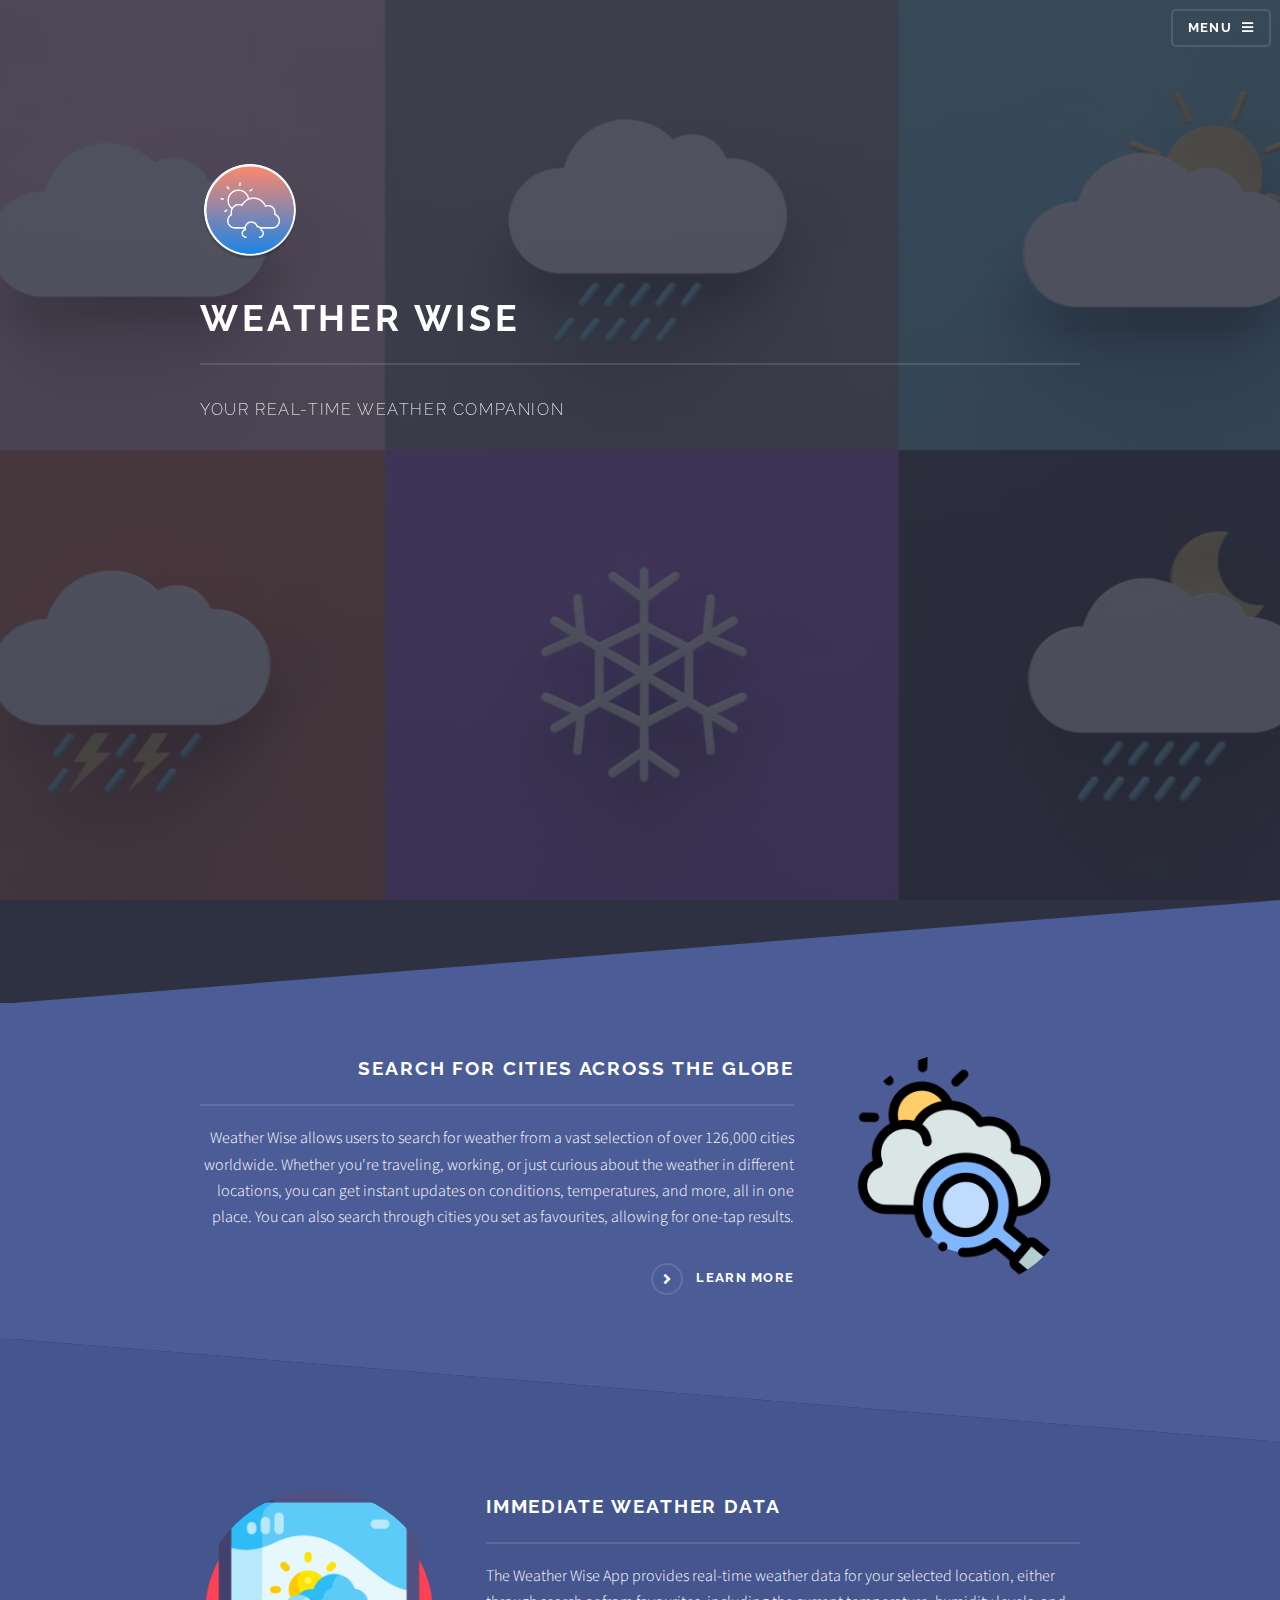
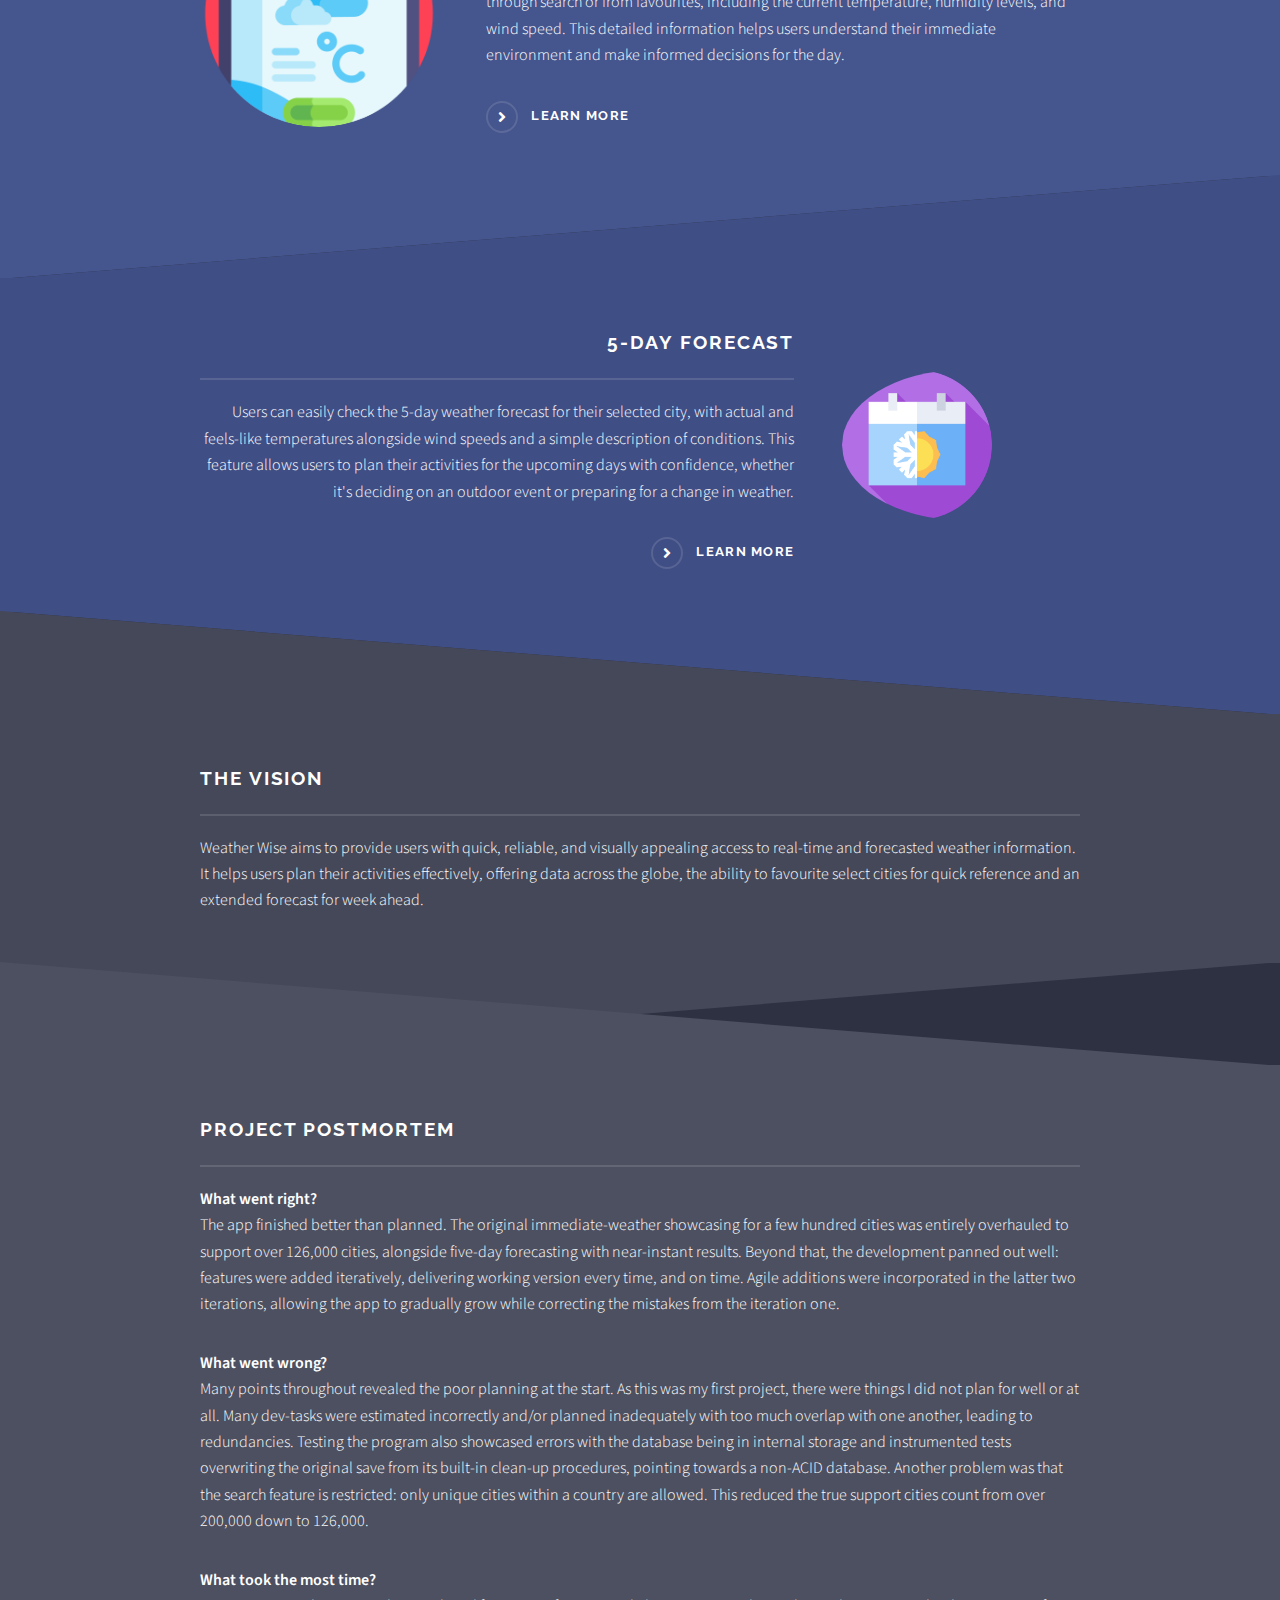
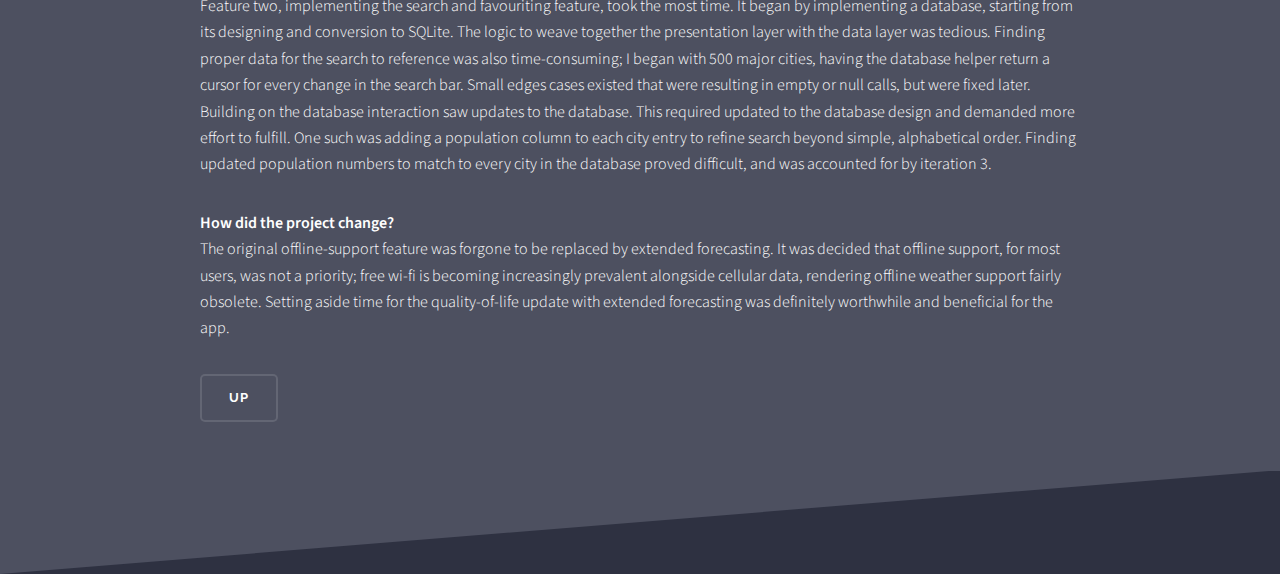
<file: docs/index.html>
<!DOCTYPE HTML>
<!--
	Solid State by HTML5 UP
	html5up.net | @ajlkn
	Free for personal and commercial use under the CCA 3.0 license (html5up.net/license)
-->
<html>
	<head>
		<title>Weather Wise</title>
		<meta charset="utf-8" />
		<meta name="viewport" content="width=device-width, initial-scale=1, user-scalable=no" />
		<link rel="stylesheet" href="weather-wise-website/assets/css/main.css" />
		<noscript><link rel="stylesheet" href="weather-wise-website/assets/css/noscript.css" /></noscript>
	</head>
	<body class="is-preload">

		<!-- Page Wrapper -->
			<div id="page-wrapper">

				<!-- Header -->
					<header id="header" class="alt">
						<h1><a href="index.html">Weather Wise</a></h1>
						<nav>
							<a href="#menu">Menu</a>
						</nav>
					</header>

				<!-- Menu -->
					<nav id="menu">
						<div class="inner">
							<h2>Menu</h2>
							<ul class="links">
								<li><a href="index.html">Home</a></li>
								<li><a href="weather-wise-website/searching.html">Searching</a></li>
								<li><a href="weather-wise-website/immediate-weather.html">Immediate Weather</a></li>
								<li><a href="weather-wise-website/extended-forecast.html">Extended Forecast</a></li>
							</ul>
							<a href="#" class="close">Close</a>
						</div>
					</nav>

				<!-- Banner -->
					<section id="banner">
						<div class="inner">
							<div class="logo">
								<img src="weather-wise-website/images/logo.png" alt="Weather Wise Logo" style="width: 100px; height: auto;" />
							</div>
							<h2>Weather Wise</h2>
							<p>Your real-time weather companion</p>
						</div>
					</section>

				<!-- Wrapper -->
					<section id="wrapper">

						<!-- One -->
							<section id="one" class="wrapper spotlight style1">
								<div class="inner">
									<a href="#" class="image"><img src="weather-wise-website/images/citySearch.png" alt="Search Icon" /></a>
									<div class="content">
										<h2 class="major">Search for cities across the globe</h2>
										<p>
											Weather Wise allows users to search for weather from a vast selection of over 126,000 cities 
											worldwide. Whether you're traveling, working, or just curious about the weather in different 
											locations, you can get instant updates on conditions, temperatures, and more, all in one 
											place. You can also search through cities you set as favourites, allowing for one-tap results.
										</p>
										<a href="weather-wise-website/searching.html" class="special">Learn more</a>
									</div>
								</div>
							</section>

						<!-- Two -->
							<section id="two" class="wrapper alt spotlight style2">
								<div class="inner">
									<a href="#" class="image"><img src="weather-wise-website/images/immediateWeather.png" alt="Weather Icon" /></a>
									<div class="content">
										<h2 class="major">Immediate weather data</h2>
										<p>The Weather Wise App provides real-time weather data for your selected location, either through search or from favourites, including the current temperature, humidity levels, and wind speed. This detailed information helps users understand their immediate environment and make informed decisions for the day.</p>
										<a href="weather-wise-website/immediate-weather.html" class="special">Learn more</a>
									</div>
								</div>
							</section>

						<!-- Three -->
							<section id="three" class="wrapper spotlight style3">
								<div class="inner">
									<a href="#" class="image"><img src="weather-wise-website/images/extendedForecast2.png" alt="Forecast Icon" style="width: 150px; height: auto;"/></a>
									<div class="content">
										<h2 class="major">5-day forecast</h2>
										<p>Users can easily check the 5-day weather forecast for their selected city, with actual and feels-like temperatures alongside wind speeds and a simple description of conditions. This feature allows users to plan their activities for the upcoming days with confidence, whether it's deciding on an outdoor event or preparing for a change in weather.</p>
										<a href="weather-wise-website/extended-forecast.html" class="special">Learn more</a>
									</div>
								</div>
							</section>

						<!-- Four -->
							<section id="four" class="wrapper alt style4">
								<div class="inner">
									<h2 class="major">THE VISION</h2>
									<p>Weather Wise aims to provide users with quick, reliable, and visually appealing access to real-time and forecasted weather information. It helps users plan their activities effectively, offering data across the globe, the ability to favourite select cities for quick reference and an extended forecast for week ahead.</p>
								</div>
							</section>
					</section>

						<!-- Five -->
							<section id="five" class="wrapper alt style5">
								<div class="inner">
									<h2 class="major">PROJECT POSTMORTEM</h2>
									<p><strong>What went right?</strong><br>
										The app finished better than planned. The original immediate-weather showcasing for a few hundred cities was entirely overhauled to 
										support over 126,000 cities, alongside five-day forecasting with near-instant results. Beyond that, the development panned out well: 
										features were added iteratively, delivering working version every time, and on time. Agile additions were incorporated in the latter two 
										iterations, allowing the app to gradually grow while correcting the mistakes from the iteration one.
									<p><strong>What went wrong?</strong><br>
										Many points throughout revealed the poor planning at the start. As this was my first project, there were things I did not plan for well or at
										all. Many dev-tasks were estimated incorrectly and/or planned inadequately with too much overlap with one another, leading to 
										redundancies. Testing the program also showcased errors with the database being in internal storage and instrumented tests overwriting 
										the original save from its built-in clean-up procedures, pointing towards a non-ACID database. Another problem was that the search 
										feature is restricted: only unique cities within a country are allowed. This reduced the true support cities count from over 200,000 down to 
										126,000. 
									</p>
									<p><strong>What took the most time?</strong><br>
										Feature two, implementing the search and favouriting feature, took the most time. It began by implementing a database, starting from its
										designing and conversion to SQLite. The logic to weave together the presentation layer with the data layer was tedious. Finding proper 
										data for the search to reference was also time-consuming; I began with 500 major cities, having the database helper return a cursor for 
										every change in the search bar. Small edges cases existed that were resulting in empty or null calls, but were fixed later. Building on the 
										database interaction saw updates to the database. This required updated to the database design and demanded more effort to fulfill. 
										One such was adding a population column to each city entry to refine search beyond simple, alphabetical order. Finding updated 
										population numbers to match to every city in the database proved difficult, and was accounted for by iteration 3.
									</p>
									<p><strong>How did the project change?</strong><br>
										The original offline-support feature was forgone to be replaced by extended forecasting. It was decided that offline support, for most 
										users, was not a priority; free wi-fi is becoming increasingly prevalent alongside cellular data, rendering offline weather support fairly
										obsolete. Setting aside time for the quality-of-life update with extended forecasting was definitely worthwhile and beneficial for the app.
									</p>
									<ul class="actions">
										<li><a href="#" class="button">UP</a></li>
									</ul>
								</div>
							</section>
					</section>		
			</div>

		<!-- Scripts -->
			<script src="weather-wise-website/assets/js/jquery.min.js"></script>
			<script src="weather-wise-website/assets/js/jquery.scrollex.min.js"></script>
			<script src="weather-wise-website/assets/js/browser.min.js"></script>
			<script src="weather-wise-website/assets/js/breakpoints.min.js"></script>
			<script src="weather-wise-website/assets/js/util.js"></script>
			<script src="weather-wise-website/assets/js/main.js"></script>

	</body>
</html>
</file>
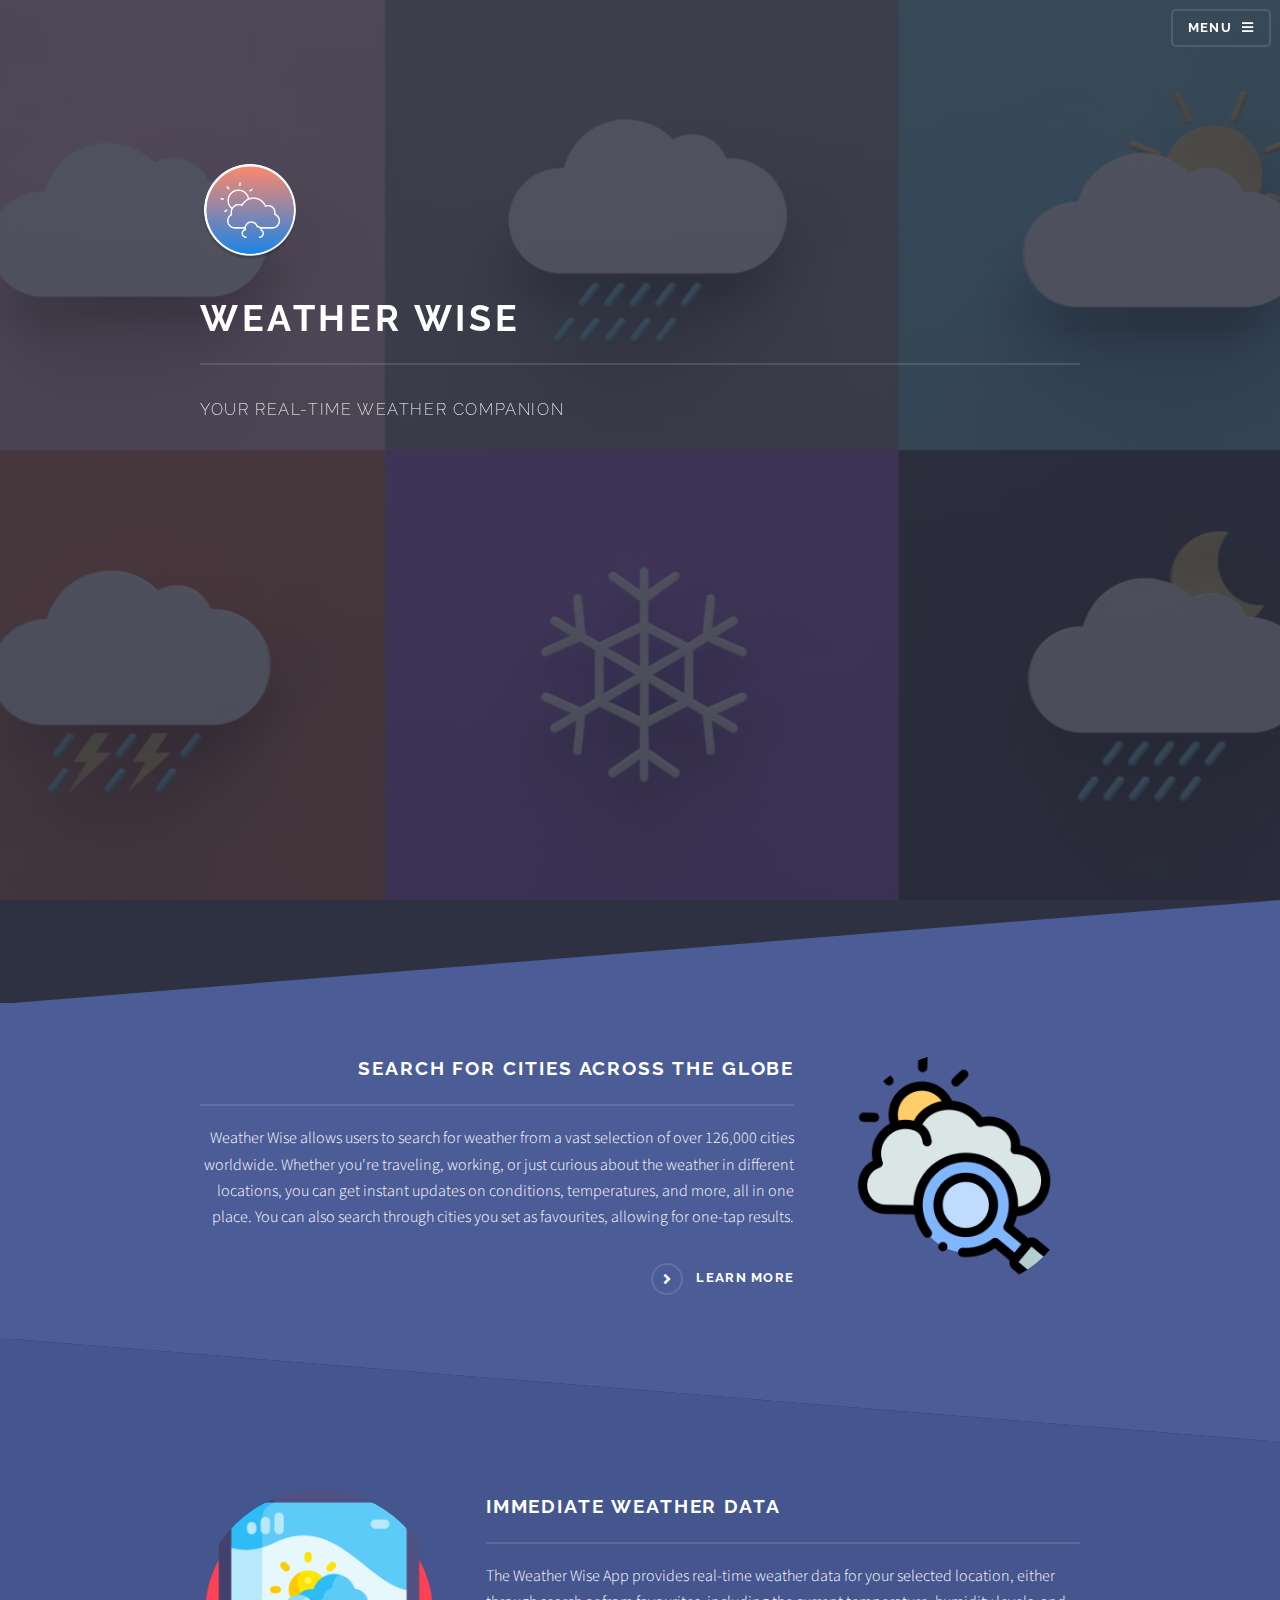
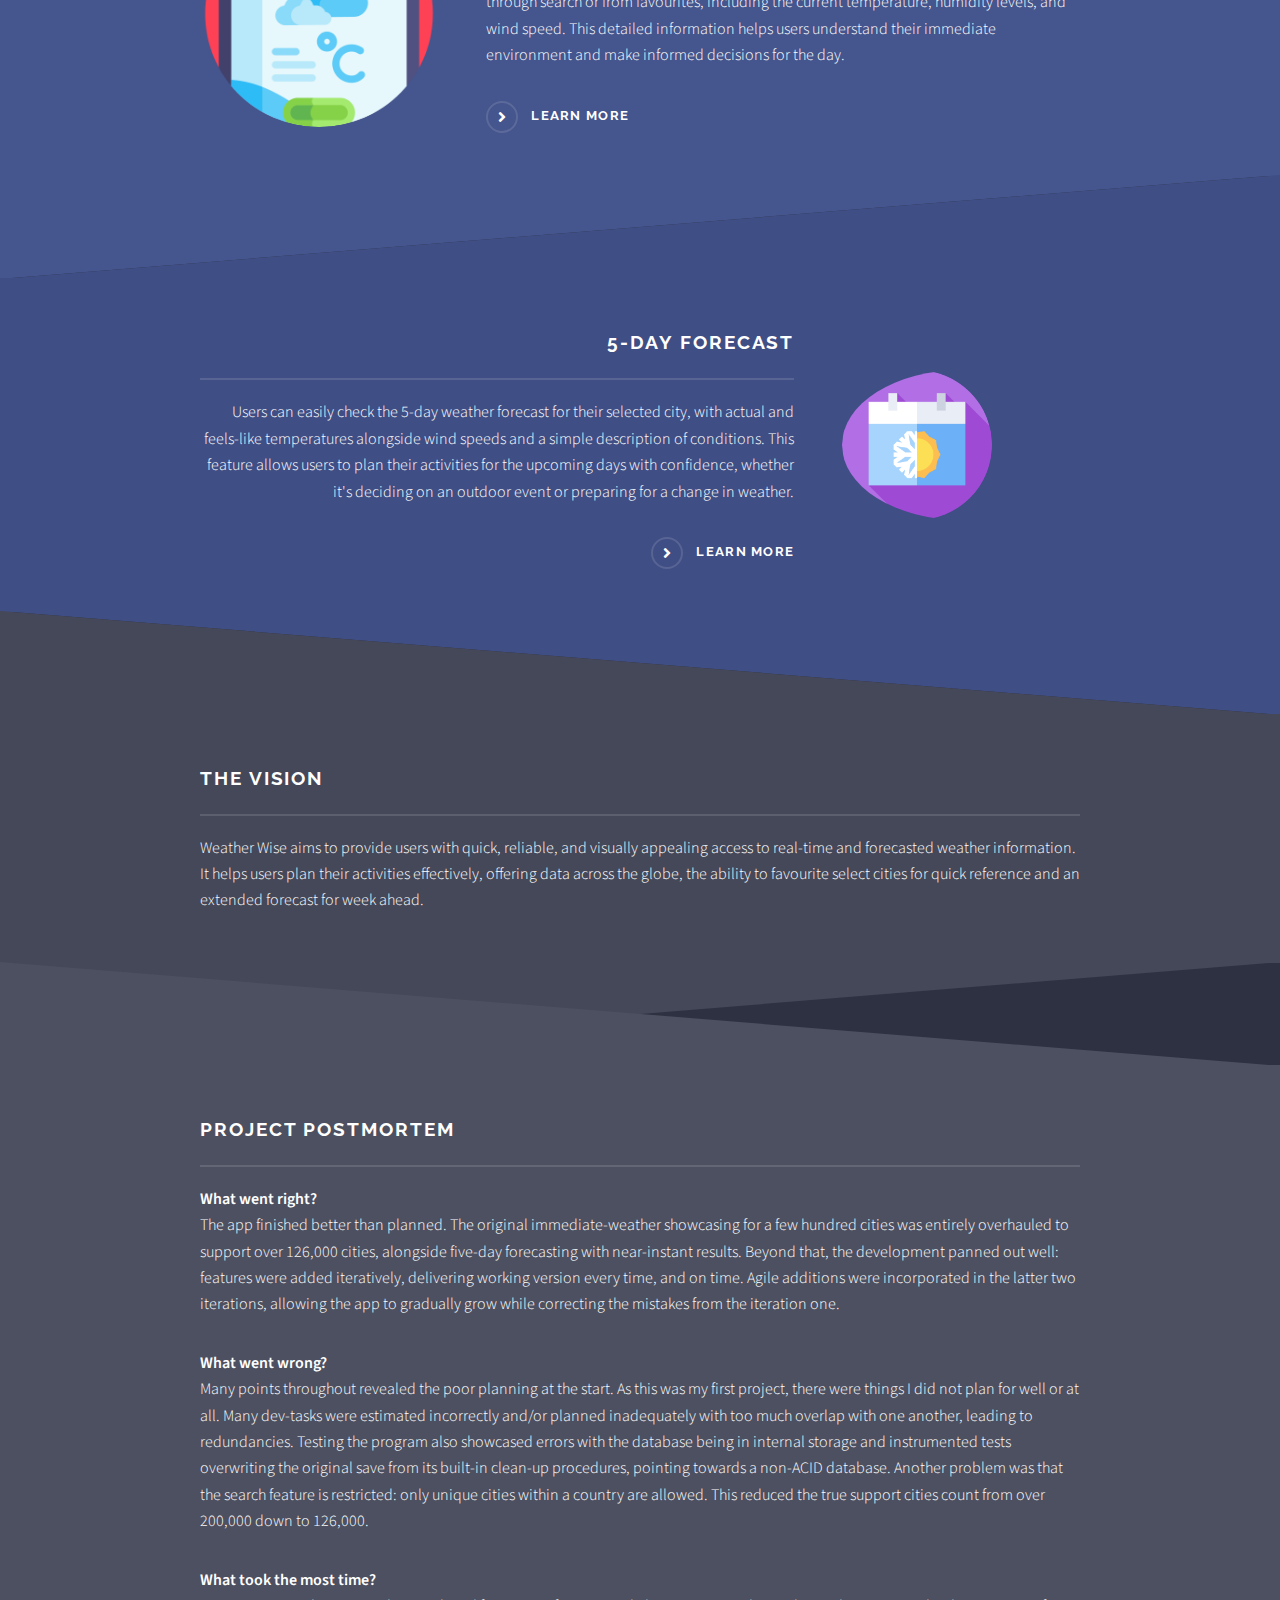
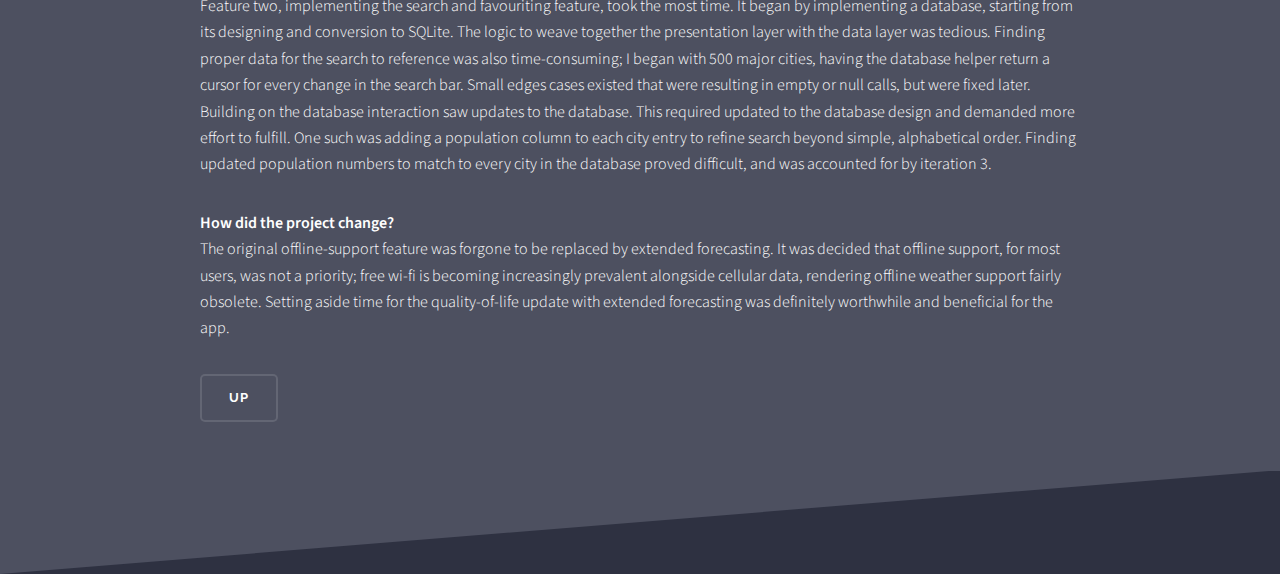
<file: weather-wise-website/index.html>
<!DOCTYPE HTML>
<!--
	Solid State by HTML5 UP
	html5up.net | @ajlkn
	Free for personal and commercial use under the CCA 3.0 license (html5up.net/license)
-->
<html>
	<head>
		<title>Weather Wise</title>
		<meta charset="utf-8" />
		<meta name="viewport" content="width=device-width, initial-scale=1, user-scalable=no" />
		<link rel="stylesheet" href="assets/css/main.css" />
		<noscript><link rel="stylesheet" href="assets/css/noscript.css" /></noscript>
	</head>
	<body class="is-preload">

		<!-- Page Wrapper -->
			<div id="page-wrapper">

				<!-- Header -->
					<header id="header" class="alt">
						<h1><a href="index.html">Weather Wise</a></h1>
						<nav>
							<a href="#menu">Menu</a>
						</nav>
					</header>

				<!-- Menu -->
					<nav id="menu">
						<div class="inner">
							<h2>Menu</h2>
							<ul class="links">
								<li><a href="index.html">Home</a></li>
								<li><a href="searching.html">Searching</a></li>
								<li><a href="immediate-weather.html">Immediate Weather</a></li>
								<li><a href="extended-forecast.html">Extended Forecast</a></li>
							</ul>
							<a href="#" class="close">Close</a>
						</div>
					</nav>

				<!-- Banner -->
					<section id="banner">
						<div class="inner">
							<div class="logo">
								<img src="images/logo.png" alt="Weather Wise Logo" style="width: 100px; height: auto;" />
							</div>
							<h2>Weather Wise</h2>
							<p>Your real-time weather companion</p>
						</div>
					</section>

				<!-- Wrapper -->
					<section id="wrapper">

						<!-- One -->
							<section id="one" class="wrapper spotlight style1">
								<div class="inner">
									<a href="#" class="image"><img src="images/citySearch.png" alt="Search Icon" /></a>
									<div class="content">
										<h2 class="major">Search for cities across the globe</h2>
										<p>
											Weather Wise allows users to search for weather from a vast selection of over 126,000 cities 
											worldwide. Whether you're traveling, working, or just curious about the weather in different 
											locations, you can get instant updates on conditions, temperatures, and more, all in one 
											place. You can also search through cities you set as favourites, allowing for one-tap results.
										</p>
										<a href="searching.html" class="special">Learn more</a>
									</div>
								</div>
							</section>

						<!-- Two -->
							<section id="two" class="wrapper alt spotlight style2">
								<div class="inner">
									<a href="#" class="image"><img src="images/immediateWeather.png" alt="Weather Icon" /></a>
									<div class="content">
										<h2 class="major">Immediate weather data</h2>
										<p>The Weather Wise App provides real-time weather data for your selected location, either through search or from favourites, including the current temperature, humidity levels, and wind speed. This detailed information helps users understand their immediate environment and make informed decisions for the day.</p>
										<a href="immediate-weather.html" class="special">Learn more</a>
									</div>
								</div>
							</section>

						<!-- Three -->
							<section id="three" class="wrapper spotlight style3">
								<div class="inner">
									<a href="#" class="image"><img src="images/extendedForecast2.png" alt="Forecast Icon" style="width: 150px; height: auto;"/></a>
									<div class="content">
										<h2 class="major">5-day forecast</h2>
										<p>Users can easily check the 5-day weather forecast for their selected city, with actual and feels-like temperatures alongside wind speeds and a simple description of conditions. This feature allows users to plan their activities for the upcoming days with confidence, whether it's deciding on an outdoor event or preparing for a change in weather.</p>
										<a href="extended-forecast.html" class="special">Learn more</a>
									</div>
								</div>
							</section>

						<!-- Four -->
							<section id="four" class="wrapper alt style4">
								<div class="inner">
									<h2 class="major">THE VISION</h2>
									<p>Weather Wise aims to provide users with quick, reliable, and visually appealing access to real-time and forecasted weather information. It helps users plan their activities effectively, offering data across the globe, the ability to favourite select cities for quick reference and an extended forecast for week ahead.</p>
								</div>
							</section>
					</section>

						<!-- Five -->
							<section id="five" class="wrapper alt style5">
								<div class="inner">
									<h2 class="major">PROJECT POSTMORTEM</h2>
									<p><strong>What went right?</strong><br>
										The app finished better than planned. The original immediate-weather showcasing for a few hundred cities was entirely overhauled to 
										support over 126,000 cities, alongside five-day forecasting with near-instant results. Beyond that, the development panned out well: 
										features were added iteratively, delivering working version every time, and on time. Agile additions were incorporated in the latter two 
										iterations, allowing the app to gradually grow while correcting the mistakes from the iteration one.
									<p><strong>What went wrong?</strong><br>
										Many points throughout revealed the poor planning at the start. As this was my first project, there were things I did not plan for well or at
										all. Many dev-tasks were estimated incorrectly and/or planned inadequately with too much overlap with one another, leading to 
										redundancies. Testing the program also showcased errors with the database being in internal storage and instrumented tests overwriting 
										the original save from its built-in clean-up procedures, pointing towards a non-ACID database. Another problem was that the search 
										feature is restricted: only unique cities within a country are allowed. This reduced the true support cities count from over 200,000 down to 
										126,000. 
									</p>
									<p><strong>What took the most time?</strong><br>
										Feature two, implementing the search and favouriting feature, took the most time. It began by implementing a database, starting from its
										designing and conversion to SQLite. The logic to weave together the presentation layer with the data layer was tedious. Finding proper 
										data for the search to reference was also time-consuming; I began with 500 major cities, having the database helper return a cursor for 
										every change in the search bar. Small edges cases existed that were resulting in empty or null calls, but were fixed later. Building on the 
										database interaction saw updates to the database. This required updated to the database design and demanded more effort to fulfill. 
										One such was adding a population column to each city entry to refine search beyond simple, alphabetical order. Finding updated 
										population numbers to match to every city in the database proved difficult, and was accounted for by iteration 3.
									</p>
									<p><strong>How did the project change?</strong><br>
										The original offline-support feature was forgone to be replaced by extended forecasting. It was decided that offline support, for most 
										users, was not a priority; free wi-fi is becoming increasingly prevalent alongside cellular data, rendering offline weather support fairly
										obsolete. Setting aside time for the quality-of-life update with extended forecasting was definitely worthwhile and beneficial for the app.
									</p>
									<ul class="actions">
										<li><a href="#" class="button">UP</a></li>
									</ul>
								</div>
							</section>
					</section>		
			</div>

		<!-- Scripts -->
			<script src="assets/js/jquery.min.js"></script>
			<script src="assets/js/jquery.scrollex.min.js"></script>
			<script src="assets/js/browser.min.js"></script>
			<script src="assets/js/breakpoints.min.js"></script>
			<script src="assets/js/util.js"></script>
			<script src="assets/js/main.js"></script>

	</body>
</html>
</file>
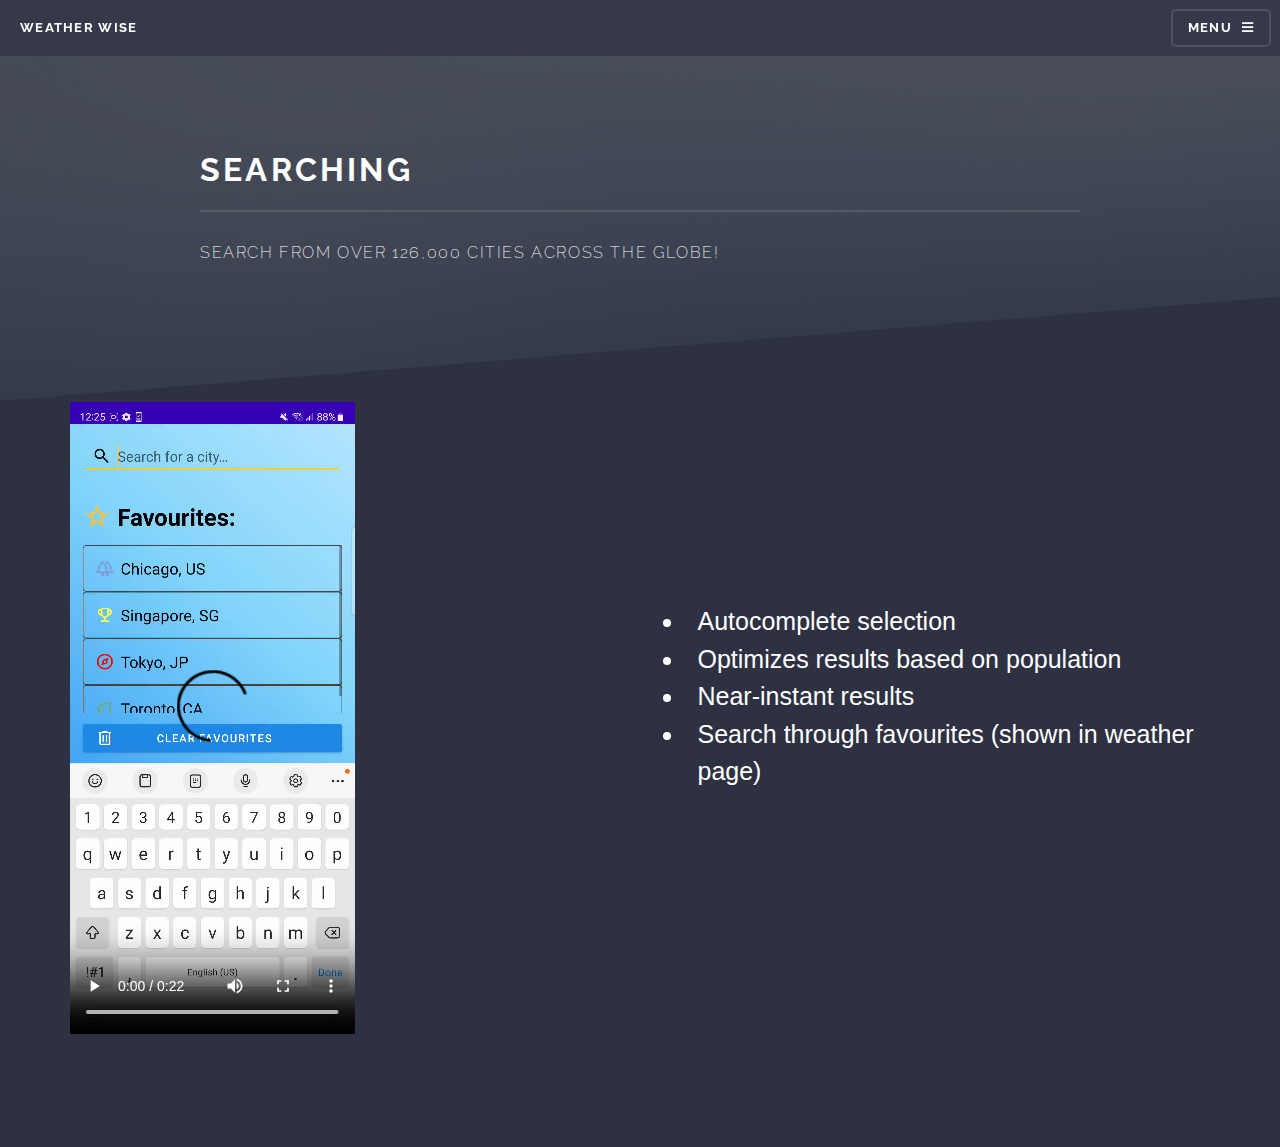
<file: docs/searching.html>
<!DOCTYPE HTML>
<!--
	Solid State by HTML5 UP
	html5up.net | @ajlkn
	Free for personal and commercial use under the CCA 3.0 license (html5up.net/license)
-->
<html>
	<head>
		<title>City Searching</title>
		<meta charset="utf-8" />
		<meta name="viewport" content="width=device-width, initial-scale=1, user-scalable=no" />
		<link rel="stylesheet" href="assets/css/main.css" />
		<noscript><link rel="stylesheet" href="assets/css/noscript.css" /></noscript>
	</head>
	<body class="is-preload">

		<!-- Page Wrapper -->
			<div id="page-wrapper">

				<!-- Header -->
					<header id="header">
						<h1><a href="index.html">WEATHER WISE</a></h1>
						<nav>
							<a href="#menu">Menu</a>
						</nav>
					</header>

				<!-- Menu -->
					<nav id="menu">
						<div class="inner">
							<h2>Menu</h2>
							<ul class="links">
								<li><a href="index.html">Home</a></li>
								<li><a href="searching.html">Searching</a></li>
								<li><a href="immediate-weather.html">Immediate Weather</a></li>
								<li><a href="extended-forecast.html">Extended Forecast</a></li>
							</ul>
							<a href="#" class="close">Close</a>
						</div>
					</nav>

				<!-- Wrapper -->
					<section id="wrapper">
						<header>
							<div class="inner">
								<h2>SEARCHING</h2>
								<p>Search from over 126,000 cities across the globe!</p>
							</div>
						</header>

						<!-- Content -->
							<div class="wrapper">
								<!DOCTYPE html>
<html lang="en">
<head>
    <meta charset="UTF-8">
    <meta name="viewport" content="width=device-width, initial-scale=1.0">
    <title>Video on Right</title>
    <style>
        .container {
            display: flex;
            align-items: center;
            justify-content: center;
            gap: 20px; /* Space between video and text */
            margin: 20px;
        }

        .text-container {
            flex: 1;
            font-family: Arial, sans-serif;
            font-size: 25px;
            line-height: 1.5;
        }

        .text-container h2 {
            font-size: 24px;
            margin-bottom: 10px;
        }
		
		.video-container {
            max-width: 50%; /* Adjust video size */
            padding-left: 50px;
        }

		@media (max-width: 768px) {
            .container {
                flex-direction: column; /* Stack elements vertically on smaller screens */
            }
            .video-container {
                width: 100%; /* Make video full width on smaller screens */
                padding-left: 0;
            }
        }
    </style>
</head>
<body>
    <div class="container">
        <!-- Video Section -->
        <div class="video-container">
            <video width="50%" controls>
                <source src="videos/searchCities.mp4" type="video/mp4">
                Your browser does not support the video tag.
            </video>
        </div>

        <!-- Text Section -->
        <div class="text-container">
				<ul>
					<li>Autocomplete selection</li>
					<li>Optimizes results based on population</li>
					<li>Near-instant results</li>
					<li>Search through favourites (shown in weather page)</li>
				</ul>
        </div>
    </div>
</body>
</html>


							</div>
					</section>
			</div>

		<!-- Scripts -->
			<script src="assets/js/jquery.min.js"></script>
			<script src="assets/js/jquery.scrollex.min.js"></script>
			<script src="assets/js/browser.min.js"></script>
			<script src="assets/js/breakpoints.min.js"></script>
			<script src="assets/js/util.js"></script>
			<script src="assets/js/main.js"></script>

	</body>
</html>
</file>
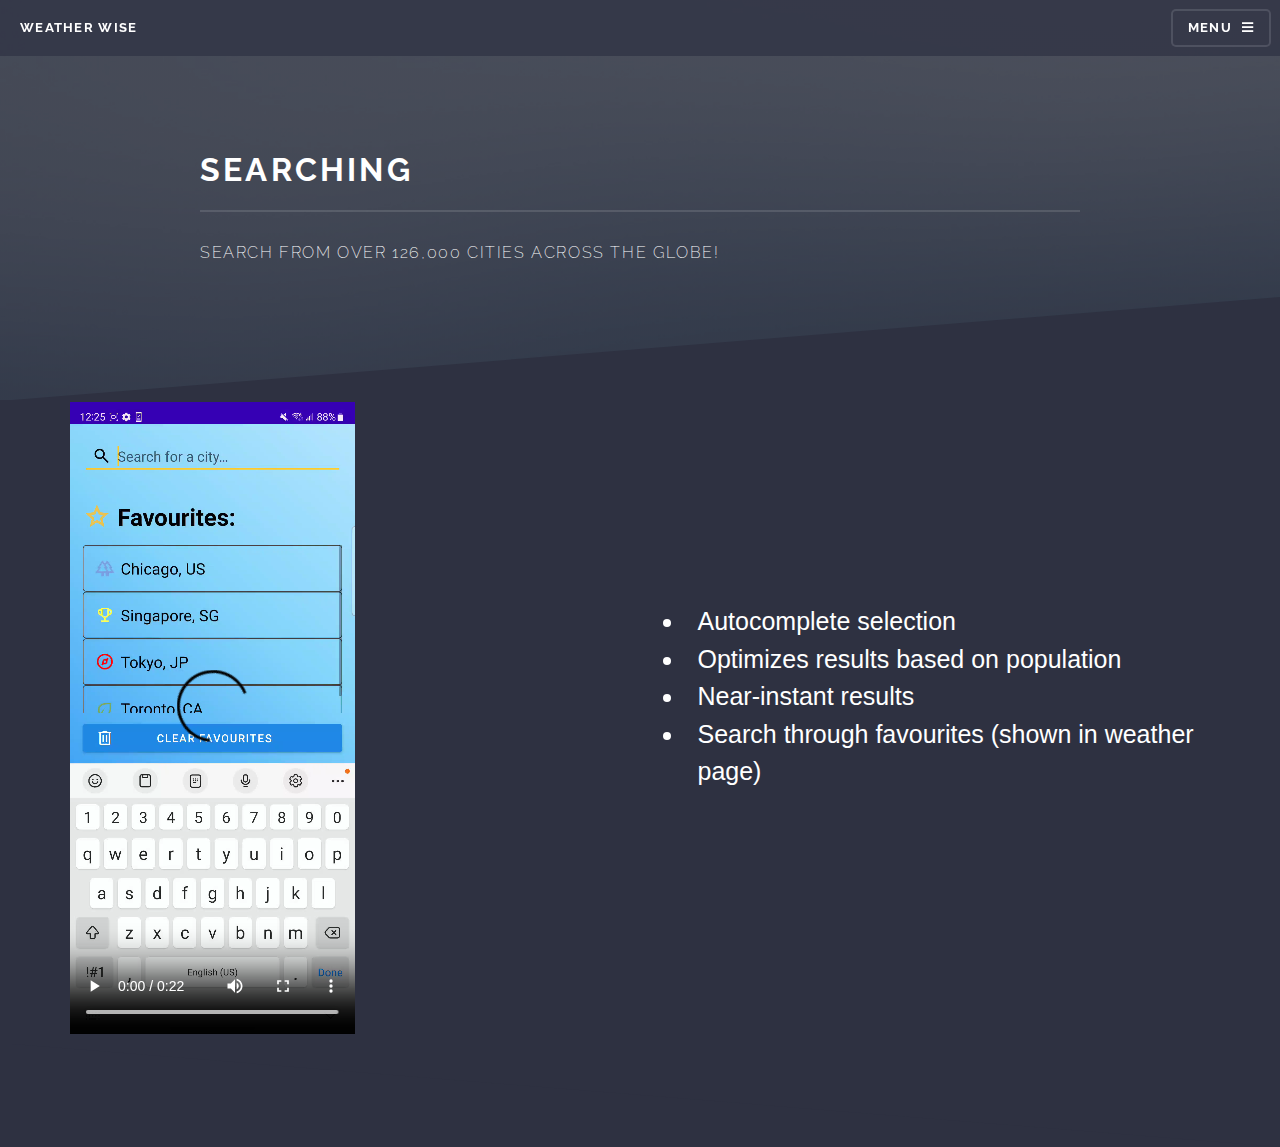
<file: docs/weather-wise-website/searching.html>
<!DOCTYPE HTML>
<!--
	Solid State by HTML5 UP
	html5up.net | @ajlkn
	Free for personal and commercial use under the CCA 3.0 license (html5up.net/license)
-->
<html>
	<head>
		<title>City Searching</title>
		<meta charset="utf-8" />
		<meta name="viewport" content="width=device-width, initial-scale=1, user-scalable=no" />
		<link rel="stylesheet" href="assets/css/main.css" />
		<noscript><link rel="stylesheet" href="assets/css/noscript.css" /></noscript>
	</head>
	<body class="is-preload">

		<!-- Page Wrapper -->
			<div id="page-wrapper">

				<!-- Header -->
					<header id="header">
						<h1><a href="../index.html">WEATHER WISE</a></h1>
						<nav>
							<a href="#menu">Menu</a>
						</nav>
					</header>

				<!-- Menu -->
					<nav id="menu">
						<div class="inner">
							<h2>Menu</h2>
							<ul class="links">
								<li><a href="../index.html">Home</a></li>
								<li><a href="searching.html">Searching</a></li>
								<li><a href="immediate-weather.html">Immediate Weather</a></li>
								<li><a href="extended-forecast.html">Extended Forecast</a></li>
							</ul>
							<a href="#" class="close">Close</a>
						</div>
					</nav>

				<!-- Wrapper -->
					<section id="wrapper">
						<header>
							<div class="inner">
								<h2>SEARCHING</h2>
								<p>Search from over 126,000 cities across the globe!</p>
							</div>
						</header>

						<!-- Content -->
							<div class="wrapper">
								<!DOCTYPE html>
<html lang="en">
<head>
    <meta charset="UTF-8">
    <meta name="viewport" content="width=device-width, initial-scale=1.0">
    <title>Video on Right</title>
    <style>
        .container {
            display: flex;
            align-items: center;
            justify-content: center;
            gap: 20px; /* Space between video and text */
            margin: 20px;
        }

        .text-container {
            flex: 1;
            font-family: Arial, sans-serif;
            font-size: 25px;
            line-height: 1.5;
        }

        .text-container h2 {
            font-size: 24px;
            margin-bottom: 10px;
        }
		
		.video-container {
            max-width: 50%; /* Adjust video size */
            padding-left: 50px;
        }

		@media (max-width: 768px) {
            .container {
                flex-direction: column; /* Stack elements vertically on smaller screens */
            }
            .video-container {
                width: 100%; /* Make video full width on smaller screens */
                padding-left: 0;
            }
        }
    </style>
</head>
<body>
    <div class="container">
        <!-- Video Section -->
        <div class="video-container">
            <video width="50%" controls>
                <source src="videos/searchCities.mp4" type="video/mp4">
                Your browser does not support the video tag.
            </video>
        </div>

        <!-- Text Section -->
        <div class="text-container">
				<ul>
					<li>Autocomplete selection</li>
					<li>Optimizes results based on population</li>
					<li>Near-instant results</li>
					<li>Search through favourites (shown in weather page)</li>
				</ul>
        </div>
    </div>
</body>
</html>


							</div>
					</section>
			</div>

		<!-- Scripts -->
			<script src="assets/js/jquery.min.js"></script>
			<script src="assets/js/jquery.scrollex.min.js"></script>
			<script src="assets/js/browser.min.js"></script>
			<script src="assets/js/breakpoints.min.js"></script>
			<script src="assets/js/util.js"></script>
			<script src="assets/js/main.js"></script>

	</body>
</html>
</file>
<file: docs/weather-wise-website/assets/css/noscript.css>
/*
	Solid State by HTML5 UP
	html5up.net | @ajlkn
	Free for personal and commercial use under the CCA 3.0 license (html5up.net/license)
*/

/* Banner */

	body.is-preload #banner .logo {
		-moz-transform: none;
		-webkit-transform: none;
		-ms-transform: none;
		transform: none;
		opacity: 1;
	}

	body.is-preload #banner h2 {
		opacity: 1;
		-moz-transform: none;
		-webkit-transform: none;
		-ms-transform: none;
		transform: none;
		-moz-filter: none;
		-webkit-filter: none;
		-ms-filter: none;
		filter: none;
	}

	body.is-preload #banner p {
		opacity: 01;
		-moz-transform: none;
		-webkit-transform: none;
		-ms-transform: none;
		transform: none;
		-moz-filter: none;
		-webkit-filter: none;
		-ms-filter: none;
		filter: none;
	}
</file>
<file: weather-wise-website/assets/css/noscript.css>
/*
	Solid State by HTML5 UP
	html5up.net | @ajlkn
	Free for personal and commercial use under the CCA 3.0 license (html5up.net/license)
*/

/* Banner */

	body.is-preload #banner .logo {
		-moz-transform: none;
		-webkit-transform: none;
		-ms-transform: none;
		transform: none;
		opacity: 1;
	}

	body.is-preload #banner h2 {
		opacity: 1;
		-moz-transform: none;
		-webkit-transform: none;
		-ms-transform: none;
		transform: none;
		-moz-filter: none;
		-webkit-filter: none;
		-ms-filter: none;
		filter: none;
	}

	body.is-preload #banner p {
		opacity: 01;
		-moz-transform: none;
		-webkit-transform: none;
		-ms-transform: none;
		transform: none;
		-moz-filter: none;
		-webkit-filter: none;
		-ms-filter: none;
		filter: none;
	}
</file>
<file: docs/assets/css/noscript.css>
/*
	Solid State by HTML5 UP
	html5up.net | @ajlkn
	Free for personal and commercial use under the CCA 3.0 license (html5up.net/license)
*/

/* Banner */

	body.is-preload #banner .logo {
		-moz-transform: none;
		-webkit-transform: none;
		-ms-transform: none;
		transform: none;
		opacity: 1;
	}

	body.is-preload #banner h2 {
		opacity: 1;
		-moz-transform: none;
		-webkit-transform: none;
		-ms-transform: none;
		transform: none;
		-moz-filter: none;
		-webkit-filter: none;
		-ms-filter: none;
		filter: none;
	}

	body.is-preload #banner p {
		opacity: 01;
		-moz-transform: none;
		-webkit-transform: none;
		-ms-transform: none;
		transform: none;
		-moz-filter: none;
		-webkit-filter: none;
		-ms-filter: none;
		filter: none;
	}
</file>
<file: docs/weather-wise-website/assets/css/main.css>
@import url(fontawesome-all.min.css);
@import url("https://fonts.googleapis.com/css?family=Raleway:200,700|Source+Sans+Pro:300,600,300italic,600italic");

/*
	Solid State by HTML5 UP
	html5up.net | @ajlkn
	Free for personal and commercial use under the CCA 3.0 license (html5up.net/license)
*/

html, body, div, span, applet, object,
iframe, h1, h2, h3, h4, h5, h6, p, blockquote,
pre, a, abbr, acronym, address, big, cite,
code, del, dfn, em, img, ins, kbd, q, s, samp,
small, strike, strong, sub, sup, tt, var, b,
u, i, center, dl, dt, dd, ol, ul, li, fieldset,
form, label, legend, table, caption, tbody,
tfoot, thead, tr, th, td, article, aside,
canvas, details, embed, figure, figcaption,
footer, header, hgroup, menu, nav, output, ruby,
section, summary, time, mark, audio, video {
	margin: 0;
	padding: 0;
	border: 0;
	font-size: 100%;
	font: inherit;
	vertical-align: baseline;}

article, aside, details, figcaption, figure,
footer, header, hgroup, menu, nav, section {
	display: block;}

body {
	line-height: 1;
}

ol, ul {
	list-style: none;
}

blockquote, q {
	quotes: none;
}

	blockquote:before, blockquote:after, q:before, q:after {
		content: '';
		content: none;
	}

table {
	border-collapse: collapse;
	border-spacing: 0;
}

body {
	-webkit-text-size-adjust: none;
}

mark {
	background-color: transparent;
	color: inherit;
}

input::-moz-focus-inner {
	border: 0;
	padding: 0;
}

input, select, textarea {
	-moz-appearance: none;
	-webkit-appearance: none;
	-ms-appearance: none;
	appearance: none;
}

/* Basic */

	@-ms-viewport {
		width: device-width;
	}

	body {
		-ms-overflow-style: scrollbar;
	}

	@media screen and (max-width: 480px) {

		html, body {
			min-width: 320px;
		}

	}

	html {
		box-sizing: border-box;
	}

	*, *:before, *:after {
		box-sizing: inherit;
	}

	body {
		background-color: #2e3141;
		background-image: linear-gradient(to top, rgba(46, 49, 65, 0.8), rgba(46, 49, 65, 0.8)), url("../../images/banner.jpg");
		background-size: auto,
 cover;
		background-attachment: fixed,
 fixed;
		background-position: center,
 center;
	}

		body.is-preload *, body.is-preload *:before, body.is-preload *:after {
			-moz-animation: none !important;
			-webkit-animation: none !important;
			-ms-animation: none !important;
			animation: none !important;
			-moz-transition: none !important;
			-webkit-transition: none !important;
			-ms-transition: none !important;
			transition: none !important;
		}

/* Type */

	body, input, select, textarea {
		color: #ffffff;
		font-family: "Source Sans Pro", Helvetica, sans-serif;
		font-size: 16.5pt;
		font-weight: 300;
		line-height: 1.65;
	}

		@media screen and (max-width: 1680px) {

			body, input, select, textarea {
				font-size: 13pt;
			}

		}

		@media screen and (max-width: 1280px) {

			body, input, select, textarea {
				font-size: 12pt;
			}

		}

		@media screen and (max-width: 980px) {

			body, input, select, textarea {
				font-size: 12pt;
			}

		}

		@media screen and (max-width: 736px) {

			body, input, select, textarea {
				font-size: 12pt;
			}

		}

		@media screen and (max-width: 480px) {

			body, input, select, textarea {
				font-size: 12pt;
			}

		}

	a {
		-moz-transition: color 0.2s ease-in-out, border-bottom-color 0.2s ease-in-out;
		-webkit-transition: color 0.2s ease-in-out, border-bottom-color 0.2s ease-in-out;
		-ms-transition: color 0.2s ease-in-out, border-bottom-color 0.2s ease-in-out;
		transition: color 0.2s ease-in-out, border-bottom-color 0.2s ease-in-out;
		border-bottom: dotted 1px rgba(255, 255, 255, 0.35);
		color: #ffffff;
		text-decoration: none;
	}

		a:hover {
			border-bottom-color: transparent;
			color: #ffffff !important;
		}

		a.special:not(.button) {
			text-decoration: none;
			border-bottom: 0;
			display: block;
			font-family: Raleway, Helvetica, sans-serif;
			font-size: 0.8em;
			font-weight: 700;
			letter-spacing: 0.1em;
			margin: 0 0 2em 0;
			text-transform: uppercase;
		}

			a.special:not(.button):before {
				-moz-osx-font-smoothing: grayscale;
				-webkit-font-smoothing: antialiased;
				display: inline-block;
				font-style: normal;
				font-variant: normal;
				text-rendering: auto;
				line-height: 1;
				text-transform: none !important;
				font-family: 'Font Awesome 5 Free';
				font-weight: 900;
			}

			a.special:not(.button):before {
				-moz-transition: background-color 0.2s ease-in-out;
				-webkit-transition: background-color 0.2s ease-in-out;
				-ms-transition: background-color 0.2s ease-in-out;
				transition: background-color 0.2s ease-in-out;
				border-radius: 100%;
				border: solid 2px rgba(255, 255, 255, 0.125);
				content: '\f105';
				display: inline-block;
				font-size: 1.25em;
				height: 2em;
				line-height: 1.75em;
				margin-right: 0.85em;
				text-align: center;
				text-indent: 0.15em;
				vertical-align: middle;
				width: 2em;
			}

			a.special:not(.button):hover:before {
				background-color: rgba(255, 255, 255, 0.025);
			}

			a.special:not(.button):active:before {
				background-color: rgba(255, 255, 255, 0.075);
			}

	strong, b {
		color: #ffffff;
		font-weight: 600;
	}

	em, i {
		font-style: italic;
	}

	p {
		margin: 0 0 2em 0;
	}

	h1, h2, h3, h4, h5, h6 {
		color: #ffffff;
		font-family: Raleway, Helvetica, sans-serif;
		font-weight: 700;
		letter-spacing: 0.1em;
		margin: 0 0 1em 0;
		text-transform: uppercase;
	}

		h1 a, h2 a, h3 a, h4 a, h5 a, h6 a {
			color: inherit;
			text-decoration: none;
			border-bottom: 0;
		}

		h1 span, h2 span, h3 span, h4 span, h5 span, h6 span {
			font-weight: 200;
		}

		h1.major, h2.major, h3.major, h4.major, h5.major, h6.major {
			padding-bottom: 1em;
			border-bottom: solid 2px rgba(255, 255, 255, 0.125);
		}

	h2 {
		font-size: 1.2em;
	}

	h3 {
		font-size: 0.9em;
	}

	h4 {
		font-size: 0.7em;
	}

	h5 {
		font-size: 0.7em;
	}

	h6 {
		font-size: 0.7em;
	}

	@media screen and (max-width: 736px) {

		h2 {
			font-size: 1em;
		}

		h3 {
			font-size: 0.8em;
		}

	}

	sub {
		font-size: 0.8em;
		position: relative;
		top: 0.5em;
	}

	sup {
		font-size: 0.8em;
		position: relative;
		top: -0.5em;
	}

	blockquote {
		border-left: solid 4px rgba(255, 255, 255, 0.125);
		font-style: italic;
		margin: 0 0 2em 0;
		padding: 0.5em 0 0.5em 2em;
	}

	code {
		background: rgba(255, 255, 255, 0.025);
		border-radius: 5px;
		border: solid 2px rgba(255, 255, 255, 0.125);
		font-family: "Courier New", monospace;
		font-size: 0.9em;
		margin: 0 0.25em;
		padding: 0.25em 0.65em;
	}

	pre {
		-webkit-overflow-scrolling: touch;
		font-family: "Courier New", monospace;
		font-size: 0.9em;
		margin: 0 0 2em 0;
	}

		pre code {
			display: block;
			line-height: 1.75em;
			padding: 1em 1.5em;
			overflow-x: auto;
		}

	hr {
		border: 0;
		border-bottom: solid 2px rgba(255, 255, 255, 0.125);
		margin: 2.5em 0;
	}

		hr.major {
			margin: 4em 0;
		}

	.align-left {
		text-align: left;
	}

	.align-center {
		text-align: center;
	}

	.align-right {
		text-align: right;
	}

/* Row */

	.row {
		display: flex;
		flex-wrap: wrap;
		box-sizing: border-box;
		align-items: stretch;
	}

		.row > * {
			box-sizing: border-box;
		}

		.row.gtr-uniform > * > :last-child {
			margin-bottom: 0;
		}

		.row.aln-left {
			justify-content: flex-start;
		}

		.row.aln-center {
			justify-content: center;
		}

		.row.aln-right {
			justify-content: flex-end;
		}

		.row.aln-top {
			align-items: flex-start;
		}

		.row.aln-middle {
			align-items: center;
		}

		.row.aln-bottom {
			align-items: flex-end;
		}

		.row > .imp {
			order: -1;
		}

		.row > .col-1 {
			width: 8.33333%;
		}

		.row > .off-1 {
			margin-left: 8.33333%;
		}

		.row > .col-2 {
			width: 16.66667%;
		}

		.row > .off-2 {
			margin-left: 16.66667%;
		}

		.row > .col-3 {
			width: 25%;
		}

		.row > .off-3 {
			margin-left: 25%;
		}

		.row > .col-4 {
			width: 33.33333%;
		}

		.row > .off-4 {
			margin-left: 33.33333%;
		}

		.row > .col-5 {
			width: 41.66667%;
		}

		.row > .off-5 {
			margin-left: 41.66667%;
		}

		.row > .col-6 {
			width: 50%;
		}

		.row > .off-6 {
			margin-left: 50%;
		}

		.row > .col-7 {
			width: 58.33333%;
		}

		.row > .off-7 {
			margin-left: 58.33333%;
		}

		.row > .col-8 {
			width: 66.66667%;
		}

		.row > .off-8 {
			margin-left: 66.66667%;
		}

		.row > .col-9 {
			width: 75%;
		}

		.row > .off-9 {
			margin-left: 75%;
		}

		.row > .col-10 {
			width: 83.33333%;
		}

		.row > .off-10 {
			margin-left: 83.33333%;
		}

		.row > .col-11 {
			width: 91.66667%;
		}

		.row > .off-11 {
			margin-left: 91.66667%;
		}

		.row > .col-12 {
			width: 100%;
		}

		.row > .off-12 {
			margin-left: 100%;
		}

		.row.gtr-0 {
			margin-top: 0;
			margin-left: 0em;
		}

			.row.gtr-0 > * {
				padding: 0 0 0 0em;
			}

			.row.gtr-0.gtr-uniform {
				margin-top: 0em;
			}

				.row.gtr-0.gtr-uniform > * {
					padding-top: 0em;
				}

		.row.gtr-25 {
			margin-top: 0;
			margin-left: -0.4375em;
		}

			.row.gtr-25 > * {
				padding: 0 0 0 0.4375em;
			}

			.row.gtr-25.gtr-uniform {
				margin-top: -0.4375em;
			}

				.row.gtr-25.gtr-uniform > * {
					padding-top: 0.4375em;
				}

		.row.gtr-50 {
			margin-top: 0;
			margin-left: -0.875em;
		}

			.row.gtr-50 > * {
				padding: 0 0 0 0.875em;
			}

			.row.gtr-50.gtr-uniform {
				margin-top: -0.875em;
			}

				.row.gtr-50.gtr-uniform > * {
					padding-top: 0.875em;
				}

		.row {
			margin-top: 0;
			margin-left: -1.75em;
		}

			.row > * {
				padding: 0 0 0 1.75em;
			}

			.row.gtr-uniform {
				margin-top: -1.75em;
			}

				.row.gtr-uniform > * {
					padding-top: 1.75em;
				}

		.row.gtr-150 {
			margin-top: 0;
			margin-left: -2.625em;
		}

			.row.gtr-150 > * {
				padding: 0 0 0 2.625em;
			}

			.row.gtr-150.gtr-uniform {
				margin-top: -2.625em;
			}

				.row.gtr-150.gtr-uniform > * {
					padding-top: 2.625em;
				}

		.row.gtr-200 {
			margin-top: 0;
			margin-left: -3.5em;
		}

			.row.gtr-200 > * {
				padding: 0 0 0 3.5em;
			}

			.row.gtr-200.gtr-uniform {
				margin-top: -3.5em;
			}

				.row.gtr-200.gtr-uniform > * {
					padding-top: 3.5em;
				}

		@media screen and (max-width: 1680px) {

			.row {
				display: flex;
				flex-wrap: wrap;
				box-sizing: border-box;
				align-items: stretch;
			}

				.row > * {
					box-sizing: border-box;
				}

				.row.gtr-uniform > * > :last-child {
					margin-bottom: 0;
				}

				.row.aln-left {
					justify-content: flex-start;
				}

				.row.aln-center {
					justify-content: center;
				}

				.row.aln-right {
					justify-content: flex-end;
				}

				.row.aln-top {
					align-items: flex-start;
				}

				.row.aln-middle {
					align-items: center;
				}

				.row.aln-bottom {
					align-items: flex-end;
				}

				.row > .imp-xlarge {
					order: -1;
				}

				.row > .col-1-xlarge {
					width: 8.33333%;
				}

				.row > .off-1-xlarge {
					margin-left: 8.33333%;
				}

				.row > .col-2-xlarge {
					width: 16.66667%;
				}

				.row > .off-2-xlarge {
					margin-left: 16.66667%;
				}

				.row > .col-3-xlarge {
					width: 25%;
				}

				.row > .off-3-xlarge {
					margin-left: 25%;
				}

				.row > .col-4-xlarge {
					width: 33.33333%;
				}

				.row > .off-4-xlarge {
					margin-left: 33.33333%;
				}

				.row > .col-5-xlarge {
					width: 41.66667%;
				}

				.row > .off-5-xlarge {
					margin-left: 41.66667%;
				}

				.row > .col-6-xlarge {
					width: 50%;
				}

				.row > .off-6-xlarge {
					margin-left: 50%;
				}

				.row > .col-7-xlarge {
					width: 58.33333%;
				}

				.row > .off-7-xlarge {
					margin-left: 58.33333%;
				}

				.row > .col-8-xlarge {
					width: 66.66667%;
				}

				.row > .off-8-xlarge {
					margin-left: 66.66667%;
				}

				.row > .col-9-xlarge {
					width: 75%;
				}

				.row > .off-9-xlarge {
					margin-left: 75%;
				}

				.row > .col-10-xlarge {
					width: 83.33333%;
				}

				.row > .off-10-xlarge {
					margin-left: 83.33333%;
				}

				.row > .col-11-xlarge {
					width: 91.66667%;
				}

				.row > .off-11-xlarge {
					margin-left: 91.66667%;
				}

				.row > .col-12-xlarge {
					width: 100%;
				}

				.row > .off-12-xlarge {
					margin-left: 100%;
				}

				.row.gtr-0 {
					margin-top: 0;
					margin-left: 0em;
				}

					.row.gtr-0 > * {
						padding: 0 0 0 0em;
					}

					.row.gtr-0.gtr-uniform {
						margin-top: 0em;
					}

						.row.gtr-0.gtr-uniform > * {
							padding-top: 0em;
						}

				.row.gtr-25 {
					margin-top: 0;
					margin-left: -0.4375em;
				}

					.row.gtr-25 > * {
						padding: 0 0 0 0.4375em;
					}

					.row.gtr-25.gtr-uniform {
						margin-top: -0.4375em;
					}

						.row.gtr-25.gtr-uniform > * {
							padding-top: 0.4375em;
						}

				.row.gtr-50 {
					margin-top: 0;
					margin-left: -0.875em;
				}

					.row.gtr-50 > * {
						padding: 0 0 0 0.875em;
					}

					.row.gtr-50.gtr-uniform {
						margin-top: -0.875em;
					}

						.row.gtr-50.gtr-uniform > * {
							padding-top: 0.875em;
						}

				.row {
					margin-top: 0;
					margin-left: -1.75em;
				}

					.row > * {
						padding: 0 0 0 1.75em;
					}

					.row.gtr-uniform {
						margin-top: -1.75em;
					}

						.row.gtr-uniform > * {
							padding-top: 1.75em;
						}

				.row.gtr-150 {
					margin-top: 0;
					margin-left: -2.625em;
				}

					.row.gtr-150 > * {
						padding: 0 0 0 2.625em;
					}

					.row.gtr-150.gtr-uniform {
						margin-top: -2.625em;
					}

						.row.gtr-150.gtr-uniform > * {
							padding-top: 2.625em;
						}

				.row.gtr-200 {
					margin-top: 0;
					margin-left: -3.5em;
				}

					.row.gtr-200 > * {
						padding: 0 0 0 3.5em;
					}

					.row.gtr-200.gtr-uniform {
						margin-top: -3.5em;
					}

						.row.gtr-200.gtr-uniform > * {
							padding-top: 3.5em;
						}

		}

		@media screen and (max-width: 1280px) {

			.row {
				display: flex;
				flex-wrap: wrap;
				box-sizing: border-box;
				align-items: stretch;
			}

				.row > * {
					box-sizing: border-box;
				}

				.row.gtr-uniform > * > :last-child {
					margin-bottom: 0;
				}

				.row.aln-left {
					justify-content: flex-start;
				}

				.row.aln-center {
					justify-content: center;
				}

				.row.aln-right {
					justify-content: flex-end;
				}

				.row.aln-top {
					align-items: flex-start;
				}

				.row.aln-middle {
					align-items: center;
				}

				.row.aln-bottom {
					align-items: flex-end;
				}

				.row > .imp-large {
					order: -1;
				}

				.row > .col-1-large {
					width: 8.33333%;
				}

				.row > .off-1-large {
					margin-left: 8.33333%;
				}

				.row > .col-2-large {
					width: 16.66667%;
				}

				.row > .off-2-large {
					margin-left: 16.66667%;
				}

				.row > .col-3-large {
					width: 25%;
				}

				.row > .off-3-large {
					margin-left: 25%;
				}

				.row > .col-4-large {
					width: 33.33333%;
				}

				.row > .off-4-large {
					margin-left: 33.33333%;
				}

				.row > .col-5-large {
					width: 41.66667%;
				}

				.row > .off-5-large {
					margin-left: 41.66667%;
				}

				.row > .col-6-large {
					width: 50%;
				}

				.row > .off-6-large {
					margin-left: 50%;
				}

				.row > .col-7-large {
					width: 58.33333%;
				}

				.row > .off-7-large {
					margin-left: 58.33333%;
				}

				.row > .col-8-large {
					width: 66.66667%;
				}

				.row > .off-8-large {
					margin-left: 66.66667%;
				}

				.row > .col-9-large {
					width: 75%;
				}

				.row > .off-9-large {
					margin-left: 75%;
				}

				.row > .col-10-large {
					width: 83.33333%;
				}

				.row > .off-10-large {
					margin-left: 83.33333%;
				}

				.row > .col-11-large {
					width: 91.66667%;
				}

				.row > .off-11-large {
					margin-left: 91.66667%;
				}

				.row > .col-12-large {
					width: 100%;
				}

				.row > .off-12-large {
					margin-left: 100%;
				}

				.row.gtr-0 {
					margin-top: 0;
					margin-left: 0em;
				}

					.row.gtr-0 > * {
						padding: 0 0 0 0em;
					}

					.row.gtr-0.gtr-uniform {
						margin-top: 0em;
					}

						.row.gtr-0.gtr-uniform > * {
							padding-top: 0em;
						}

				.row.gtr-25 {
					margin-top: 0;
					margin-left: -0.4375em;
				}

					.row.gtr-25 > * {
						padding: 0 0 0 0.4375em;
					}

					.row.gtr-25.gtr-uniform {
						margin-top: -0.4375em;
					}

						.row.gtr-25.gtr-uniform > * {
							padding-top: 0.4375em;
						}

				.row.gtr-50 {
					margin-top: 0;
					margin-left: -0.875em;
				}

					.row.gtr-50 > * {
						padding: 0 0 0 0.875em;
					}

					.row.gtr-50.gtr-uniform {
						margin-top: -0.875em;
					}

						.row.gtr-50.gtr-uniform > * {
							padding-top: 0.875em;
						}

				.row {
					margin-top: 0;
					margin-left: -1.75em;
				}

					.row > * {
						padding: 0 0 0 1.75em;
					}

					.row.gtr-uniform {
						margin-top: -1.75em;
					}

						.row.gtr-uniform > * {
							padding-top: 1.75em;
						}

				.row.gtr-150 {
					margin-top: 0;
					margin-left: -2.625em;
				}

					.row.gtr-150 > * {
						padding: 0 0 0 2.625em;
					}

					.row.gtr-150.gtr-uniform {
						margin-top: -2.625em;
					}

						.row.gtr-150.gtr-uniform > * {
							padding-top: 2.625em;
						}

				.row.gtr-200 {
					margin-top: 0;
					margin-left: -3.5em;
				}

					.row.gtr-200 > * {
						padding: 0 0 0 3.5em;
					}

					.row.gtr-200.gtr-uniform {
						margin-top: -3.5em;
					}

						.row.gtr-200.gtr-uniform > * {
							padding-top: 3.5em;
						}

		}

		@media screen and (max-width: 980px) {

			.row {
				display: flex;
				flex-wrap: wrap;
				box-sizing: border-box;
				align-items: stretch;
			}

				.row > * {
					box-sizing: border-box;
				}

				.row.gtr-uniform > * > :last-child {
					margin-bottom: 0;
				}

				.row.aln-left {
					justify-content: flex-start;
				}

				.row.aln-center {
					justify-content: center;
				}

				.row.aln-right {
					justify-content: flex-end;
				}

				.row.aln-top {
					align-items: flex-start;
				}

				.row.aln-middle {
					align-items: center;
				}

				.row.aln-bottom {
					align-items: flex-end;
				}

				.row > .imp-medium {
					order: -1;
				}

				.row > .col-1-medium {
					width: 8.33333%;
				}

				.row > .off-1-medium {
					margin-left: 8.33333%;
				}

				.row > .col-2-medium {
					width: 16.66667%;
				}

				.row > .off-2-medium {
					margin-left: 16.66667%;
				}

				.row > .col-3-medium {
					width: 25%;
				}

				.row > .off-3-medium {
					margin-left: 25%;
				}

				.row > .col-4-medium {
					width: 33.33333%;
				}

				.row > .off-4-medium {
					margin-left: 33.33333%;
				}

				.row > .col-5-medium {
					width: 41.66667%;
				}

				.row > .off-5-medium {
					margin-left: 41.66667%;
				}

				.row > .col-6-medium {
					width: 50%;
				}

				.row > .off-6-medium {
					margin-left: 50%;
				}

				.row > .col-7-medium {
					width: 58.33333%;
				}

				.row > .off-7-medium {
					margin-left: 58.33333%;
				}

				.row > .col-8-medium {
					width: 66.66667%;
				}

				.row > .off-8-medium {
					margin-left: 66.66667%;
				}

				.row > .col-9-medium {
					width: 75%;
				}

				.row > .off-9-medium {
					margin-left: 75%;
				}

				.row > .col-10-medium {
					width: 83.33333%;
				}

				.row > .off-10-medium {
					margin-left: 83.33333%;
				}

				.row > .col-11-medium {
					width: 91.66667%;
				}

				.row > .off-11-medium {
					margin-left: 91.66667%;
				}

				.row > .col-12-medium {
					width: 100%;
				}

				.row > .off-12-medium {
					margin-left: 100%;
				}

				.row.gtr-0 {
					margin-top: 0;
					margin-left: 0em;
				}

					.row.gtr-0 > * {
						padding: 0 0 0 0em;
					}

					.row.gtr-0.gtr-uniform {
						margin-top: 0em;
					}

						.row.gtr-0.gtr-uniform > * {
							padding-top: 0em;
						}

				.row.gtr-25 {
					margin-top: 0;
					margin-left: -0.4375em;
				}

					.row.gtr-25 > * {
						padding: 0 0 0 0.4375em;
					}

					.row.gtr-25.gtr-uniform {
						margin-top: -0.4375em;
					}

						.row.gtr-25.gtr-uniform > * {
							padding-top: 0.4375em;
						}

				.row.gtr-50 {
					margin-top: 0;
					margin-left: -0.875em;
				}

					.row.gtr-50 > * {
						padding: 0 0 0 0.875em;
					}

					.row.gtr-50.gtr-uniform {
						margin-top: -0.875em;
					}

						.row.gtr-50.gtr-uniform > * {
							padding-top: 0.875em;
						}

				.row {
					margin-top: 0;
					margin-left: -1.75em;
				}

					.row > * {
						padding: 0 0 0 1.75em;
					}

					.row.gtr-uniform {
						margin-top: -1.75em;
					}

						.row.gtr-uniform > * {
							padding-top: 1.75em;
						}

				.row.gtr-150 {
					margin-top: 0;
					margin-left: -2.625em;
				}

					.row.gtr-150 > * {
						padding: 0 0 0 2.625em;
					}

					.row.gtr-150.gtr-uniform {
						margin-top: -2.625em;
					}

						.row.gtr-150.gtr-uniform > * {
							padding-top: 2.625em;
						}

				.row.gtr-200 {
					margin-top: 0;
					margin-left: -3.5em;
				}

					.row.gtr-200 > * {
						padding: 0 0 0 3.5em;
					}

					.row.gtr-200.gtr-uniform {
						margin-top: -3.5em;
					}

						.row.gtr-200.gtr-uniform > * {
							padding-top: 3.5em;
						}

		}

		@media screen and (max-width: 736px) {

			.row {
				display: flex;
				flex-wrap: wrap;
				box-sizing: border-box;
				align-items: stretch;
			}

				.row > * {
					box-sizing: border-box;
				}

				.row.gtr-uniform > * > :last-child {
					margin-bottom: 0;
				}

				.row.aln-left {
					justify-content: flex-start;
				}

				.row.aln-center {
					justify-content: center;
				}

				.row.aln-right {
					justify-content: flex-end;
				}

				.row.aln-top {
					align-items: flex-start;
				}

				.row.aln-middle {
					align-items: center;
				}

				.row.aln-bottom {
					align-items: flex-end;
				}

				.row > .imp-small {
					order: -1;
				}

				.row > .col-1-small {
					width: 8.33333%;
				}

				.row > .off-1-small {
					margin-left: 8.33333%;
				}

				.row > .col-2-small {
					width: 16.66667%;
				}

				.row > .off-2-small {
					margin-left: 16.66667%;
				}

				.row > .col-3-small {
					width: 25%;
				}

				.row > .off-3-small {
					margin-left: 25%;
				}

				.row > .col-4-small {
					width: 33.33333%;
				}

				.row > .off-4-small {
					margin-left: 33.33333%;
				}

				.row > .col-5-small {
					width: 41.66667%;
				}

				.row > .off-5-small {
					margin-left: 41.66667%;
				}

				.row > .col-6-small {
					width: 50%;
				}

				.row > .off-6-small {
					margin-left: 50%;
				}

				.row > .col-7-small {
					width: 58.33333%;
				}

				.row > .off-7-small {
					margin-left: 58.33333%;
				}

				.row > .col-8-small {
					width: 66.66667%;
				}

				.row > .off-8-small {
					margin-left: 66.66667%;
				}

				.row > .col-9-small {
					width: 75%;
				}

				.row > .off-9-small {
					margin-left: 75%;
				}

				.row > .col-10-small {
					width: 83.33333%;
				}

				.row > .off-10-small {
					margin-left: 83.33333%;
				}

				.row > .col-11-small {
					width: 91.66667%;
				}

				.row > .off-11-small {
					margin-left: 91.66667%;
				}

				.row > .col-12-small {
					width: 100%;
				}

				.row > .off-12-small {
					margin-left: 100%;
				}

				.row.gtr-0 {
					margin-top: 0;
					margin-left: 0em;
				}

					.row.gtr-0 > * {
						padding: 0 0 0 0em;
					}

					.row.gtr-0.gtr-uniform {
						margin-top: 0em;
					}

						.row.gtr-0.gtr-uniform > * {
							padding-top: 0em;
						}

				.row.gtr-25 {
					margin-top: 0;
					margin-left: -0.3125em;
				}

					.row.gtr-25 > * {
						padding: 0 0 0 0.3125em;
					}

					.row.gtr-25.gtr-uniform {
						margin-top: -0.3125em;
					}

						.row.gtr-25.gtr-uniform > * {
							padding-top: 0.3125em;
						}

				.row.gtr-50 {
					margin-top: 0;
					margin-left: -0.625em;
				}

					.row.gtr-50 > * {
						padding: 0 0 0 0.625em;
					}

					.row.gtr-50.gtr-uniform {
						margin-top: -0.625em;
					}

						.row.gtr-50.gtr-uniform > * {
							padding-top: 0.625em;
						}

				.row {
					margin-top: 0;
					margin-left: -1.25em;
				}

					.row > * {
						padding: 0 0 0 1.25em;
					}

					.row.gtr-uniform {
						margin-top: -1.25em;
					}

						.row.gtr-uniform > * {
							padding-top: 1.25em;
						}

				.row.gtr-150 {
					margin-top: 0;
					margin-left: -1.875em;
				}

					.row.gtr-150 > * {
						padding: 0 0 0 1.875em;
					}

					.row.gtr-150.gtr-uniform {
						margin-top: -1.875em;
					}

						.row.gtr-150.gtr-uniform > * {
							padding-top: 1.875em;
						}

				.row.gtr-200 {
					margin-top: 0;
					margin-left: -2.5em;
				}

					.row.gtr-200 > * {
						padding: 0 0 0 2.5em;
					}

					.row.gtr-200.gtr-uniform {
						margin-top: -2.5em;
					}

						.row.gtr-200.gtr-uniform > * {
							padding-top: 2.5em;
						}

		}

		@media screen and (max-width: 480px) {

			.row {
				display: flex;
				flex-wrap: wrap;
				box-sizing: border-box;
				align-items: stretch;
			}

				.row > * {
					box-sizing: border-box;
				}

				.row.gtr-uniform > * > :last-child {
					margin-bottom: 0;
				}

				.row.aln-left {
					justify-content: flex-start;
				}

				.row.aln-center {
					justify-content: center;
				}

				.row.aln-right {
					justify-content: flex-end;
				}

				.row.aln-top {
					align-items: flex-start;
				}

				.row.aln-middle {
					align-items: center;
				}

				.row.aln-bottom {
					align-items: flex-end;
				}

				.row > .imp-xsmall {
					order: -1;
				}

				.row > .col-1-xsmall {
					width: 8.33333%;
				}

				.row > .off-1-xsmall {
					margin-left: 8.33333%;
				}

				.row > .col-2-xsmall {
					width: 16.66667%;
				}

				.row > .off-2-xsmall {
					margin-left: 16.66667%;
				}

				.row > .col-3-xsmall {
					width: 25%;
				}

				.row > .off-3-xsmall {
					margin-left: 25%;
				}

				.row > .col-4-xsmall {
					width: 33.33333%;
				}

				.row > .off-4-xsmall {
					margin-left: 33.33333%;
				}

				.row > .col-5-xsmall {
					width: 41.66667%;
				}

				.row > .off-5-xsmall {
					margin-left: 41.66667%;
				}

				.row > .col-6-xsmall {
					width: 50%;
				}

				.row > .off-6-xsmall {
					margin-left: 50%;
				}

				.row > .col-7-xsmall {
					width: 58.33333%;
				}

				.row > .off-7-xsmall {
					margin-left: 58.33333%;
				}

				.row > .col-8-xsmall {
					width: 66.66667%;
				}

				.row > .off-8-xsmall {
					margin-left: 66.66667%;
				}

				.row > .col-9-xsmall {
					width: 75%;
				}

				.row > .off-9-xsmall {
					margin-left: 75%;
				}

				.row > .col-10-xsmall {
					width: 83.33333%;
				}

				.row > .off-10-xsmall {
					margin-left: 83.33333%;
				}

				.row > .col-11-xsmall {
					width: 91.66667%;
				}

				.row > .off-11-xsmall {
					margin-left: 91.66667%;
				}

				.row > .col-12-xsmall {
					width: 100%;
				}

				.row > .off-12-xsmall {
					margin-left: 100%;
				}

				.row.gtr-0 {
					margin-top: 0;
					margin-left: 0em;
				}

					.row.gtr-0 > * {
						padding: 0 0 0 0em;
					}

					.row.gtr-0.gtr-uniform {
						margin-top: 0em;
					}

						.row.gtr-0.gtr-uniform > * {
							padding-top: 0em;
						}

				.row.gtr-25 {
					margin-top: 0;
					margin-left: -0.3125em;
				}

					.row.gtr-25 > * {
						padding: 0 0 0 0.3125em;
					}

					.row.gtr-25.gtr-uniform {
						margin-top: -0.3125em;
					}

						.row.gtr-25.gtr-uniform > * {
							padding-top: 0.3125em;
						}

				.row.gtr-50 {
					margin-top: 0;
					margin-left: -0.625em;
				}

					.row.gtr-50 > * {
						padding: 0 0 0 0.625em;
					}

					.row.gtr-50.gtr-uniform {
						margin-top: -0.625em;
					}

						.row.gtr-50.gtr-uniform > * {
							padding-top: 0.625em;
						}

				.row {
					margin-top: 0;
					margin-left: -1.25em;
				}

					.row > * {
						padding: 0 0 0 1.25em;
					}

					.row.gtr-uniform {
						margin-top: -1.25em;
					}

						.row.gtr-uniform > * {
							padding-top: 1.25em;
						}

				.row.gtr-150 {
					margin-top: 0;
					margin-left: -1.875em;
				}

					.row.gtr-150 > * {
						padding: 0 0 0 1.875em;
					}

					.row.gtr-150.gtr-uniform {
						margin-top: -1.875em;
					}

						.row.gtr-150.gtr-uniform > * {
							padding-top: 1.875em;
						}

				.row.gtr-200 {
					margin-top: 0;
					margin-left: -2.5em;
				}

					.row.gtr-200 > * {
						padding: 0 0 0 2.5em;
					}

					.row.gtr-200.gtr-uniform {
						margin-top: -2.5em;
					}

						.row.gtr-200.gtr-uniform > * {
							padding-top: 2.5em;
						}

		}

		@media screen and (max-width: 360px) {

			.row {
				display: flex;
				flex-wrap: wrap;
				box-sizing: border-box;
				align-items: stretch;
			}

				.row > * {
					box-sizing: border-box;
				}

				.row.gtr-uniform > * > :last-child {
					margin-bottom: 0;
				}

				.row.aln-left {
					justify-content: flex-start;
				}

				.row.aln-center {
					justify-content: center;
				}

				.row.aln-right {
					justify-content: flex-end;
				}

				.row.aln-top {
					align-items: flex-start;
				}

				.row.aln-middle {
					align-items: center;
				}

				.row.aln-bottom {
					align-items: flex-end;
				}

				.row > .imp-xxsmall {
					order: -1;
				}

				.row > .col-1-xxsmall {
					width: 8.33333%;
				}

				.row > .off-1-xxsmall {
					margin-left: 8.33333%;
				}

				.row > .col-2-xxsmall {
					width: 16.66667%;
				}

				.row > .off-2-xxsmall {
					margin-left: 16.66667%;
				}

				.row > .col-3-xxsmall {
					width: 25%;
				}

				.row > .off-3-xxsmall {
					margin-left: 25%;
				}

				.row > .col-4-xxsmall {
					width: 33.33333%;
				}

				.row > .off-4-xxsmall {
					margin-left: 33.33333%;
				}

				.row > .col-5-xxsmall {
					width: 41.66667%;
				}

				.row > .off-5-xxsmall {
					margin-left: 41.66667%;
				}

				.row > .col-6-xxsmall {
					width: 50%;
				}

				.row > .off-6-xxsmall {
					margin-left: 50%;
				}

				.row > .col-7-xxsmall {
					width: 58.33333%;
				}

				.row > .off-7-xxsmall {
					margin-left: 58.33333%;
				}

				.row > .col-8-xxsmall {
					width: 66.66667%;
				}

				.row > .off-8-xxsmall {
					margin-left: 66.66667%;
				}

				.row > .col-9-xxsmall {
					width: 75%;
				}

				.row > .off-9-xxsmall {
					margin-left: 75%;
				}

				.row > .col-10-xxsmall {
					width: 83.33333%;
				}

				.row > .off-10-xxsmall {
					margin-left: 83.33333%;
				}

				.row > .col-11-xxsmall {
					width: 91.66667%;
				}

				.row > .off-11-xxsmall {
					margin-left: 91.66667%;
				}

				.row > .col-12-xxsmall {
					width: 100%;
				}

				.row > .off-12-xxsmall {
					margin-left: 100%;
				}

				.row.gtr-0 {
					margin-top: 0;
					margin-left: 0em;
				}

					.row.gtr-0 > * {
						padding: 0 0 0 0em;
					}

					.row.gtr-0.gtr-uniform {
						margin-top: 0em;
					}

						.row.gtr-0.gtr-uniform > * {
							padding-top: 0em;
						}

				.row.gtr-25 {
					margin-top: 0;
					margin-left: -0.3125em;
				}

					.row.gtr-25 > * {
						padding: 0 0 0 0.3125em;
					}

					.row.gtr-25.gtr-uniform {
						margin-top: -0.3125em;
					}

						.row.gtr-25.gtr-uniform > * {
							padding-top: 0.3125em;
						}

				.row.gtr-50 {
					margin-top: 0;
					margin-left: -0.625em;
				}

					.row.gtr-50 > * {
						padding: 0 0 0 0.625em;
					}

					.row.gtr-50.gtr-uniform {
						margin-top: -0.625em;
					}

						.row.gtr-50.gtr-uniform > * {
							padding-top: 0.625em;
						}

				.row {
					margin-top: 0;
					margin-left: -1.25em;
				}

					.row > * {
						padding: 0 0 0 1.25em;
					}

					.row.gtr-uniform {
						margin-top: -1.25em;
					}

						.row.gtr-uniform > * {
							padding-top: 1.25em;
						}

				.row.gtr-150 {
					margin-top: 0;
					margin-left: -1.875em;
				}

					.row.gtr-150 > * {
						padding: 0 0 0 1.875em;
					}

					.row.gtr-150.gtr-uniform {
						margin-top: -1.875em;
					}

						.row.gtr-150.gtr-uniform > * {
							padding-top: 1.875em;
						}

				.row.gtr-200 {
					margin-top: 0;
					margin-left: -2.5em;
				}

					.row.gtr-200 > * {
						padding: 0 0 0 2.5em;
					}

					.row.gtr-200.gtr-uniform {
						margin-top: -2.5em;
					}

						.row.gtr-200.gtr-uniform > * {
							padding-top: 2.5em;
						}

		}

/* Section/Article */

	section.special, article.special {
		text-align: center;
	}

/* Form */

	form {
		margin: 0 0 2em 0;
	}

		form > :last-child {
			margin-bottom: 0;
		}

		form > .fields {
			display: -moz-flex;
			display: -webkit-flex;
			display: -ms-flex;
			display: flex;
			-moz-flex-wrap: wrap;
			-webkit-flex-wrap: wrap;
			-ms-flex-wrap: wrap;
			flex-wrap: wrap;
			width: calc(100% + 3em);
			margin: -1.5em 0 2em -1.5em;
		}

			form > .fields > .field {
				-moz-flex-grow: 0;
				-webkit-flex-grow: 0;
				-ms-flex-grow: 0;
				flex-grow: 0;
				-moz-flex-shrink: 0;
				-webkit-flex-shrink: 0;
				-ms-flex-shrink: 0;
				flex-shrink: 0;
				padding: 1.5em 0 0 1.5em;
				width: calc(100% - 1.5em);
			}

				form > .fields > .field.half {
					width: calc(50% - 0.75em);
				}

				form > .fields > .field.third {
					width: calc(100%/3 - 0.5em);
				}

				form > .fields > .field.quarter {
					width: calc(25% - 0.375em);
				}

		@media screen and (max-width: 480px) {

			form > .fields {
				width: calc(100% + 3em);
				margin: -1.5em 0 2em -1.5em;
			}

				form > .fields > .field {
					padding: 1.5em 0 0 1.5em;
					width: calc(100% - 1.5em);
				}

					form > .fields > .field.half {
						width: calc(100% - 1.5em);
					}

					form > .fields > .field.third {
						width: calc(100% - 1.5em);
					}

					form > .fields > .field.quarter {
						width: calc(100% - 1.5em);
					}

		}

	label {
		color: #ffffff;
		display: block;
		font-family: Raleway, Helvetica, sans-serif;
		font-size: 0.8em;
		font-weight: 700;
		letter-spacing: 0.1em;
		margin: 0 0 0.7em 0;
		text-transform: uppercase;
	}

	input[type="text"],
	input[type="password"],
	input[type="email"],
	input[type="tel"],
	select,
	textarea {
		-moz-appearance: none;
		-webkit-appearance: none;
		-ms-appearance: none;
		appearance: none;
		background: rgba(255, 255, 255, 0.025);
		border-radius: 5px;
		border: none;
		border: solid 2px rgba(255, 255, 255, 0.125);
		color: inherit;
		display: block;
		outline: 0;
		padding: 0 1em;
		text-decoration: none;
		width: 100%;
	}

		input[type="text"]:invalid,
		input[type="password"]:invalid,
		input[type="email"]:invalid,
		input[type="tel"]:invalid,
		select:invalid,
		textarea:invalid {
			box-shadow: none;
		}

		input[type="text"]:focus,
		input[type="password"]:focus,
		input[type="email"]:focus,
		input[type="tel"]:focus,
		select:focus,
		textarea:focus {
			border-color: #5b6ba6;
		}

	select {
		background-image: url("data:image/svg+xml;charset=utf8,%3Csvg xmlns='http://www.w3.org/2000/svg' width='40' height='40' preserveAspectRatio='none' viewBox='0 0 40 40'%3E%3Cpath d='M9.4,12.3l10.4,10.4l10.4-10.4c0.2-0.2,0.5-0.4,0.9-0.4c0.3,0,0.6,0.1,0.9,0.4l3.3,3.3c0.2,0.2,0.4,0.5,0.4,0.9 c0,0.4-0.1,0.6-0.4,0.9L20.7,31.9c-0.2,0.2-0.5,0.4-0.9,0.4c-0.3,0-0.6-0.1-0.9-0.4L4.3,17.3c-0.2-0.2-0.4-0.5-0.4-0.9 c0-0.4,0.1-0.6,0.4-0.9l3.3-3.3c0.2-0.2,0.5-0.4,0.9-0.4S9.1,12.1,9.4,12.3z' fill='rgba(255, 255, 255, 0.125)' /%3E%3C/svg%3E");
		background-size: 1.25rem;
		background-repeat: no-repeat;
		background-position: calc(100% - 1rem) center;
		height: 2.75em;
		padding-right: 2.75em;
		text-overflow: ellipsis;
	}

		select option {
			color: #ffffff;
			background: #2e3141;
		}

		select:focus::-ms-value {
			background-color: transparent;
		}

		select::-ms-expand {
			display: none;
		}

	input[type="text"],
	input[type="password"],
	input[type="email"],
	select {
		height: 2.75em;
	}

	textarea {
		padding: 0.75em 1em;
	}

	input[type="checkbox"],
	input[type="radio"] {
		-moz-appearance: none;
		-webkit-appearance: none;
		-ms-appearance: none;
		appearance: none;
		display: block;
		float: left;
		margin-right: -2em;
		opacity: 0;
		width: 1em;
		z-index: -1;
	}

		input[type="checkbox"] + label,
		input[type="radio"] + label {
			text-decoration: none;
			color: #ffffff;
			cursor: pointer;
			display: inline-block;
			font-size: 1em;
			font-family: "Source Sans Pro", Helvetica, sans-serif;
			text-transform: none;
			letter-spacing: 0;
			font-weight: 300;
			padding-left: 2.4em;
			padding-right: 0.75em;
			position: relative;
		}

			input[type="checkbox"] + label:before,
			input[type="radio"] + label:before {
				-moz-osx-font-smoothing: grayscale;
				-webkit-font-smoothing: antialiased;
				display: inline-block;
				font-style: normal;
				font-variant: normal;
				text-rendering: auto;
				line-height: 1;
				text-transform: none !important;
				font-family: 'Font Awesome 5 Free';
				font-weight: 900;
			}

			input[type="checkbox"] + label:before,
			input[type="radio"] + label:before {
				background: rgba(255, 255, 255, 0.025);
				border-radius: 5px;
				border: solid 2px rgba(255, 255, 255, 0.125);
				content: '';
				display: inline-block;
				font-size: 0.8em;
				height: 2.0625em;
				left: 0;
				line-height: 2.0625em;
				position: absolute;
				text-align: center;
				top: 0;
				width: 2.0625em;
			}

		input[type="checkbox"]:checked + label:before,
		input[type="radio"]:checked + label:before {
			background: #ffffff;
			border-color: #ffffff;
			content: '\f00c';
			color: #2e3141;
		}

		input[type="checkbox"]:focus + label:before,
		input[type="radio"]:focus + label:before {
			border-color: #4c5c96;
		}

	input[type="checkbox"] + label:before {
		border-radius: 5px;
	}

	input[type="radio"] + label:before {
		border-radius: 100%;
	}

	::-webkit-input-placeholder {
		color: rgba(255, 255, 255, 0.35) !important;
		opacity: 1.0;
	}

	:-moz-placeholder {
		color: rgba(255, 255, 255, 0.35) !important;
		opacity: 1.0;
	}

	::-moz-placeholder {
		color: rgba(255, 255, 255, 0.35) !important;
		opacity: 1.0;
	}

	:-ms-input-placeholder {
		color: rgba(255, 255, 255, 0.35) !important;
		opacity: 1.0;
	}

/* Box */

	.box {
		border-radius: 5px;
		border: solid 2px rgba(255, 255, 255, 0.125);
		margin-bottom: 2em;
		padding: 1.5em;
	}

		.box > :last-child,
		.box > :last-child > :last-child,
		.box > :last-child > :last-child > :last-child {
			margin-bottom: 0;
		}

		.box.alt {
			border: 0;
			border-radius: 0;
			padding: 0;
		}

/* Icon */

	.icon {
		text-decoration: none;
		border-bottom: none;
		position: relative;
	}

		.icon:before {
			-moz-osx-font-smoothing: grayscale;
			-webkit-font-smoothing: antialiased;
			display: inline-block;
			font-style: normal;
			font-variant: normal;
			text-rendering: auto;
			line-height: 1;
			text-transform: none !important;
			font-family: 'Font Awesome 5 Free';
			font-weight: 400;
		}

		.icon > .label {
			display: none;
		}

		.icon:before {
			line-height: inherit;
		}

		.icon.solid:before {
			font-weight: 900;
		}

		.icon.brands:before {
			font-family: 'Font Awesome 5 Brands';
		}

/* Image */

	.image {
		border-radius: 5px;
		border: 0;
		display: inline-block;
		position: relative;
	}

		.image img {
			border-radius: 5px;
			display: block;
		}

		.image.left, .image.right {
			max-width: 40%;
		}

			.image.left img, .image.right img {
				width: 100%;
			}

		.image.left {
			float: left;
			padding: 0 1.5em 1em 0;
			top: 0.25em;
		}

		.image.right {
			float: right;
			padding: 0 0 1em 1.5em;
			top: 0.25em;
		}

		.image.fit {
			display: block;
			margin: 0 0 2em 0;
			width: 100%;
		}

			.image.fit img {
				width: 100%;
			}

		.image.main {
			display: block;
			margin: 0 0 3em 0;
			width: 100%;
		}

			.image.main img {
				width: 100%;
			}

/* List */

	ol {
		list-style: decimal;
		margin: 0 0 2em 0;
		padding-left: 1.25em;
	}

		ol li {
			padding-left: 0.25em;
		}

	ul {
		list-style: disc;
		margin: 0 0 2em 0;
		padding-left: 1em;
	}

		ul li {
			padding-left: 0.5em;
		}

		ul.alt {
			list-style: none;
			padding-left: 0;
		}

			ul.alt li {
				border-top: solid 1px rgba(255, 255, 255, 0.125);
				padding: 0.5em 0;
			}

				ul.alt li:first-child {
					border-top: 0;
					padding-top: 0;
				}

	dl {
		margin: 0 0 2em 0;
	}

		dl dt {
			display: block;
			font-weight: 600;
			margin: 0 0 1em 0;
		}

		dl dd {
			margin-left: 2em;
		}

/* Actions */

	ul.actions {
		display: -moz-flex;
		display: -webkit-flex;
		display: -ms-flex;
		display: flex;
		cursor: default;
		list-style: none;
		margin-left: -1em;
		padding-left: 0;
	}

		ul.actions li {
			padding: 0 0 0 1em;
			vertical-align: middle;
		}

		ul.actions.special {
			-moz-justify-content: center;
			-webkit-justify-content: center;
			-ms-justify-content: center;
			justify-content: center;
			width: 100%;
			margin-left: 0;
		}

			ul.actions.special li:first-child {
				padding-left: 0;
			}

		ul.actions.stacked {
			-moz-flex-direction: column;
			-webkit-flex-direction: column;
			-ms-flex-direction: column;
			flex-direction: column;
			margin-left: 0;
		}

			ul.actions.stacked li {
				padding: 1.3em 0 0 0;
			}

				ul.actions.stacked li:first-child {
					padding-top: 0;
				}

		ul.actions.fit {
			width: calc(100% + 1em);
		}

			ul.actions.fit li {
				-moz-flex-grow: 1;
				-webkit-flex-grow: 1;
				-ms-flex-grow: 1;
				flex-grow: 1;
				-moz-flex-shrink: 1;
				-webkit-flex-shrink: 1;
				-ms-flex-shrink: 1;
				flex-shrink: 1;
				width: 100%;
			}

				ul.actions.fit li > * {
					width: 100%;
				}

			ul.actions.fit.stacked {
				width: 100%;
			}

		@media screen and (max-width: 480px) {

			ul.actions:not(.fixed) {
				-moz-flex-direction: column;
				-webkit-flex-direction: column;
				-ms-flex-direction: column;
				flex-direction: column;
				margin-left: 0;
				width: 100% !important;
			}

				ul.actions:not(.fixed) li {
					-moz-flex-grow: 1;
					-webkit-flex-grow: 1;
					-ms-flex-grow: 1;
					flex-grow: 1;
					-moz-flex-shrink: 1;
					-webkit-flex-shrink: 1;
					-ms-flex-shrink: 1;
					flex-shrink: 1;
					padding: 1em 0 0 0;
					text-align: center;
					width: 100%;
				}

					ul.actions:not(.fixed) li > * {
						width: 100%;
					}

					ul.actions:not(.fixed) li:first-child {
						padding-top: 0;
					}

					ul.actions:not(.fixed) li input[type="submit"],
					ul.actions:not(.fixed) li input[type="reset"],
					ul.actions:not(.fixed) li input[type="button"],
					ul.actions:not(.fixed) li button,
					ul.actions:not(.fixed) li .button {
						width: 100%;
					}

						ul.actions:not(.fixed) li input[type="submit"].icon:before,
						ul.actions:not(.fixed) li input[type="reset"].icon:before,
						ul.actions:not(.fixed) li input[type="button"].icon:before,
						ul.actions:not(.fixed) li button.icon:before,
						ul.actions:not(.fixed) li .button.icon:before {
							margin-left: -0.5rem;
						}

		}

/* Icons */

	ul.icons {
		cursor: default;
		list-style: none;
		padding-left: 0;
	}

		ul.icons li {
			display: inline-block;
			padding: 0 1em 0 0;
		}

			ul.icons li:last-child {
				padding-right: 0;
			}

			ul.icons li .icon:before {
				font-size: 1.25em;
			}

/* Contact */

	ul.contact {
		list-style: none;
		padding: 0;
	}

		ul.contact li {
			text-decoration: none;
			margin: 2.5em 0 0 0;
			padding: 0 0 0 3.25em;
			position: relative;
		}

			ul.contact li:before {
				-moz-osx-font-smoothing: grayscale;
				-webkit-font-smoothing: antialiased;
				display: inline-block;
				font-style: normal;
				font-variant: normal;
				text-rendering: auto;
				line-height: 1;
				text-transform: none !important;
				font-family: 'Font Awesome 5 Free';
				font-weight: 400;
			}

			ul.contact li:before {
				border-radius: 100%;
				border: solid 2px rgba(255, 255, 255, 0.125);
				display: inline-block;
				font-size: 0.8em;
				height: 2.5em;
				left: 0;
				line-height: 2.35em;
				position: absolute;
				text-align: center;
				top: 0;
				width: 2.5em;
			}

			ul.contact li:first-child {
				margin-top: 0;
			}

		@media screen and (max-width: 736px) {

			ul.contact li {
				margin: 1.5em 0 0 0;
			}

		}

/* Pagination */

	ul.pagination {
		cursor: default;
		list-style: none;
		padding-left: 0;
	}

		ul.pagination li {
			display: inline-block;
			padding-left: 0;
			vertical-align: middle;
		}

			ul.pagination li > .page {
				-moz-transition: background-color 0.2s ease-in-out, color 0.2s ease-in-out;
				-webkit-transition: background-color 0.2s ease-in-out, color 0.2s ease-in-out;
				-ms-transition: background-color 0.2s ease-in-out, color 0.2s ease-in-out;
				transition: background-color 0.2s ease-in-out, color 0.2s ease-in-out;
				border-bottom: 0;
				border-radius: 5px;
				display: inline-block;
				height: 1.5em;
				line-height: 1.5em;
				margin: 0 0.125em;
				min-width: 1.5em;
				padding: 0 0.5em;
				text-align: center;
			}

				ul.pagination li > .page:hover {
					background-color: rgba(255, 255, 255, 0.025);
				}

				ul.pagination li > .page.active {
					background-color: #4c5c96;
				}

			ul.pagination li:first-child {
				padding-right: 0.75em;
			}

			ul.pagination li:last-child {
				padding-left: 0.75em;
			}

		@media screen and (max-width: 480px) {

			ul.pagination li:nth-child(n+2):nth-last-child(n+2) {
				display: none;
			}

			ul.pagination li .button {
				width: 100%;
			}

			ul.pagination li:first-child {
				width: calc(50% - 2px);
				text-align: left;
				padding-right: 0.325em;
			}

			ul.pagination li:last-child {
				width: calc(50% - 2px);
				text-align: right;
				padding-left: 0.325em;
			}

		}

/* Table */

	.table-wrapper {
		-webkit-overflow-scrolling: touch;
		overflow-x: auto;
	}

	table {
		margin: 0 0 2em 0;
		width: 100%;
	}

		table tbody tr {
			border: solid 1px rgba(255, 255, 255, 0.125);
			border-left: 0;
			border-right: 0;
		}

			table tbody tr:nth-child(2n + 1) {
				background-color: rgba(255, 255, 255, 0.025);
			}

		table td {
			padding: 0.75em 0.75em;
		}

		table th {
			color: #ffffff;
			font-size: 0.9em;
			font-weight: 600;
			padding: 0 0.75em 0.75em 0.75em;
			text-align: left;
		}

		table thead {
			border-bottom: solid 2px rgba(255, 255, 255, 0.125);
		}

		table tfoot {
			border-top: solid 2px rgba(255, 255, 255, 0.125);
		}

		table.alt {
			border-collapse: separate;
		}

			table.alt tbody tr td {
				border: solid 1px rgba(255, 255, 255, 0.125);
				border-left-width: 0;
				border-top-width: 0;
			}

				table.alt tbody tr td:first-child {
					border-left-width: 1px;
				}

			table.alt tbody tr:first-child td {
				border-top-width: 1px;
			}

			table.alt thead {
				border-bottom: 0;
			}

			table.alt tfoot {
				border-top: 0;
			}

/* Button */

	input[type="submit"],
	input[type="reset"],
	input[type="button"],
	button,
	.button {
		-moz-appearance: none;
		-webkit-appearance: none;
		-ms-appearance: none;
		appearance: none;
		-moz-transition: background-color 0.2s ease-in-out;
		-webkit-transition: background-color 0.2s ease-in-out;
		-ms-transition: background-color 0.2s ease-in-out;
		transition: background-color 0.2s ease-in-out;
		background-color: transparent;
		border-radius: 5px;
		border: 0;
		box-shadow: inset 0 0 0 2px rgba(255, 255, 255, 0.125);
		color: #ffffff !important;
		cursor: pointer;
		display: inline-block;
		font-family: Raleway, Helvetica, sans-serif;
		font-size: 0.8em;
		font-weight: 700;
		height: 3.75em;
		letter-spacing: 0.1em;
		line-height: 3.75em;
		padding: 0 2.25em;
		text-align: center;
		text-decoration: none;
		text-transform: uppercase;
		white-space: nowrap;
	}

		input[type="submit"]:hover,
		input[type="reset"]:hover,
		input[type="button"]:hover,
		button:hover,
		.button:hover {
			background-color: rgba(255, 255, 255, 0.025);
		}

		input[type="submit"]:active,
		input[type="reset"]:active,
		input[type="button"]:active,
		button:active,
		.button:active {
			background-color: rgba(255, 255, 255, 0.075);
		}

		input[type="submit"].icon:before,
		input[type="reset"].icon:before,
		input[type="button"].icon:before,
		button.icon:before,
		.button.icon:before {
			margin-right: 0.5em;
			color: rgba(255, 255, 255, 0.35);
		}

		input[type="submit"].primary,
		input[type="reset"].primary,
		input[type="button"].primary,
		button.primary,
		.button.primary {
			background-color: #4c5c96;
			box-shadow: none;
		}

			input[type="submit"].primary:hover,
			input[type="reset"].primary:hover,
			input[type="button"].primary:hover,
			button.primary:hover,
			.button.primary:hover {
				background-color: #53639e;
			}

			input[type="submit"].primary:active,
			input[type="reset"].primary:active,
			input[type="button"].primary:active,
			button.primary:active,
			.button.primary:active {
				background-color: #45558d;
			}

			input[type="submit"].primary.icon:before,
			input[type="reset"].primary.icon:before,
			input[type="button"].primary.icon:before,
			button.primary.icon:before,
			.button.primary.icon:before {
				color: #7985b0;
			}

		input[type="submit"].fit,
		input[type="reset"].fit,
		input[type="button"].fit,
		button.fit,
		.button.fit {
			width: 100%;
		}

		input[type="submit"].small,
		input[type="reset"].small,
		input[type="button"].small,
		button.small,
		.button.small {
			font-size: 0.6em;
		}

		input[type="submit"].large,
		input[type="reset"].large,
		input[type="button"].large,
		button.large,
		.button.large {
			font-size: 1em;
		}

		input[type="submit"].disabled, input[type="submit"]:disabled,
		input[type="reset"].disabled,
		input[type="reset"]:disabled,
		input[type="button"].disabled,
		input[type="button"]:disabled,
		button.disabled,
		button:disabled,
		.button.disabled,
		.button:disabled {
			opacity: 0.25;
		}

		@media screen and (max-width: 480px) {

			input[type="submit"],
			input[type="reset"],
			input[type="button"],
			button,
			.button {
				padding: 0;
			}

		}

/* Features */

	.features {
		display: -moz-flex;
		display: -webkit-flex;
		display: -ms-flex;
		display: flex;
		-moz-flex-wrap: wrap;
		-webkit-flex-wrap: wrap;
		-ms-flex-wrap: wrap;
		flex-wrap: wrap;
		margin: 0 0 2em 0;
	}

		.features article {
			padding: 1.75em 1.75em 0.1em 1.75em ;
			background-color: #353849;
			border-radius: 5px;
			margin: 1.5em 3em 1.5em 0;
			width: calc(50% - 1.5em);
		}

			.features article:nth-child(2n) {
				margin-right: 0;
			}

			.features article .image {
				border-radius: 5px 5px 0 0;
				display: block;
				margin-bottom: 1.75em;
				margin-left: -1.75em;
				margin-top: -1.75em;
				position: relative;
				width: calc(100% + 3.5em);
			}

				.features article .image img {
					border-radius: 5px 5px 0 0;
					width: 100%;
				}

		@media screen and (max-width: 980px) {

			.features article {
				margin: 1em 2em 1em 0;
				width: calc(50% - 1em);
			}

		}

		@media screen and (max-width: 736px) {

			.features article {
				padding: 1.5em 1.5em 0.1em 1.5em ;
				margin: 0.875em 1.75em 0.875em 0;
				width: calc(50% - 0.875em - 1px);
			}

				.features article .image {
					margin-bottom: 1.5em;
					margin-left: -1.5em;
					margin-top: -1.5em;
					width: calc(100% + 3em);
				}

		}

		@media screen and (max-width: 480px) {

			.features {
				display: block;
			}

				.features article {
					width: 100%;
					margin: 0 0 2em 0 !important;
				}

		}

/* Header */

	#header {
		-moz-transition: background-color 0.2s ease-in-out;
		-webkit-transition: background-color 0.2s ease-in-out;
		-ms-transition: background-color 0.2s ease-in-out;
		transition: background-color 0.2s ease-in-out;
		background-color: rgba(53, 56, 73, 0.95);
		height: 3.5em;
		left: 0;
		line-height: 3.5em;
		padding: 0 1.25em;
		position: fixed;
		top: 0;
		width: 100%;
		z-index: 10000;
	}

		#header h1 {
			-moz-transition: opacity 0.2s ease-in-out, visibility 0.2s;
			-webkit-transition: opacity 0.2s ease-in-out, visibility 0.2s;
			-ms-transition: opacity 0.2s ease-in-out, visibility 0.2s;
			transition: opacity 0.2s ease-in-out, visibility 0.2s;
			border-bottom: 0;
			font-size: 0.8em;
			margin-bottom: 0;
			opacity: 1;
			visibility: visible;
		}

			#header h1 a {
				border: 0;
			}

		#header nav {
			font-family: Raleway, Helvetica, sans-serif;
			font-size: 0.8em;
			font-weight: 700;
			height: 3em;
			letter-spacing: 0.1em;
			line-height: 3em;
			position: absolute;
			right: 0.7em;
			text-transform: uppercase;
			top: 0.7em;
		}

			#header nav a {
				border: 0;
				display: inline-block;
				padding: 0 1em;
			}

				#header nav a:before {
					float: right;
					margin-left: 0.75em;
				}

				#header nav a[href="#menu"] {
					text-decoration: none;
					-moz-transition: background-color 0.2s ease-in-out;
					-webkit-transition: background-color 0.2s ease-in-out;
					-ms-transition: background-color 0.2s ease-in-out;
					transition: background-color 0.2s ease-in-out;
					border-radius: 5px;
					box-shadow: inset 0 0 0 2px rgba(255, 255, 255, 0.125);
					padding: 0 1.35em;
				}

					#header nav a[href="#menu"]:before {
						-moz-osx-font-smoothing: grayscale;
						-webkit-font-smoothing: antialiased;
						display: inline-block;
						font-style: normal;
						font-variant: normal;
						text-rendering: auto;
						line-height: 1;
						text-transform: none !important;
						font-family: 'Font Awesome 5 Free';
						font-weight: 900;
					}

					#header nav a[href="#menu"]:before {
						content: '\f0c9';
						line-height: inherit;
					}

					#header nav a[href="#menu"]:hover {
						background-color: rgba(255, 255, 255, 0.025);
					}

					#header nav a[href="#menu"]:active {
						background-color: rgba(255, 255, 255, 0.075);
					}

		#header.alt {
			background-color: transparent;
		}

			#header.alt h1 {
				opacity: 0;
				visibility: hidden;
			}

		@media screen and (max-width: 736px) {

			#header {
				height: 2.75em;
				line-height: 2.75em;
			}

				#header nav {
					top: 0;
					right: 0;
					height: inherit;
					line-height: inherit;
				}

					#header nav a {
						height: inherit;
						line-height: inherit;
					}

						#header nav a[href="#menu"] {
							box-shadow: none;
							padding: 0 1em;
							border-radius: 0;
						}

							#header nav a[href="#menu"]:hover, #header nav a[href="#menu"]:active {
								background-color: inherit;
							}

		}

		@media screen and (max-width: 480px) {

			#header nav a[href="#menu"] {
				width: 4em;
				white-space: nowrap;
				text-indent: 4em;
				position: relative;
			}

				#header nav a[href="#menu"]:before {
					width: inherit;
					position: absolute;
					top: 0;
					left: 0;
					text-indent: 0;
					text-align: right;
					margin-left: 0;
					padding-right: 1.25em;
				}

		}

/* Menu */

	#page-wrapper {
		-moz-transition: -moz-filter 0.25s ease;
		-webkit-transition: -webkit-filter 0.25s ease;
		-ms-transition: -ms-filter 0.25s ease;
		transition: filter 0.25s ease;
	}

	#menu {
		-moz-align-items: center;
		-webkit-align-items: center;
		-ms-align-items: center;
		align-items: center;
		display: -moz-flex;
		display: -webkit-flex;
		display: -ms-flex;
		display: flex;
		-moz-justify-content: center;
		-webkit-justify-content: center;
		-ms-justify-content: center;
		justify-content: center;
		pointer-events: none;
		-moz-transition: opacity 0.35s ease, visibility 0.35s;
		-webkit-transition: opacity 0.35s ease, visibility 0.35s;
		-ms-transition: opacity 0.35s ease, visibility 0.35s;
		transition: opacity 0.35s ease, visibility 0.35s;
		-moz-user-select: none;
		-webkit-user-select: none;
		-ms-user-select: none;
		user-select: none;
		-webkit-tap-highlight-color: rgba(0, 0, 0, 0);
		background: rgba(46, 49, 65, 0.8);
		cursor: default;
		height: 100%;
		left: 0;
		opacity: 0;
		position: fixed;
		text-align: center;
		top: 0;
		visibility: hidden;
		width: 100%;
	}

		#menu .inner {
			padding: 2.5em 1.5em 0.5em 1.5em ;
			-moz-transform: translateY(0.5em);
			-webkit-transform: translateY(0.5em);
			-ms-transform: translateY(0.5em);
			transform: translateY(0.5em);
			-moz-transition: opacity 0.35s ease, -moz-transform 0.35s ease;
			-webkit-transition: opacity 0.35s ease, -webkit-transform 0.35s ease;
			-ms-transition: opacity 0.35s ease, -ms-transform 0.35s ease;
			transition: opacity 0.35s ease, transform 0.35s ease;
			-webkit-overflow-scrolling: touch;
			background: #4c5c96;
			border-radius: 5px;
			display: block;
			max-width: 100%;
			opacity: 0;
			position: relative;
			width: 18em;
		}

		#menu h2 {
			border-bottom: solid 2px rgba(255, 255, 255, 0.125);
			padding-bottom: 1em;
		}

		#menu .close {
			background-image: url("images/close.svg");
			background-position: 75% 25%;
			background-repeat: no-repeat;
			background-size: 2em 2em;
			border: 0;
			content: '';
			display: block;
			height: 4em;
			overflow: hidden;
			position: absolute;
			right: 0;
			text-align: center;
			text-indent: 4em;
			top: 0;
			width: 4em;
		}

		#menu .links {
			list-style: none;
			margin-bottom: 1.5em;
			padding: 0;
		}

			#menu .links li {
				padding: 0;
			}

				#menu .links li a {
					border-radius: 5px;
					border: 0;
					display: block;
					font-family: Raleway, Helvetica, sans-serif;
					font-size: 0.8em;
					font-weight: 200;
					letter-spacing: 0.1em;
					line-height: 1.85em;
					padding: 0.75em 0;
					text-transform: uppercase;
				}

					#menu .links li a:hover {
						background: #45558d;
					}

		@media screen and (max-width: 736px) {

			#menu .inner {
				max-height: 100%;
				overflow-y: auto;
				overflow-x: hidden;
			}

				#menu .inner .close {
					background-size: 1.5em 1.5em;
				}

		}

	body.is-menu-visible #page-wrapper {
		-moz-filter: blur(1.5px);
		-webkit-filter: blur(1.5px);
		-ms-filter: blur(1.5px);
		filter: blur(1.5px);
	}

	body.is-menu-visible #menu {
		pointer-events: auto;
		opacity: 1;
		visibility: visible;
	}

		body.is-menu-visible #menu .inner {
			-moz-transform: translateY(0);
			-webkit-transform: translateY(0);
			-ms-transform: translateY(0);
			transform: translateY(0);
			opacity: 1;
		}

/* Banner */

	#banner {
		padding: 10em 0 4.75em 0 ;
	}

		#banner .inner {
			margin: 0 auto;
			width: 55em;
		}

		#banner .logo {
			-moz-transition: opacity 2s ease, -moz-transform 1s ease;
			-webkit-transition: opacity 2s ease, -webkit-transform 1s ease;
			-ms-transition: opacity 2s ease, -ms-transform 1s ease;
			transition: opacity 2s ease, transform 1s ease;
			-moz-transform: translateY(0);
			-webkit-transform: translateY(0);
			-ms-transform: translateY(0);
			transform: translateY(0);
			opacity: 1;
			margin: 0 0 1.3em 0;
		}

			#banner .logo .icon {
				border-radius: 100%;
				border: solid 2px rgba(255, 255, 255, 0.125);
				cursor: default;
				display: inline-block;
				font-size: 2em;
				height: 2.25em;
				line-height: 2.25em;
				text-align: center;
				width: 2.25em;
			}

		#banner h2 {
			-moz-transition: opacity 0.5s ease, -moz-transform 0.5s ease, -moz-filter 0.25s ease;
			-webkit-transition: opacity 0.5s ease, -webkit-transform 0.5s ease, -webkit-filter 0.25s ease;
			-ms-transition: opacity 0.5s ease, -ms-transform 0.5s ease, -ms-filter 0.25s ease;
			transition: opacity 0.5s ease, transform 0.5s ease, filter 0.25s ease;
			-moz-transform: translateX(0);
			-webkit-transform: translateX(0);
			-ms-transform: translateX(0);
			transform: translateX(0);
			-moz-transition-delay: 0.65s;
			-webkit-transition-delay: 0.65s;
			-ms-transition-delay: 0.65s;
			transition-delay: 0.65s;
			-moz-filter: blur(0);
			-webkit-filter: blur(0);
			-ms-filter: blur(0);
			filter: blur(0);
			opacity: 1;
			border-bottom: solid 2px rgba(255, 255, 255, 0.125);
			font-size: 2.25em;
			margin-bottom: 0.8em;
			padding-bottom: 0.4em;
		}

		#banner p {
			-moz-transition: opacity 0.5s ease, -moz-transform 0.5s ease, -moz-filter 0.25s ease;
			-webkit-transition: opacity 0.5s ease, -webkit-transform 0.5s ease, -webkit-filter 0.25s ease;
			-ms-transition: opacity 0.5s ease, -ms-transform 0.5s ease, -ms-filter 0.25s ease;
			transition: opacity 0.5s ease, transform 0.5s ease, filter 0.25s ease;
			-moz-transform: translateX(0);
			-webkit-transform: translateX(0);
			-ms-transform: translateX(0);
			transform: translateX(0);
			-moz-transition-delay: 0.8s;
			-webkit-transition-delay: 0.8s;
			-ms-transition-delay: 0.8s;
			transition-delay: 0.8s;
			-moz-filter: blur(0);
			-webkit-filter: blur(0);
			-ms-filter: blur(0);
			filter: blur(0);
			opacity: 1;
			font-family: Raleway, Helvetica, sans-serif;
			font-size: 1em;
			font-weight: 200;
			letter-spacing: 0.1em;
			line-height: 2;
			text-transform: uppercase;
		}

		@media screen and (max-width: 1280px) {

			#banner {
				background-color: #2e3141;
				background-image: linear-gradient(to top, rgba(46, 49, 65, 0.8), rgba(46, 49, 65, 0.8)), url("../../images/banner.jpg");
				background-size: cover; /* Ensures the image scales to fill the area */
				background-attachment: fixed;
				background-position: top center;
				min-height: 100vh;
			}					
		}

		@media screen and (max-width: 980px) {

			#banner {
				padding: 12em 3em 12.375em 3em ;
				margin-bottom: -4.75em;
			}

				#banner .inner {
					width: 100%;
				}

		}

		@media screen and (max-width: 736px) {

			#banner {
				padding: 5em 2em 4.25em 2em ;
				margin-bottom: -2.5em;
			}

				#banner .logo {
					margin: 0 0 1em 0;
				}

					#banner .logo .icon {
						font-size: 1.5em;
					}

				#banner h2 {
					font-size: 1.5em;
				}

				#banner p {
					font-size: 0.8em;
				}

		}

		body.is-preload #banner .logo {
			-moz-transform: translateY(0.5em);
			-webkit-transform: translateY(0.5em);
			-ms-transform: translateY(0.5em);
			transform: translateY(0.5em);
			opacity: 0;
		}

		body.is-preload #banner h2 {
			opacity: 0;
			-moz-transform: translateX(0.25em);
			-webkit-transform: translateX(0.25em);
			-ms-transform: translateX(0.25em);
			transform: translateX(0.25em);
			-moz-filter: blur(2px);
			-webkit-filter: blur(2px);
			-ms-filter: blur(2px);
			filter: blur(2px);
		}

		body.is-preload #banner p {
			opacity: 0;
			-moz-transform: translateX(0.5em);
			-webkit-transform: translateX(0.5em);
			-ms-transform: translateX(0.5em);
			transform: translateX(0.5em);
			-moz-filter: blur(2px);
			-webkit-filter: blur(2px);
			-ms-filter: blur(2px);
			filter: blur(2px);
		}

/* Wrapper */

	#wrapper > header {
		padding: 11em 0 2.25em 0 ;
	}

		#wrapper > header .inner {
			margin: 0 auto;
			width: 55em;
		}

		#wrapper > header h2 {
			border-bottom: solid 2px rgba(255, 255, 255, 0.125);
			font-size: 2em;
			margin-bottom: 0.8em;
			padding-bottom: 0.4em;
		}

		#wrapper > header p {
			font-family: Raleway, Helvetica, sans-serif;
			font-size: 1em;
			font-weight: 200;
			letter-spacing: 0.1em;
			line-height: 2;
			text-transform: uppercase;
		}

	@media screen and (max-width: 1280px) {

		#wrapper > header {
			padding: 9em 0 6.25em 0 ;
			background-color: #2e3141;
			background-image: linear-gradient(to top, rgba(46, 49, 65, 0.8), rgba(46, 49, 65, 0.8)), url("../../images/bg.jpg");
			background-size: auto,
 cover;
			background-position: center,
 0% 30%;
			margin-bottom: -6.5em;
		}

	}

	@media screen and (max-width: 980px) {

		#wrapper > header {
			padding: 11em 3em 7.375em 3em ;
			background-size: auto,
 cover;
			background-position: center,
 0% 0%;
			margin-bottom: -4.75em;
		}

			#wrapper > header .inner {
				width: 100%;
			}

	}

	@media screen and (max-width: 736px) {

		#wrapper > header {
			padding: 6.5em 2em 3em 2em ;
			background-size: auto,
 125%;
			margin-bottom: -2.5em;
		}

			#wrapper > header h2 {
				font-size: 1.25em;
			}

			#wrapper > header p {
				font-size: 0.8em;
			}

	}

	.wrapper {
		background-color: #2e3141;
		margin: 6.5em 0;
		position: relative;
	}

		.wrapper:before, .wrapper:after {
			background-image: url("data:image/svg+xml;charset=utf8,%3Csvg xmlns='http://www.w3.org/2000/svg' width='100' height='100' viewBox='0 0 100 100' preserveAspectRatio='none'%3E%3Cpolygon points='0,100 100,0 100,100' style='fill:%232e3141%3B' /%3E%3C/svg%3E");
		}

		.wrapper:before {
			box-shadow: inset 0 -1px 0 0 #2e3141, 0 1px 0 0 #2e3141;
		}

		.wrapper:after {
			box-shadow: inset 0 -1px 0 0 #2e3141, 0 1px 0 0 #2e3141;
		}

		.wrapper:before, .wrapper:after {
			background-repeat: no-repeat;
			background-size: 100% 100%;
			content: '';
			display: block;
			height: 6.5em;
			position: absolute;
			width: 100%;
		}

		.wrapper:before {
			left: 0;
			top: -6.5em;
		}

		.wrapper:after {
			-moz-transform: scaleY(-1);
			-webkit-transform: scaleY(-1);
			-ms-transform: scaleY(-1);
			transform: scaleY(-1);
			bottom: -6.5em;
			left: 0;
		}

		.wrapper.alt:before {
			-moz-transform: scaleX(-1);
			-webkit-transform: scaleX(-1);
			-ms-transform: scaleX(-1);
			transform: scaleX(-1);
		}

		.wrapper.alt:after {
			-moz-transform: scaleY(-1) scaleX(-1);
			-webkit-transform: scaleY(-1) scaleX(-1);
			-ms-transform: scaleY(-1) scaleX(-1);
			transform: scaleY(-1) scaleX(-1);
		}

		.wrapper .inner {
			padding: 3em 0 1em 0 ;
			margin: 0 auto;
			width: 55em;
		}

		.wrapper.style2 {
			background-color: #353849;
		}

			.wrapper.style2:before, .wrapper.style2:after {
				background-image: url("data:image/svg+xml;charset=utf8,%3Csvg xmlns='http://www.w3.org/2000/svg' width='100' height='100' viewBox='0 0 100 100' preserveAspectRatio='none'%3E%3Cpolygon points='0,100 100,0 100,100' style='fill:%23353849%3B' /%3E%3C/svg%3E");
			}

			.wrapper.style2:before {
				box-shadow: inset 0 -1px 0 0 #353849, 0 1px 0 0 #353849;
			}

			.wrapper.style2:after {
				box-shadow: inset 0 -1px 0 0 #353849, 0 1px 0 0 #353849;
			}

		.wrapper.style3 {
			background-color: #3d4051;
		}

			.wrapper.style3:before, .wrapper.style3:after {
				background-image: url("data:image/svg+xml;charset=utf8,%3Csvg xmlns='http://www.w3.org/2000/svg' width='100' height='100' viewBox='0 0 100 100' preserveAspectRatio='none'%3E%3Cpolygon points='0,100 100,0 100,100' style='fill:%233d4051%3B' /%3E%3C/svg%3E");
			}

			.wrapper.style3:before {
				box-shadow: inset 0 -1px 0 0 #3d4051, 0 1px 0 0 #3d4051;
			}

			.wrapper.style3:after {
				box-shadow: inset 0 -1px 0 0 #3d4051, 0 1px 0 0 #3d4051;
			}

		.wrapper.style4 {
			background-color: #454858;
		}

			.wrapper.style4:before, .wrapper.style4:after {
				background-image: url("data:image/svg+xml;charset=utf8,%3Csvg xmlns='http://www.w3.org/2000/svg' width='100' height='100' viewBox='0 0 100 100' preserveAspectRatio='none'%3E%3Cpolygon points='0,100 100,0 100,100' style='fill:%23454858%3B' /%3E%3C/svg%3E");
			}

			.wrapper.style4:before {
				box-shadow: inset 0 -1px 0 0 #454858, 0 1px 0 0 #454858;
			}

			.wrapper.style4:after {
				box-shadow: inset 0 -1px 0 0 #454858, 0 1px 0 0 #454858;
			}

		.wrapper.style5 {
			background-color: #4d5060;
		}

			.wrapper.style5:before, .wrapper.style5:after {
				background-image: url("data:image/svg+xml;charset=utf8,%3Csvg xmlns='http://www.w3.org/2000/svg' width='100' height='100' viewBox='0 0 100 100' preserveAspectRatio='none'%3E%3Cpolygon points='0,100 100,0 100,100' style='fill:%234d5060%3B' /%3E%3C/svg%3E");
			}

			.wrapper.style5:before {
				box-shadow: inset 0 -1px 0 0 #4d5060, 0 1px 0 0 #4d5060;
			}

			.wrapper.style5:after {
				box-shadow: inset 0 -1px 0 0 #4d5060, 0 1px 0 0 #4d5060;
			}

		.wrapper.style6 {
			background-color: #555867;
		}

			.wrapper.style6:before, .wrapper.style6:after {
				background-image: url("data:image/svg+xml;charset=utf8,%3Csvg xmlns='http://www.w3.org/2000/svg' width='100' height='100' viewBox='0 0 100 100' preserveAspectRatio='none'%3E%3Cpolygon points='0,100 100,0 100,100' style='fill:%23555867%3B' /%3E%3C/svg%3E");
			}

			.wrapper.style6:before {
				box-shadow: inset 0 -1px 0 0 #555867, 0 1px 0 0 #555867;
			}

			.wrapper.style6:after {
				box-shadow: inset 0 -1px 0 0 #555867, 0 1px 0 0 #555867;
			}

		.wrapper.spotlight {
			background-color: #4c5c96;
		}

			.wrapper.spotlight:before, .wrapper.spotlight:after {
				background-image: url("data:image/svg+xml;charset=utf8,%3Csvg xmlns='http://www.w3.org/2000/svg' width='100' height='100' viewBox='0 0 100 100' preserveAspectRatio='none'%3E%3Cpolygon points='0,100 100,0 100,100' style='fill:%234c5c96%3B' /%3E%3C/svg%3E");
			}

			.wrapper.spotlight:before {
				box-shadow: inset 0 -1px 0 0 #4c5c96, 0 1px 0 0 #4c5c96;
			}

			.wrapper.spotlight:after {
				box-shadow: inset 0 -1px 0 0 #4c5c96, 0 1px 0 0 #4c5c96;
			}

			.wrapper.spotlight .inner {
				display: -moz-flex;
				display: -webkit-flex;
				display: -ms-flex;
				display: flex;
				-moz-align-items: center;
				-webkit-align-items: center;
				-ms-align-items: center;
				align-items: center;
				-moz-flex-direction: row;
				-webkit-flex-direction: row;
				-ms-flex-direction: row;
				flex-direction: row;
			}

			.wrapper.spotlight .image {
				border-radius: 100%;
				margin: 0 3em 2em 0;
				width: 22em;
				overflow: hidden;
				-ms-flex: 1;
			}

				.wrapper.spotlight .image img {
					border-radius: 100%;
					width: 100%;
				}

			.wrapper.spotlight .content {
				width: 100%;
				-ms-flex: 2;
			}

			.wrapper.spotlight:nth-child(2n - 1) .inner {
				-moz-flex-direction: row-reverse;
				-webkit-flex-direction: row-reverse;
				-ms-flex-direction: row-reverse;
				flex-direction: row-reverse;
				text-align: right;
			}

			.wrapper.spotlight:nth-child(2n - 1) .image {
				margin: 0 0 2em 3em;
			}

			.wrapper.spotlight.style2 {
				background-color: #45558d;
			}

				.wrapper.spotlight.style2:before, .wrapper.spotlight.style2:after {
					background-image: url("data:image/svg+xml;charset=utf8,%3Csvg xmlns='http://www.w3.org/2000/svg' width='100' height='100' viewBox='0 0 100 100' preserveAspectRatio='none'%3E%3Cpolygon points='0,100 100,0 100,100' style='fill:%2345558d%3B' /%3E%3C/svg%3E");
				}

				.wrapper.spotlight.style2:before {
					box-shadow: inset 0 -1px 0 0 #45558d, 0 1px 0 0 #45558d;
				}

				.wrapper.spotlight.style2:after {
					box-shadow: inset 0 -1px 0 0 #45558d, 0 1px 0 0 #45558d;
				}

			.wrapper.spotlight.style3 {
				background-color: #3f4e85;
			}

				.wrapper.spotlight.style3:before, .wrapper.spotlight.style3:after {
					background-image: url("data:image/svg+xml;charset=utf8,%3Csvg xmlns='http://www.w3.org/2000/svg' width='100' height='100' viewBox='0 0 100 100' preserveAspectRatio='none'%3E%3Cpolygon points='0,100 100,0 100,100' style='fill:%233f4e85%3B' /%3E%3C/svg%3E");
				}

				.wrapper.spotlight.style3:before {
					box-shadow: inset 0 -1px 0 0 #3f4e85, 0 1px 0 0 #3f4e85;
				}

				.wrapper.spotlight.style3:after {
					box-shadow: inset 0 -1px 0 0 #3f4e85, 0 1px 0 0 #3f4e85;
				}

			.wrapper.spotlight.style4 {
				background-color: #39477c;
			}

				.wrapper.spotlight.style4:before, .wrapper.spotlight.style4:after {
					background-image: url("data:image/svg+xml;charset=utf8,%3Csvg xmlns='http://www.w3.org/2000/svg' width='100' height='100' viewBox='0 0 100 100' preserveAspectRatio='none'%3E%3Cpolygon points='0,100 100,0 100,100' style='fill:%2339477c%3B' /%3E%3C/svg%3E");
				}

				.wrapper.spotlight.style4:before {
					box-shadow: inset 0 -1px 0 0 #39477c, 0 1px 0 0 #39477c;
				}

				.wrapper.spotlight.style4:after {
					box-shadow: inset 0 -1px 0 0 #39477c, 0 1px 0 0 #39477c;
				}

			.wrapper.spotlight.style5 {
				background-color: #324072;
			}

				.wrapper.spotlight.style5:before, .wrapper.spotlight.style5:after {
					background-image: url("data:image/svg+xml;charset=utf8,%3Csvg xmlns='http://www.w3.org/2000/svg' width='100' height='100' viewBox='0 0 100 100' preserveAspectRatio='none'%3E%3Cpolygon points='0,100 100,0 100,100' style='fill:%23324072%3B' /%3E%3C/svg%3E");
				}

				.wrapper.spotlight.style5:before {
					box-shadow: inset 0 -1px 0 0 #324072, 0 1px 0 0 #324072;
				}

				.wrapper.spotlight.style5:after {
					box-shadow: inset 0 -1px 0 0 #324072, 0 1px 0 0 #324072;
				}

			.wrapper.spotlight.style6 {
				background-color: #2d3a69;
			}

				.wrapper.spotlight.style6:before, .wrapper.spotlight.style6:after {
					background-image: url("data:image/svg+xml;charset=utf8,%3Csvg xmlns='http://www.w3.org/2000/svg' width='100' height='100' viewBox='0 0 100 100' preserveAspectRatio='none'%3E%3Cpolygon points='0,100 100,0 100,100' style='fill:%232d3a69%3B' /%3E%3C/svg%3E");
				}

				.wrapper.spotlight.style6:before {
					box-shadow: inset 0 -1px 0 0 #2d3a69, 0 1px 0 0 #2d3a69;
				}

				.wrapper.spotlight.style6:after {
					box-shadow: inset 0 -1px 0 0 #2d3a69, 0 1px 0 0 #2d3a69;
				}

		@media screen and (max-width: 980px) {

			.wrapper {
				margin: 4.75em 0;
			}

				.wrapper:before, .wrapper:after {
					height: 4.75em;
				}

				.wrapper:before {
					top: -4.75em;
				}

				.wrapper:after {
					bottom: -4.75em;
					left: 0;
				}

				.wrapper .inner {
					padding: 3em 3em 1em 3em ;
					width: 100%;
				}

				.wrapper.spotlight .image {
					margin: 0 2em 2em 0;
					width: 32em;
				}

				.wrapper.spotlight:nth-child(2n - 1) .image {
					margin: 0 0 2em 2em;
				}

		}

		@media screen and (max-width: 736px) {

			.wrapper {
				margin: 2.5em 0;
			}

				.wrapper:before, .wrapper:after {
					height: 2.5em;
				}

				.wrapper:before {
					top: -2.5em;
				}

				.wrapper:after {
					bottom: -2.5em;
					left: 0;
				}

				.wrapper .inner {
					padding: 2em 2em 0.1em 2em ;
				}

				.wrapper.spotlight .inner {
					-moz-align-items: -moz-flex-start;
					-webkit-align-items: -webkit-flex-start;
					-ms-align-items: -ms-flex-start;
					align-items: flex-start;
				}

				.wrapper.spotlight .image {
					width: 19em;
					margin: 0 1.75em 2em 0;
				}

				.wrapper.spotlight:nth-child(2n - 1) .image {
					margin: 0 0 2em 1.75em;
				}

		}

		@media screen and (max-width: 480px) {

			.wrapper.spotlight .inner {
				display: block;
			}

			.wrapper.spotlight .image {
				margin: 0 0 1em 0 !important;
				max-width: 85%;
				width: 12em;
			}

		}

		@media screen and (max-width: 360px) {

			.wrapper .inner {
				padding: 2em 1.5em 0.1em 1.5em ;
			}

		}

/* Footer */

	#footer .inner {
		padding: 5em 0 3em 0 ;
		display: -moz-flex;
		display: -webkit-flex;
		display: -ms-flex;
		display: flex;
		-moz-flex-direction: row;
		-webkit-flex-direction: row;
		-ms-flex-direction: row;
		flex-direction: row;
		-moz-flex-wrap: wrap;
		-webkit-flex-wrap: wrap;
		-ms-flex-wrap: wrap;
		flex-wrap: wrap;
		margin: 0 auto;
		width: 55em;
	}

		#footer .inner > * {
			width: 100%;
		}

		#footer .inner form {
			margin: 0 3em 0 0;
			width: calc(50% - 1.5em);
		}

		#footer .inner .contact {
			width: calc(50% - 1.5em);
		}

		#footer .inner .copyright {
			border-top: solid 2px rgba(255, 255, 255, 0.125);
			list-style: none;
			margin: 4em 0 2em 0;
			padding: 2em 0 0 0;
			width: 100%;
		}

			#footer .inner .copyright li {
				border-left: solid 2px rgba(255, 255, 255, 0.125);
				color: rgba(255, 255, 255, 0.35);
				display: inline-block;
				font-size: 0.9em;
				line-height: 1;
				margin-left: 1em;
				padding: 0;
				padding-left: 1em;
			}

				#footer .inner .copyright li:first-child {
					border-left: 0;
					margin-left: 0;
					padding-left: 0;
				}

				#footer .inner .copyright li a {
					color: inherit;
				}

	@media screen and (max-width: 1280px) {

		#footer {
			background-color: #2e3141;
			background-image: linear-gradient(to top, rgba(46, 49, 65, 0.8), rgba(46, 49, 65, 0.8)), url("../../images/bg.jpg");
			background-size: auto,
 cover;
			background-position: center,
 center;
			margin-top: -6.5em;
			padding-top: 6.5em;
		}

	}

	@media screen and (max-width: 980px) {

		#footer {
			margin-top: -4.75em;
			padding-top: 4.75em;
		}

			#footer .inner {
				padding: 3em 3em 1em 3em ;
				display: block;
				width: 100%;
			}

				#footer .inner form {
					width: 100%;
					margin: 0 0 4em 0;
				}

				#footer .inner .contact {
					width: 100%;
					margin: 0 0 4em 0;
				}

				#footer .inner .copyright {
					margin: 4em 0 2em 0;
				}

	}

	@media screen and (max-width: 736px) {

		#footer {
			margin-top: -2.5em;
			padding-top: 2.5em;
		}

			#footer .inner {
				padding: 2em 2em 0.1em 2em ;
			}

				#footer .inner form {
					margin: 0 0 3em 0;
				}

				#footer .inner .contact {
					margin: 0 0 3em 0;
				}

	}

	@media screen and (max-width: 480px) {

		#footer .inner .copyright li {
			border-left: 0;
			display: block;
			margin: 1em 0 0 0;
			padding-left: 0;
		}

			#footer .inner .copyright li:first-child {
				margin-top: 0;
			}

	}

	@media screen and (max-width: 360px) {

		#footer .inner {
			padding: 2em 1.5em 0.1em 1.5em ;
		}

	}
</file>
<file: weather-wise-website/assets/css/main.css>
@import url(fontawesome-all.min.css);
@import url("https://fonts.googleapis.com/css?family=Raleway:200,700|Source+Sans+Pro:300,600,300italic,600italic");

/*
	Solid State by HTML5 UP
	html5up.net | @ajlkn
	Free for personal and commercial use under the CCA 3.0 license (html5up.net/license)
*/

html, body, div, span, applet, object,
iframe, h1, h2, h3, h4, h5, h6, p, blockquote,
pre, a, abbr, acronym, address, big, cite,
code, del, dfn, em, img, ins, kbd, q, s, samp,
small, strike, strong, sub, sup, tt, var, b,
u, i, center, dl, dt, dd, ol, ul, li, fieldset,
form, label, legend, table, caption, tbody,
tfoot, thead, tr, th, td, article, aside,
canvas, details, embed, figure, figcaption,
footer, header, hgroup, menu, nav, output, ruby,
section, summary, time, mark, audio, video {
	margin: 0;
	padding: 0;
	border: 0;
	font-size: 100%;
	font: inherit;
	vertical-align: baseline;}

article, aside, details, figcaption, figure,
footer, header, hgroup, menu, nav, section {
	display: block;}

body {
	line-height: 1;
}

ol, ul {
	list-style: none;
}

blockquote, q {
	quotes: none;
}

	blockquote:before, blockquote:after, q:before, q:after {
		content: '';
		content: none;
	}

table {
	border-collapse: collapse;
	border-spacing: 0;
}

body {
	-webkit-text-size-adjust: none;
}

mark {
	background-color: transparent;
	color: inherit;
}

input::-moz-focus-inner {
	border: 0;
	padding: 0;
}

input, select, textarea {
	-moz-appearance: none;
	-webkit-appearance: none;
	-ms-appearance: none;
	appearance: none;
}

/* Basic */

	@-ms-viewport {
		width: device-width;
	}

	body {
		-ms-overflow-style: scrollbar;
	}

	@media screen and (max-width: 480px) {

		html, body {
			min-width: 320px;
		}

	}

	html {
		box-sizing: border-box;
	}

	*, *:before, *:after {
		box-sizing: inherit;
	}

	body {
		background-color: #2e3141;
		background-image: linear-gradient(to top, rgba(46, 49, 65, 0.8), rgba(46, 49, 65, 0.8)), url("../../images/banner.jpg");
		background-size: auto,
 cover;
		background-attachment: fixed,
 fixed;
		background-position: center,
 center;
	}

		body.is-preload *, body.is-preload *:before, body.is-preload *:after {
			-moz-animation: none !important;
			-webkit-animation: none !important;
			-ms-animation: none !important;
			animation: none !important;
			-moz-transition: none !important;
			-webkit-transition: none !important;
			-ms-transition: none !important;
			transition: none !important;
		}

/* Type */

	body, input, select, textarea {
		color: #ffffff;
		font-family: "Source Sans Pro", Helvetica, sans-serif;
		font-size: 16.5pt;
		font-weight: 300;
		line-height: 1.65;
	}

		@media screen and (max-width: 1680px) {

			body, input, select, textarea {
				font-size: 13pt;
			}

		}

		@media screen and (max-width: 1280px) {

			body, input, select, textarea {
				font-size: 12pt;
			}

		}

		@media screen and (max-width: 980px) {

			body, input, select, textarea {
				font-size: 12pt;
			}

		}

		@media screen and (max-width: 736px) {

			body, input, select, textarea {
				font-size: 12pt;
			}

		}

		@media screen and (max-width: 480px) {

			body, input, select, textarea {
				font-size: 12pt;
			}

		}

	a {
		-moz-transition: color 0.2s ease-in-out, border-bottom-color 0.2s ease-in-out;
		-webkit-transition: color 0.2s ease-in-out, border-bottom-color 0.2s ease-in-out;
		-ms-transition: color 0.2s ease-in-out, border-bottom-color 0.2s ease-in-out;
		transition: color 0.2s ease-in-out, border-bottom-color 0.2s ease-in-out;
		border-bottom: dotted 1px rgba(255, 255, 255, 0.35);
		color: #ffffff;
		text-decoration: none;
	}

		a:hover {
			border-bottom-color: transparent;
			color: #ffffff !important;
		}

		a.special:not(.button) {
			text-decoration: none;
			border-bottom: 0;
			display: block;
			font-family: Raleway, Helvetica, sans-serif;
			font-size: 0.8em;
			font-weight: 700;
			letter-spacing: 0.1em;
			margin: 0 0 2em 0;
			text-transform: uppercase;
		}

			a.special:not(.button):before {
				-moz-osx-font-smoothing: grayscale;
				-webkit-font-smoothing: antialiased;
				display: inline-block;
				font-style: normal;
				font-variant: normal;
				text-rendering: auto;
				line-height: 1;
				text-transform: none !important;
				font-family: 'Font Awesome 5 Free';
				font-weight: 900;
			}

			a.special:not(.button):before {
				-moz-transition: background-color 0.2s ease-in-out;
				-webkit-transition: background-color 0.2s ease-in-out;
				-ms-transition: background-color 0.2s ease-in-out;
				transition: background-color 0.2s ease-in-out;
				border-radius: 100%;
				border: solid 2px rgba(255, 255, 255, 0.125);
				content: '\f105';
				display: inline-block;
				font-size: 1.25em;
				height: 2em;
				line-height: 1.75em;
				margin-right: 0.85em;
				text-align: center;
				text-indent: 0.15em;
				vertical-align: middle;
				width: 2em;
			}

			a.special:not(.button):hover:before {
				background-color: rgba(255, 255, 255, 0.025);
			}

			a.special:not(.button):active:before {
				background-color: rgba(255, 255, 255, 0.075);
			}

	strong, b {
		color: #ffffff;
		font-weight: 600;
	}

	em, i {
		font-style: italic;
	}

	p {
		margin: 0 0 2em 0;
	}

	h1, h2, h3, h4, h5, h6 {
		color: #ffffff;
		font-family: Raleway, Helvetica, sans-serif;
		font-weight: 700;
		letter-spacing: 0.1em;
		margin: 0 0 1em 0;
		text-transform: uppercase;
	}

		h1 a, h2 a, h3 a, h4 a, h5 a, h6 a {
			color: inherit;
			text-decoration: none;
			border-bottom: 0;
		}

		h1 span, h2 span, h3 span, h4 span, h5 span, h6 span {
			font-weight: 200;
		}

		h1.major, h2.major, h3.major, h4.major, h5.major, h6.major {
			padding-bottom: 1em;
			border-bottom: solid 2px rgba(255, 255, 255, 0.125);
		}

	h2 {
		font-size: 1.2em;
	}

	h3 {
		font-size: 0.9em;
	}

	h4 {
		font-size: 0.7em;
	}

	h5 {
		font-size: 0.7em;
	}

	h6 {
		font-size: 0.7em;
	}

	@media screen and (max-width: 736px) {

		h2 {
			font-size: 1em;
		}

		h3 {
			font-size: 0.8em;
		}

	}

	sub {
		font-size: 0.8em;
		position: relative;
		top: 0.5em;
	}

	sup {
		font-size: 0.8em;
		position: relative;
		top: -0.5em;
	}

	blockquote {
		border-left: solid 4px rgba(255, 255, 255, 0.125);
		font-style: italic;
		margin: 0 0 2em 0;
		padding: 0.5em 0 0.5em 2em;
	}

	code {
		background: rgba(255, 255, 255, 0.025);
		border-radius: 5px;
		border: solid 2px rgba(255, 255, 255, 0.125);
		font-family: "Courier New", monospace;
		font-size: 0.9em;
		margin: 0 0.25em;
		padding: 0.25em 0.65em;
	}

	pre {
		-webkit-overflow-scrolling: touch;
		font-family: "Courier New", monospace;
		font-size: 0.9em;
		margin: 0 0 2em 0;
	}

		pre code {
			display: block;
			line-height: 1.75em;
			padding: 1em 1.5em;
			overflow-x: auto;
		}

	hr {
		border: 0;
		border-bottom: solid 2px rgba(255, 255, 255, 0.125);
		margin: 2.5em 0;
	}

		hr.major {
			margin: 4em 0;
		}

	.align-left {
		text-align: left;
	}

	.align-center {
		text-align: center;
	}

	.align-right {
		text-align: right;
	}

/* Row */

	.row {
		display: flex;
		flex-wrap: wrap;
		box-sizing: border-box;
		align-items: stretch;
	}

		.row > * {
			box-sizing: border-box;
		}

		.row.gtr-uniform > * > :last-child {
			margin-bottom: 0;
		}

		.row.aln-left {
			justify-content: flex-start;
		}

		.row.aln-center {
			justify-content: center;
		}

		.row.aln-right {
			justify-content: flex-end;
		}

		.row.aln-top {
			align-items: flex-start;
		}

		.row.aln-middle {
			align-items: center;
		}

		.row.aln-bottom {
			align-items: flex-end;
		}

		.row > .imp {
			order: -1;
		}

		.row > .col-1 {
			width: 8.33333%;
		}

		.row > .off-1 {
			margin-left: 8.33333%;
		}

		.row > .col-2 {
			width: 16.66667%;
		}

		.row > .off-2 {
			margin-left: 16.66667%;
		}

		.row > .col-3 {
			width: 25%;
		}

		.row > .off-3 {
			margin-left: 25%;
		}

		.row > .col-4 {
			width: 33.33333%;
		}

		.row > .off-4 {
			margin-left: 33.33333%;
		}

		.row > .col-5 {
			width: 41.66667%;
		}

		.row > .off-5 {
			margin-left: 41.66667%;
		}

		.row > .col-6 {
			width: 50%;
		}

		.row > .off-6 {
			margin-left: 50%;
		}

		.row > .col-7 {
			width: 58.33333%;
		}

		.row > .off-7 {
			margin-left: 58.33333%;
		}

		.row > .col-8 {
			width: 66.66667%;
		}

		.row > .off-8 {
			margin-left: 66.66667%;
		}

		.row > .col-9 {
			width: 75%;
		}

		.row > .off-9 {
			margin-left: 75%;
		}

		.row > .col-10 {
			width: 83.33333%;
		}

		.row > .off-10 {
			margin-left: 83.33333%;
		}

		.row > .col-11 {
			width: 91.66667%;
		}

		.row > .off-11 {
			margin-left: 91.66667%;
		}

		.row > .col-12 {
			width: 100%;
		}

		.row > .off-12 {
			margin-left: 100%;
		}

		.row.gtr-0 {
			margin-top: 0;
			margin-left: 0em;
		}

			.row.gtr-0 > * {
				padding: 0 0 0 0em;
			}

			.row.gtr-0.gtr-uniform {
				margin-top: 0em;
			}

				.row.gtr-0.gtr-uniform > * {
					padding-top: 0em;
				}

		.row.gtr-25 {
			margin-top: 0;
			margin-left: -0.4375em;
		}

			.row.gtr-25 > * {
				padding: 0 0 0 0.4375em;
			}

			.row.gtr-25.gtr-uniform {
				margin-top: -0.4375em;
			}

				.row.gtr-25.gtr-uniform > * {
					padding-top: 0.4375em;
				}

		.row.gtr-50 {
			margin-top: 0;
			margin-left: -0.875em;
		}

			.row.gtr-50 > * {
				padding: 0 0 0 0.875em;
			}

			.row.gtr-50.gtr-uniform {
				margin-top: -0.875em;
			}

				.row.gtr-50.gtr-uniform > * {
					padding-top: 0.875em;
				}

		.row {
			margin-top: 0;
			margin-left: -1.75em;
		}

			.row > * {
				padding: 0 0 0 1.75em;
			}

			.row.gtr-uniform {
				margin-top: -1.75em;
			}

				.row.gtr-uniform > * {
					padding-top: 1.75em;
				}

		.row.gtr-150 {
			margin-top: 0;
			margin-left: -2.625em;
		}

			.row.gtr-150 > * {
				padding: 0 0 0 2.625em;
			}

			.row.gtr-150.gtr-uniform {
				margin-top: -2.625em;
			}

				.row.gtr-150.gtr-uniform > * {
					padding-top: 2.625em;
				}

		.row.gtr-200 {
			margin-top: 0;
			margin-left: -3.5em;
		}

			.row.gtr-200 > * {
				padding: 0 0 0 3.5em;
			}

			.row.gtr-200.gtr-uniform {
				margin-top: -3.5em;
			}

				.row.gtr-200.gtr-uniform > * {
					padding-top: 3.5em;
				}

		@media screen and (max-width: 1680px) {

			.row {
				display: flex;
				flex-wrap: wrap;
				box-sizing: border-box;
				align-items: stretch;
			}

				.row > * {
					box-sizing: border-box;
				}

				.row.gtr-uniform > * > :last-child {
					margin-bottom: 0;
				}

				.row.aln-left {
					justify-content: flex-start;
				}

				.row.aln-center {
					justify-content: center;
				}

				.row.aln-right {
					justify-content: flex-end;
				}

				.row.aln-top {
					align-items: flex-start;
				}

				.row.aln-middle {
					align-items: center;
				}

				.row.aln-bottom {
					align-items: flex-end;
				}

				.row > .imp-xlarge {
					order: -1;
				}

				.row > .col-1-xlarge {
					width: 8.33333%;
				}

				.row > .off-1-xlarge {
					margin-left: 8.33333%;
				}

				.row > .col-2-xlarge {
					width: 16.66667%;
				}

				.row > .off-2-xlarge {
					margin-left: 16.66667%;
				}

				.row > .col-3-xlarge {
					width: 25%;
				}

				.row > .off-3-xlarge {
					margin-left: 25%;
				}

				.row > .col-4-xlarge {
					width: 33.33333%;
				}

				.row > .off-4-xlarge {
					margin-left: 33.33333%;
				}

				.row > .col-5-xlarge {
					width: 41.66667%;
				}

				.row > .off-5-xlarge {
					margin-left: 41.66667%;
				}

				.row > .col-6-xlarge {
					width: 50%;
				}

				.row > .off-6-xlarge {
					margin-left: 50%;
				}

				.row > .col-7-xlarge {
					width: 58.33333%;
				}

				.row > .off-7-xlarge {
					margin-left: 58.33333%;
				}

				.row > .col-8-xlarge {
					width: 66.66667%;
				}

				.row > .off-8-xlarge {
					margin-left: 66.66667%;
				}

				.row > .col-9-xlarge {
					width: 75%;
				}

				.row > .off-9-xlarge {
					margin-left: 75%;
				}

				.row > .col-10-xlarge {
					width: 83.33333%;
				}

				.row > .off-10-xlarge {
					margin-left: 83.33333%;
				}

				.row > .col-11-xlarge {
					width: 91.66667%;
				}

				.row > .off-11-xlarge {
					margin-left: 91.66667%;
				}

				.row > .col-12-xlarge {
					width: 100%;
				}

				.row > .off-12-xlarge {
					margin-left: 100%;
				}

				.row.gtr-0 {
					margin-top: 0;
					margin-left: 0em;
				}

					.row.gtr-0 > * {
						padding: 0 0 0 0em;
					}

					.row.gtr-0.gtr-uniform {
						margin-top: 0em;
					}

						.row.gtr-0.gtr-uniform > * {
							padding-top: 0em;
						}

				.row.gtr-25 {
					margin-top: 0;
					margin-left: -0.4375em;
				}

					.row.gtr-25 > * {
						padding: 0 0 0 0.4375em;
					}

					.row.gtr-25.gtr-uniform {
						margin-top: -0.4375em;
					}

						.row.gtr-25.gtr-uniform > * {
							padding-top: 0.4375em;
						}

				.row.gtr-50 {
					margin-top: 0;
					margin-left: -0.875em;
				}

					.row.gtr-50 > * {
						padding: 0 0 0 0.875em;
					}

					.row.gtr-50.gtr-uniform {
						margin-top: -0.875em;
					}

						.row.gtr-50.gtr-uniform > * {
							padding-top: 0.875em;
						}

				.row {
					margin-top: 0;
					margin-left: -1.75em;
				}

					.row > * {
						padding: 0 0 0 1.75em;
					}

					.row.gtr-uniform {
						margin-top: -1.75em;
					}

						.row.gtr-uniform > * {
							padding-top: 1.75em;
						}

				.row.gtr-150 {
					margin-top: 0;
					margin-left: -2.625em;
				}

					.row.gtr-150 > * {
						padding: 0 0 0 2.625em;
					}

					.row.gtr-150.gtr-uniform {
						margin-top: -2.625em;
					}

						.row.gtr-150.gtr-uniform > * {
							padding-top: 2.625em;
						}

				.row.gtr-200 {
					margin-top: 0;
					margin-left: -3.5em;
				}

					.row.gtr-200 > * {
						padding: 0 0 0 3.5em;
					}

					.row.gtr-200.gtr-uniform {
						margin-top: -3.5em;
					}

						.row.gtr-200.gtr-uniform > * {
							padding-top: 3.5em;
						}

		}

		@media screen and (max-width: 1280px) {

			.row {
				display: flex;
				flex-wrap: wrap;
				box-sizing: border-box;
				align-items: stretch;
			}

				.row > * {
					box-sizing: border-box;
				}

				.row.gtr-uniform > * > :last-child {
					margin-bottom: 0;
				}

				.row.aln-left {
					justify-content: flex-start;
				}

				.row.aln-center {
					justify-content: center;
				}

				.row.aln-right {
					justify-content: flex-end;
				}

				.row.aln-top {
					align-items: flex-start;
				}

				.row.aln-middle {
					align-items: center;
				}

				.row.aln-bottom {
					align-items: flex-end;
				}

				.row > .imp-large {
					order: -1;
				}

				.row > .col-1-large {
					width: 8.33333%;
				}

				.row > .off-1-large {
					margin-left: 8.33333%;
				}

				.row > .col-2-large {
					width: 16.66667%;
				}

				.row > .off-2-large {
					margin-left: 16.66667%;
				}

				.row > .col-3-large {
					width: 25%;
				}

				.row > .off-3-large {
					margin-left: 25%;
				}

				.row > .col-4-large {
					width: 33.33333%;
				}

				.row > .off-4-large {
					margin-left: 33.33333%;
				}

				.row > .col-5-large {
					width: 41.66667%;
				}

				.row > .off-5-large {
					margin-left: 41.66667%;
				}

				.row > .col-6-large {
					width: 50%;
				}

				.row > .off-6-large {
					margin-left: 50%;
				}

				.row > .col-7-large {
					width: 58.33333%;
				}

				.row > .off-7-large {
					margin-left: 58.33333%;
				}

				.row > .col-8-large {
					width: 66.66667%;
				}

				.row > .off-8-large {
					margin-left: 66.66667%;
				}

				.row > .col-9-large {
					width: 75%;
				}

				.row > .off-9-large {
					margin-left: 75%;
				}

				.row > .col-10-large {
					width: 83.33333%;
				}

				.row > .off-10-large {
					margin-left: 83.33333%;
				}

				.row > .col-11-large {
					width: 91.66667%;
				}

				.row > .off-11-large {
					margin-left: 91.66667%;
				}

				.row > .col-12-large {
					width: 100%;
				}

				.row > .off-12-large {
					margin-left: 100%;
				}

				.row.gtr-0 {
					margin-top: 0;
					margin-left: 0em;
				}

					.row.gtr-0 > * {
						padding: 0 0 0 0em;
					}

					.row.gtr-0.gtr-uniform {
						margin-top: 0em;
					}

						.row.gtr-0.gtr-uniform > * {
							padding-top: 0em;
						}

				.row.gtr-25 {
					margin-top: 0;
					margin-left: -0.4375em;
				}

					.row.gtr-25 > * {
						padding: 0 0 0 0.4375em;
					}

					.row.gtr-25.gtr-uniform {
						margin-top: -0.4375em;
					}

						.row.gtr-25.gtr-uniform > * {
							padding-top: 0.4375em;
						}

				.row.gtr-50 {
					margin-top: 0;
					margin-left: -0.875em;
				}

					.row.gtr-50 > * {
						padding: 0 0 0 0.875em;
					}

					.row.gtr-50.gtr-uniform {
						margin-top: -0.875em;
					}

						.row.gtr-50.gtr-uniform > * {
							padding-top: 0.875em;
						}

				.row {
					margin-top: 0;
					margin-left: -1.75em;
				}

					.row > * {
						padding: 0 0 0 1.75em;
					}

					.row.gtr-uniform {
						margin-top: -1.75em;
					}

						.row.gtr-uniform > * {
							padding-top: 1.75em;
						}

				.row.gtr-150 {
					margin-top: 0;
					margin-left: -2.625em;
				}

					.row.gtr-150 > * {
						padding: 0 0 0 2.625em;
					}

					.row.gtr-150.gtr-uniform {
						margin-top: -2.625em;
					}

						.row.gtr-150.gtr-uniform > * {
							padding-top: 2.625em;
						}

				.row.gtr-200 {
					margin-top: 0;
					margin-left: -3.5em;
				}

					.row.gtr-200 > * {
						padding: 0 0 0 3.5em;
					}

					.row.gtr-200.gtr-uniform {
						margin-top: -3.5em;
					}

						.row.gtr-200.gtr-uniform > * {
							padding-top: 3.5em;
						}

		}

		@media screen and (max-width: 980px) {

			.row {
				display: flex;
				flex-wrap: wrap;
				box-sizing: border-box;
				align-items: stretch;
			}

				.row > * {
					box-sizing: border-box;
				}

				.row.gtr-uniform > * > :last-child {
					margin-bottom: 0;
				}

				.row.aln-left {
					justify-content: flex-start;
				}

				.row.aln-center {
					justify-content: center;
				}

				.row.aln-right {
					justify-content: flex-end;
				}

				.row.aln-top {
					align-items: flex-start;
				}

				.row.aln-middle {
					align-items: center;
				}

				.row.aln-bottom {
					align-items: flex-end;
				}

				.row > .imp-medium {
					order: -1;
				}

				.row > .col-1-medium {
					width: 8.33333%;
				}

				.row > .off-1-medium {
					margin-left: 8.33333%;
				}

				.row > .col-2-medium {
					width: 16.66667%;
				}

				.row > .off-2-medium {
					margin-left: 16.66667%;
				}

				.row > .col-3-medium {
					width: 25%;
				}

				.row > .off-3-medium {
					margin-left: 25%;
				}

				.row > .col-4-medium {
					width: 33.33333%;
				}

				.row > .off-4-medium {
					margin-left: 33.33333%;
				}

				.row > .col-5-medium {
					width: 41.66667%;
				}

				.row > .off-5-medium {
					margin-left: 41.66667%;
				}

				.row > .col-6-medium {
					width: 50%;
				}

				.row > .off-6-medium {
					margin-left: 50%;
				}

				.row > .col-7-medium {
					width: 58.33333%;
				}

				.row > .off-7-medium {
					margin-left: 58.33333%;
				}

				.row > .col-8-medium {
					width: 66.66667%;
				}

				.row > .off-8-medium {
					margin-left: 66.66667%;
				}

				.row > .col-9-medium {
					width: 75%;
				}

				.row > .off-9-medium {
					margin-left: 75%;
				}

				.row > .col-10-medium {
					width: 83.33333%;
				}

				.row > .off-10-medium {
					margin-left: 83.33333%;
				}

				.row > .col-11-medium {
					width: 91.66667%;
				}

				.row > .off-11-medium {
					margin-left: 91.66667%;
				}

				.row > .col-12-medium {
					width: 100%;
				}

				.row > .off-12-medium {
					margin-left: 100%;
				}

				.row.gtr-0 {
					margin-top: 0;
					margin-left: 0em;
				}

					.row.gtr-0 > * {
						padding: 0 0 0 0em;
					}

					.row.gtr-0.gtr-uniform {
						margin-top: 0em;
					}

						.row.gtr-0.gtr-uniform > * {
							padding-top: 0em;
						}

				.row.gtr-25 {
					margin-top: 0;
					margin-left: -0.4375em;
				}

					.row.gtr-25 > * {
						padding: 0 0 0 0.4375em;
					}

					.row.gtr-25.gtr-uniform {
						margin-top: -0.4375em;
					}

						.row.gtr-25.gtr-uniform > * {
							padding-top: 0.4375em;
						}

				.row.gtr-50 {
					margin-top: 0;
					margin-left: -0.875em;
				}

					.row.gtr-50 > * {
						padding: 0 0 0 0.875em;
					}

					.row.gtr-50.gtr-uniform {
						margin-top: -0.875em;
					}

						.row.gtr-50.gtr-uniform > * {
							padding-top: 0.875em;
						}

				.row {
					margin-top: 0;
					margin-left: -1.75em;
				}

					.row > * {
						padding: 0 0 0 1.75em;
					}

					.row.gtr-uniform {
						margin-top: -1.75em;
					}

						.row.gtr-uniform > * {
							padding-top: 1.75em;
						}

				.row.gtr-150 {
					margin-top: 0;
					margin-left: -2.625em;
				}

					.row.gtr-150 > * {
						padding: 0 0 0 2.625em;
					}

					.row.gtr-150.gtr-uniform {
						margin-top: -2.625em;
					}

						.row.gtr-150.gtr-uniform > * {
							padding-top: 2.625em;
						}

				.row.gtr-200 {
					margin-top: 0;
					margin-left: -3.5em;
				}

					.row.gtr-200 > * {
						padding: 0 0 0 3.5em;
					}

					.row.gtr-200.gtr-uniform {
						margin-top: -3.5em;
					}

						.row.gtr-200.gtr-uniform > * {
							padding-top: 3.5em;
						}

		}

		@media screen and (max-width: 736px) {

			.row {
				display: flex;
				flex-wrap: wrap;
				box-sizing: border-box;
				align-items: stretch;
			}

				.row > * {
					box-sizing: border-box;
				}

				.row.gtr-uniform > * > :last-child {
					margin-bottom: 0;
				}

				.row.aln-left {
					justify-content: flex-start;
				}

				.row.aln-center {
					justify-content: center;
				}

				.row.aln-right {
					justify-content: flex-end;
				}

				.row.aln-top {
					align-items: flex-start;
				}

				.row.aln-middle {
					align-items: center;
				}

				.row.aln-bottom {
					align-items: flex-end;
				}

				.row > .imp-small {
					order: -1;
				}

				.row > .col-1-small {
					width: 8.33333%;
				}

				.row > .off-1-small {
					margin-left: 8.33333%;
				}

				.row > .col-2-small {
					width: 16.66667%;
				}

				.row > .off-2-small {
					margin-left: 16.66667%;
				}

				.row > .col-3-small {
					width: 25%;
				}

				.row > .off-3-small {
					margin-left: 25%;
				}

				.row > .col-4-small {
					width: 33.33333%;
				}

				.row > .off-4-small {
					margin-left: 33.33333%;
				}

				.row > .col-5-small {
					width: 41.66667%;
				}

				.row > .off-5-small {
					margin-left: 41.66667%;
				}

				.row > .col-6-small {
					width: 50%;
				}

				.row > .off-6-small {
					margin-left: 50%;
				}

				.row > .col-7-small {
					width: 58.33333%;
				}

				.row > .off-7-small {
					margin-left: 58.33333%;
				}

				.row > .col-8-small {
					width: 66.66667%;
				}

				.row > .off-8-small {
					margin-left: 66.66667%;
				}

				.row > .col-9-small {
					width: 75%;
				}

				.row > .off-9-small {
					margin-left: 75%;
				}

				.row > .col-10-small {
					width: 83.33333%;
				}

				.row > .off-10-small {
					margin-left: 83.33333%;
				}

				.row > .col-11-small {
					width: 91.66667%;
				}

				.row > .off-11-small {
					margin-left: 91.66667%;
				}

				.row > .col-12-small {
					width: 100%;
				}

				.row > .off-12-small {
					margin-left: 100%;
				}

				.row.gtr-0 {
					margin-top: 0;
					margin-left: 0em;
				}

					.row.gtr-0 > * {
						padding: 0 0 0 0em;
					}

					.row.gtr-0.gtr-uniform {
						margin-top: 0em;
					}

						.row.gtr-0.gtr-uniform > * {
							padding-top: 0em;
						}

				.row.gtr-25 {
					margin-top: 0;
					margin-left: -0.3125em;
				}

					.row.gtr-25 > * {
						padding: 0 0 0 0.3125em;
					}

					.row.gtr-25.gtr-uniform {
						margin-top: -0.3125em;
					}

						.row.gtr-25.gtr-uniform > * {
							padding-top: 0.3125em;
						}

				.row.gtr-50 {
					margin-top: 0;
					margin-left: -0.625em;
				}

					.row.gtr-50 > * {
						padding: 0 0 0 0.625em;
					}

					.row.gtr-50.gtr-uniform {
						margin-top: -0.625em;
					}

						.row.gtr-50.gtr-uniform > * {
							padding-top: 0.625em;
						}

				.row {
					margin-top: 0;
					margin-left: -1.25em;
				}

					.row > * {
						padding: 0 0 0 1.25em;
					}

					.row.gtr-uniform {
						margin-top: -1.25em;
					}

						.row.gtr-uniform > * {
							padding-top: 1.25em;
						}

				.row.gtr-150 {
					margin-top: 0;
					margin-left: -1.875em;
				}

					.row.gtr-150 > * {
						padding: 0 0 0 1.875em;
					}

					.row.gtr-150.gtr-uniform {
						margin-top: -1.875em;
					}

						.row.gtr-150.gtr-uniform > * {
							padding-top: 1.875em;
						}

				.row.gtr-200 {
					margin-top: 0;
					margin-left: -2.5em;
				}

					.row.gtr-200 > * {
						padding: 0 0 0 2.5em;
					}

					.row.gtr-200.gtr-uniform {
						margin-top: -2.5em;
					}

						.row.gtr-200.gtr-uniform > * {
							padding-top: 2.5em;
						}

		}

		@media screen and (max-width: 480px) {

			.row {
				display: flex;
				flex-wrap: wrap;
				box-sizing: border-box;
				align-items: stretch;
			}

				.row > * {
					box-sizing: border-box;
				}

				.row.gtr-uniform > * > :last-child {
					margin-bottom: 0;
				}

				.row.aln-left {
					justify-content: flex-start;
				}

				.row.aln-center {
					justify-content: center;
				}

				.row.aln-right {
					justify-content: flex-end;
				}

				.row.aln-top {
					align-items: flex-start;
				}

				.row.aln-middle {
					align-items: center;
				}

				.row.aln-bottom {
					align-items: flex-end;
				}

				.row > .imp-xsmall {
					order: -1;
				}

				.row > .col-1-xsmall {
					width: 8.33333%;
				}

				.row > .off-1-xsmall {
					margin-left: 8.33333%;
				}

				.row > .col-2-xsmall {
					width: 16.66667%;
				}

				.row > .off-2-xsmall {
					margin-left: 16.66667%;
				}

				.row > .col-3-xsmall {
					width: 25%;
				}

				.row > .off-3-xsmall {
					margin-left: 25%;
				}

				.row > .col-4-xsmall {
					width: 33.33333%;
				}

				.row > .off-4-xsmall {
					margin-left: 33.33333%;
				}

				.row > .col-5-xsmall {
					width: 41.66667%;
				}

				.row > .off-5-xsmall {
					margin-left: 41.66667%;
				}

				.row > .col-6-xsmall {
					width: 50%;
				}

				.row > .off-6-xsmall {
					margin-left: 50%;
				}

				.row > .col-7-xsmall {
					width: 58.33333%;
				}

				.row > .off-7-xsmall {
					margin-left: 58.33333%;
				}

				.row > .col-8-xsmall {
					width: 66.66667%;
				}

				.row > .off-8-xsmall {
					margin-left: 66.66667%;
				}

				.row > .col-9-xsmall {
					width: 75%;
				}

				.row > .off-9-xsmall {
					margin-left: 75%;
				}

				.row > .col-10-xsmall {
					width: 83.33333%;
				}

				.row > .off-10-xsmall {
					margin-left: 83.33333%;
				}

				.row > .col-11-xsmall {
					width: 91.66667%;
				}

				.row > .off-11-xsmall {
					margin-left: 91.66667%;
				}

				.row > .col-12-xsmall {
					width: 100%;
				}

				.row > .off-12-xsmall {
					margin-left: 100%;
				}

				.row.gtr-0 {
					margin-top: 0;
					margin-left: 0em;
				}

					.row.gtr-0 > * {
						padding: 0 0 0 0em;
					}

					.row.gtr-0.gtr-uniform {
						margin-top: 0em;
					}

						.row.gtr-0.gtr-uniform > * {
							padding-top: 0em;
						}

				.row.gtr-25 {
					margin-top: 0;
					margin-left: -0.3125em;
				}

					.row.gtr-25 > * {
						padding: 0 0 0 0.3125em;
					}

					.row.gtr-25.gtr-uniform {
						margin-top: -0.3125em;
					}

						.row.gtr-25.gtr-uniform > * {
							padding-top: 0.3125em;
						}

				.row.gtr-50 {
					margin-top: 0;
					margin-left: -0.625em;
				}

					.row.gtr-50 > * {
						padding: 0 0 0 0.625em;
					}

					.row.gtr-50.gtr-uniform {
						margin-top: -0.625em;
					}

						.row.gtr-50.gtr-uniform > * {
							padding-top: 0.625em;
						}

				.row {
					margin-top: 0;
					margin-left: -1.25em;
				}

					.row > * {
						padding: 0 0 0 1.25em;
					}

					.row.gtr-uniform {
						margin-top: -1.25em;
					}

						.row.gtr-uniform > * {
							padding-top: 1.25em;
						}

				.row.gtr-150 {
					margin-top: 0;
					margin-left: -1.875em;
				}

					.row.gtr-150 > * {
						padding: 0 0 0 1.875em;
					}

					.row.gtr-150.gtr-uniform {
						margin-top: -1.875em;
					}

						.row.gtr-150.gtr-uniform > * {
							padding-top: 1.875em;
						}

				.row.gtr-200 {
					margin-top: 0;
					margin-left: -2.5em;
				}

					.row.gtr-200 > * {
						padding: 0 0 0 2.5em;
					}

					.row.gtr-200.gtr-uniform {
						margin-top: -2.5em;
					}

						.row.gtr-200.gtr-uniform > * {
							padding-top: 2.5em;
						}

		}

		@media screen and (max-width: 360px) {

			.row {
				display: flex;
				flex-wrap: wrap;
				box-sizing: border-box;
				align-items: stretch;
			}

				.row > * {
					box-sizing: border-box;
				}

				.row.gtr-uniform > * > :last-child {
					margin-bottom: 0;
				}

				.row.aln-left {
					justify-content: flex-start;
				}

				.row.aln-center {
					justify-content: center;
				}

				.row.aln-right {
					justify-content: flex-end;
				}

				.row.aln-top {
					align-items: flex-start;
				}

				.row.aln-middle {
					align-items: center;
				}

				.row.aln-bottom {
					align-items: flex-end;
				}

				.row > .imp-xxsmall {
					order: -1;
				}

				.row > .col-1-xxsmall {
					width: 8.33333%;
				}

				.row > .off-1-xxsmall {
					margin-left: 8.33333%;
				}

				.row > .col-2-xxsmall {
					width: 16.66667%;
				}

				.row > .off-2-xxsmall {
					margin-left: 16.66667%;
				}

				.row > .col-3-xxsmall {
					width: 25%;
				}

				.row > .off-3-xxsmall {
					margin-left: 25%;
				}

				.row > .col-4-xxsmall {
					width: 33.33333%;
				}

				.row > .off-4-xxsmall {
					margin-left: 33.33333%;
				}

				.row > .col-5-xxsmall {
					width: 41.66667%;
				}

				.row > .off-5-xxsmall {
					margin-left: 41.66667%;
				}

				.row > .col-6-xxsmall {
					width: 50%;
				}

				.row > .off-6-xxsmall {
					margin-left: 50%;
				}

				.row > .col-7-xxsmall {
					width: 58.33333%;
				}

				.row > .off-7-xxsmall {
					margin-left: 58.33333%;
				}

				.row > .col-8-xxsmall {
					width: 66.66667%;
				}

				.row > .off-8-xxsmall {
					margin-left: 66.66667%;
				}

				.row > .col-9-xxsmall {
					width: 75%;
				}

				.row > .off-9-xxsmall {
					margin-left: 75%;
				}

				.row > .col-10-xxsmall {
					width: 83.33333%;
				}

				.row > .off-10-xxsmall {
					margin-left: 83.33333%;
				}

				.row > .col-11-xxsmall {
					width: 91.66667%;
				}

				.row > .off-11-xxsmall {
					margin-left: 91.66667%;
				}

				.row > .col-12-xxsmall {
					width: 100%;
				}

				.row > .off-12-xxsmall {
					margin-left: 100%;
				}

				.row.gtr-0 {
					margin-top: 0;
					margin-left: 0em;
				}

					.row.gtr-0 > * {
						padding: 0 0 0 0em;
					}

					.row.gtr-0.gtr-uniform {
						margin-top: 0em;
					}

						.row.gtr-0.gtr-uniform > * {
							padding-top: 0em;
						}

				.row.gtr-25 {
					margin-top: 0;
					margin-left: -0.3125em;
				}

					.row.gtr-25 > * {
						padding: 0 0 0 0.3125em;
					}

					.row.gtr-25.gtr-uniform {
						margin-top: -0.3125em;
					}

						.row.gtr-25.gtr-uniform > * {
							padding-top: 0.3125em;
						}

				.row.gtr-50 {
					margin-top: 0;
					margin-left: -0.625em;
				}

					.row.gtr-50 > * {
						padding: 0 0 0 0.625em;
					}

					.row.gtr-50.gtr-uniform {
						margin-top: -0.625em;
					}

						.row.gtr-50.gtr-uniform > * {
							padding-top: 0.625em;
						}

				.row {
					margin-top: 0;
					margin-left: -1.25em;
				}

					.row > * {
						padding: 0 0 0 1.25em;
					}

					.row.gtr-uniform {
						margin-top: -1.25em;
					}

						.row.gtr-uniform > * {
							padding-top: 1.25em;
						}

				.row.gtr-150 {
					margin-top: 0;
					margin-left: -1.875em;
				}

					.row.gtr-150 > * {
						padding: 0 0 0 1.875em;
					}

					.row.gtr-150.gtr-uniform {
						margin-top: -1.875em;
					}

						.row.gtr-150.gtr-uniform > * {
							padding-top: 1.875em;
						}

				.row.gtr-200 {
					margin-top: 0;
					margin-left: -2.5em;
				}

					.row.gtr-200 > * {
						padding: 0 0 0 2.5em;
					}

					.row.gtr-200.gtr-uniform {
						margin-top: -2.5em;
					}

						.row.gtr-200.gtr-uniform > * {
							padding-top: 2.5em;
						}

		}

/* Section/Article */

	section.special, article.special {
		text-align: center;
	}

/* Form */

	form {
		margin: 0 0 2em 0;
	}

		form > :last-child {
			margin-bottom: 0;
		}

		form > .fields {
			display: -moz-flex;
			display: -webkit-flex;
			display: -ms-flex;
			display: flex;
			-moz-flex-wrap: wrap;
			-webkit-flex-wrap: wrap;
			-ms-flex-wrap: wrap;
			flex-wrap: wrap;
			width: calc(100% + 3em);
			margin: -1.5em 0 2em -1.5em;
		}

			form > .fields > .field {
				-moz-flex-grow: 0;
				-webkit-flex-grow: 0;
				-ms-flex-grow: 0;
				flex-grow: 0;
				-moz-flex-shrink: 0;
				-webkit-flex-shrink: 0;
				-ms-flex-shrink: 0;
				flex-shrink: 0;
				padding: 1.5em 0 0 1.5em;
				width: calc(100% - 1.5em);
			}

				form > .fields > .field.half {
					width: calc(50% - 0.75em);
				}

				form > .fields > .field.third {
					width: calc(100%/3 - 0.5em);
				}

				form > .fields > .field.quarter {
					width: calc(25% - 0.375em);
				}

		@media screen and (max-width: 480px) {

			form > .fields {
				width: calc(100% + 3em);
				margin: -1.5em 0 2em -1.5em;
			}

				form > .fields > .field {
					padding: 1.5em 0 0 1.5em;
					width: calc(100% - 1.5em);
				}

					form > .fields > .field.half {
						width: calc(100% - 1.5em);
					}

					form > .fields > .field.third {
						width: calc(100% - 1.5em);
					}

					form > .fields > .field.quarter {
						width: calc(100% - 1.5em);
					}

		}

	label {
		color: #ffffff;
		display: block;
		font-family: Raleway, Helvetica, sans-serif;
		font-size: 0.8em;
		font-weight: 700;
		letter-spacing: 0.1em;
		margin: 0 0 0.7em 0;
		text-transform: uppercase;
	}

	input[type="text"],
	input[type="password"],
	input[type="email"],
	input[type="tel"],
	select,
	textarea {
		-moz-appearance: none;
		-webkit-appearance: none;
		-ms-appearance: none;
		appearance: none;
		background: rgba(255, 255, 255, 0.025);
		border-radius: 5px;
		border: none;
		border: solid 2px rgba(255, 255, 255, 0.125);
		color: inherit;
		display: block;
		outline: 0;
		padding: 0 1em;
		text-decoration: none;
		width: 100%;
	}

		input[type="text"]:invalid,
		input[type="password"]:invalid,
		input[type="email"]:invalid,
		input[type="tel"]:invalid,
		select:invalid,
		textarea:invalid {
			box-shadow: none;
		}

		input[type="text"]:focus,
		input[type="password"]:focus,
		input[type="email"]:focus,
		input[type="tel"]:focus,
		select:focus,
		textarea:focus {
			border-color: #5b6ba6;
		}

	select {
		background-image: url("data:image/svg+xml;charset=utf8,%3Csvg xmlns='http://www.w3.org/2000/svg' width='40' height='40' preserveAspectRatio='none' viewBox='0 0 40 40'%3E%3Cpath d='M9.4,12.3l10.4,10.4l10.4-10.4c0.2-0.2,0.5-0.4,0.9-0.4c0.3,0,0.6,0.1,0.9,0.4l3.3,3.3c0.2,0.2,0.4,0.5,0.4,0.9 c0,0.4-0.1,0.6-0.4,0.9L20.7,31.9c-0.2,0.2-0.5,0.4-0.9,0.4c-0.3,0-0.6-0.1-0.9-0.4L4.3,17.3c-0.2-0.2-0.4-0.5-0.4-0.9 c0-0.4,0.1-0.6,0.4-0.9l3.3-3.3c0.2-0.2,0.5-0.4,0.9-0.4S9.1,12.1,9.4,12.3z' fill='rgba(255, 255, 255, 0.125)' /%3E%3C/svg%3E");
		background-size: 1.25rem;
		background-repeat: no-repeat;
		background-position: calc(100% - 1rem) center;
		height: 2.75em;
		padding-right: 2.75em;
		text-overflow: ellipsis;
	}

		select option {
			color: #ffffff;
			background: #2e3141;
		}

		select:focus::-ms-value {
			background-color: transparent;
		}

		select::-ms-expand {
			display: none;
		}

	input[type="text"],
	input[type="password"],
	input[type="email"],
	select {
		height: 2.75em;
	}

	textarea {
		padding: 0.75em 1em;
	}

	input[type="checkbox"],
	input[type="radio"] {
		-moz-appearance: none;
		-webkit-appearance: none;
		-ms-appearance: none;
		appearance: none;
		display: block;
		float: left;
		margin-right: -2em;
		opacity: 0;
		width: 1em;
		z-index: -1;
	}

		input[type="checkbox"] + label,
		input[type="radio"] + label {
			text-decoration: none;
			color: #ffffff;
			cursor: pointer;
			display: inline-block;
			font-size: 1em;
			font-family: "Source Sans Pro", Helvetica, sans-serif;
			text-transform: none;
			letter-spacing: 0;
			font-weight: 300;
			padding-left: 2.4em;
			padding-right: 0.75em;
			position: relative;
		}

			input[type="checkbox"] + label:before,
			input[type="radio"] + label:before {
				-moz-osx-font-smoothing: grayscale;
				-webkit-font-smoothing: antialiased;
				display: inline-block;
				font-style: normal;
				font-variant: normal;
				text-rendering: auto;
				line-height: 1;
				text-transform: none !important;
				font-family: 'Font Awesome 5 Free';
				font-weight: 900;
			}

			input[type="checkbox"] + label:before,
			input[type="radio"] + label:before {
				background: rgba(255, 255, 255, 0.025);
				border-radius: 5px;
				border: solid 2px rgba(255, 255, 255, 0.125);
				content: '';
				display: inline-block;
				font-size: 0.8em;
				height: 2.0625em;
				left: 0;
				line-height: 2.0625em;
				position: absolute;
				text-align: center;
				top: 0;
				width: 2.0625em;
			}

		input[type="checkbox"]:checked + label:before,
		input[type="radio"]:checked + label:before {
			background: #ffffff;
			border-color: #ffffff;
			content: '\f00c';
			color: #2e3141;
		}

		input[type="checkbox"]:focus + label:before,
		input[type="radio"]:focus + label:before {
			border-color: #4c5c96;
		}

	input[type="checkbox"] + label:before {
		border-radius: 5px;
	}

	input[type="radio"] + label:before {
		border-radius: 100%;
	}

	::-webkit-input-placeholder {
		color: rgba(255, 255, 255, 0.35) !important;
		opacity: 1.0;
	}

	:-moz-placeholder {
		color: rgba(255, 255, 255, 0.35) !important;
		opacity: 1.0;
	}

	::-moz-placeholder {
		color: rgba(255, 255, 255, 0.35) !important;
		opacity: 1.0;
	}

	:-ms-input-placeholder {
		color: rgba(255, 255, 255, 0.35) !important;
		opacity: 1.0;
	}

/* Box */

	.box {
		border-radius: 5px;
		border: solid 2px rgba(255, 255, 255, 0.125);
		margin-bottom: 2em;
		padding: 1.5em;
	}

		.box > :last-child,
		.box > :last-child > :last-child,
		.box > :last-child > :last-child > :last-child {
			margin-bottom: 0;
		}

		.box.alt {
			border: 0;
			border-radius: 0;
			padding: 0;
		}

/* Icon */

	.icon {
		text-decoration: none;
		border-bottom: none;
		position: relative;
	}

		.icon:before {
			-moz-osx-font-smoothing: grayscale;
			-webkit-font-smoothing: antialiased;
			display: inline-block;
			font-style: normal;
			font-variant: normal;
			text-rendering: auto;
			line-height: 1;
			text-transform: none !important;
			font-family: 'Font Awesome 5 Free';
			font-weight: 400;
		}

		.icon > .label {
			display: none;
		}

		.icon:before {
			line-height: inherit;
		}

		.icon.solid:before {
			font-weight: 900;
		}

		.icon.brands:before {
			font-family: 'Font Awesome 5 Brands';
		}

/* Image */

	.image {
		border-radius: 5px;
		border: 0;
		display: inline-block;
		position: relative;
	}

		.image img {
			border-radius: 5px;
			display: block;
		}

		.image.left, .image.right {
			max-width: 40%;
		}

			.image.left img, .image.right img {
				width: 100%;
			}

		.image.left {
			float: left;
			padding: 0 1.5em 1em 0;
			top: 0.25em;
		}

		.image.right {
			float: right;
			padding: 0 0 1em 1.5em;
			top: 0.25em;
		}

		.image.fit {
			display: block;
			margin: 0 0 2em 0;
			width: 100%;
		}

			.image.fit img {
				width: 100%;
			}

		.image.main {
			display: block;
			margin: 0 0 3em 0;
			width: 100%;
		}

			.image.main img {
				width: 100%;
			}

/* List */

	ol {
		list-style: decimal;
		margin: 0 0 2em 0;
		padding-left: 1.25em;
	}

		ol li {
			padding-left: 0.25em;
		}

	ul {
		list-style: disc;
		margin: 0 0 2em 0;
		padding-left: 1em;
	}

		ul li {
			padding-left: 0.5em;
		}

		ul.alt {
			list-style: none;
			padding-left: 0;
		}

			ul.alt li {
				border-top: solid 1px rgba(255, 255, 255, 0.125);
				padding: 0.5em 0;
			}

				ul.alt li:first-child {
					border-top: 0;
					padding-top: 0;
				}

	dl {
		margin: 0 0 2em 0;
	}

		dl dt {
			display: block;
			font-weight: 600;
			margin: 0 0 1em 0;
		}

		dl dd {
			margin-left: 2em;
		}

/* Actions */

	ul.actions {
		display: -moz-flex;
		display: -webkit-flex;
		display: -ms-flex;
		display: flex;
		cursor: default;
		list-style: none;
		margin-left: -1em;
		padding-left: 0;
	}

		ul.actions li {
			padding: 0 0 0 1em;
			vertical-align: middle;
		}

		ul.actions.special {
			-moz-justify-content: center;
			-webkit-justify-content: center;
			-ms-justify-content: center;
			justify-content: center;
			width: 100%;
			margin-left: 0;
		}

			ul.actions.special li:first-child {
				padding-left: 0;
			}

		ul.actions.stacked {
			-moz-flex-direction: column;
			-webkit-flex-direction: column;
			-ms-flex-direction: column;
			flex-direction: column;
			margin-left: 0;
		}

			ul.actions.stacked li {
				padding: 1.3em 0 0 0;
			}

				ul.actions.stacked li:first-child {
					padding-top: 0;
				}

		ul.actions.fit {
			width: calc(100% + 1em);
		}

			ul.actions.fit li {
				-moz-flex-grow: 1;
				-webkit-flex-grow: 1;
				-ms-flex-grow: 1;
				flex-grow: 1;
				-moz-flex-shrink: 1;
				-webkit-flex-shrink: 1;
				-ms-flex-shrink: 1;
				flex-shrink: 1;
				width: 100%;
			}

				ul.actions.fit li > * {
					width: 100%;
				}

			ul.actions.fit.stacked {
				width: 100%;
			}

		@media screen and (max-width: 480px) {

			ul.actions:not(.fixed) {
				-moz-flex-direction: column;
				-webkit-flex-direction: column;
				-ms-flex-direction: column;
				flex-direction: column;
				margin-left: 0;
				width: 100% !important;
			}

				ul.actions:not(.fixed) li {
					-moz-flex-grow: 1;
					-webkit-flex-grow: 1;
					-ms-flex-grow: 1;
					flex-grow: 1;
					-moz-flex-shrink: 1;
					-webkit-flex-shrink: 1;
					-ms-flex-shrink: 1;
					flex-shrink: 1;
					padding: 1em 0 0 0;
					text-align: center;
					width: 100%;
				}

					ul.actions:not(.fixed) li > * {
						width: 100%;
					}

					ul.actions:not(.fixed) li:first-child {
						padding-top: 0;
					}

					ul.actions:not(.fixed) li input[type="submit"],
					ul.actions:not(.fixed) li input[type="reset"],
					ul.actions:not(.fixed) li input[type="button"],
					ul.actions:not(.fixed) li button,
					ul.actions:not(.fixed) li .button {
						width: 100%;
					}

						ul.actions:not(.fixed) li input[type="submit"].icon:before,
						ul.actions:not(.fixed) li input[type="reset"].icon:before,
						ul.actions:not(.fixed) li input[type="button"].icon:before,
						ul.actions:not(.fixed) li button.icon:before,
						ul.actions:not(.fixed) li .button.icon:before {
							margin-left: -0.5rem;
						}

		}

/* Icons */

	ul.icons {
		cursor: default;
		list-style: none;
		padding-left: 0;
	}

		ul.icons li {
			display: inline-block;
			padding: 0 1em 0 0;
		}

			ul.icons li:last-child {
				padding-right: 0;
			}

			ul.icons li .icon:before {
				font-size: 1.25em;
			}

/* Contact */

	ul.contact {
		list-style: none;
		padding: 0;
	}

		ul.contact li {
			text-decoration: none;
			margin: 2.5em 0 0 0;
			padding: 0 0 0 3.25em;
			position: relative;
		}

			ul.contact li:before {
				-moz-osx-font-smoothing: grayscale;
				-webkit-font-smoothing: antialiased;
				display: inline-block;
				font-style: normal;
				font-variant: normal;
				text-rendering: auto;
				line-height: 1;
				text-transform: none !important;
				font-family: 'Font Awesome 5 Free';
				font-weight: 400;
			}

			ul.contact li:before {
				border-radius: 100%;
				border: solid 2px rgba(255, 255, 255, 0.125);
				display: inline-block;
				font-size: 0.8em;
				height: 2.5em;
				left: 0;
				line-height: 2.35em;
				position: absolute;
				text-align: center;
				top: 0;
				width: 2.5em;
			}

			ul.contact li:first-child {
				margin-top: 0;
			}

		@media screen and (max-width: 736px) {

			ul.contact li {
				margin: 1.5em 0 0 0;
			}

		}

/* Pagination */

	ul.pagination {
		cursor: default;
		list-style: none;
		padding-left: 0;
	}

		ul.pagination li {
			display: inline-block;
			padding-left: 0;
			vertical-align: middle;
		}

			ul.pagination li > .page {
				-moz-transition: background-color 0.2s ease-in-out, color 0.2s ease-in-out;
				-webkit-transition: background-color 0.2s ease-in-out, color 0.2s ease-in-out;
				-ms-transition: background-color 0.2s ease-in-out, color 0.2s ease-in-out;
				transition: background-color 0.2s ease-in-out, color 0.2s ease-in-out;
				border-bottom: 0;
				border-radius: 5px;
				display: inline-block;
				height: 1.5em;
				line-height: 1.5em;
				margin: 0 0.125em;
				min-width: 1.5em;
				padding: 0 0.5em;
				text-align: center;
			}

				ul.pagination li > .page:hover {
					background-color: rgba(255, 255, 255, 0.025);
				}

				ul.pagination li > .page.active {
					background-color: #4c5c96;
				}

			ul.pagination li:first-child {
				padding-right: 0.75em;
			}

			ul.pagination li:last-child {
				padding-left: 0.75em;
			}

		@media screen and (max-width: 480px) {

			ul.pagination li:nth-child(n+2):nth-last-child(n+2) {
				display: none;
			}

			ul.pagination li .button {
				width: 100%;
			}

			ul.pagination li:first-child {
				width: calc(50% - 2px);
				text-align: left;
				padding-right: 0.325em;
			}

			ul.pagination li:last-child {
				width: calc(50% - 2px);
				text-align: right;
				padding-left: 0.325em;
			}

		}

/* Table */

	.table-wrapper {
		-webkit-overflow-scrolling: touch;
		overflow-x: auto;
	}

	table {
		margin: 0 0 2em 0;
		width: 100%;
	}

		table tbody tr {
			border: solid 1px rgba(255, 255, 255, 0.125);
			border-left: 0;
			border-right: 0;
		}

			table tbody tr:nth-child(2n + 1) {
				background-color: rgba(255, 255, 255, 0.025);
			}

		table td {
			padding: 0.75em 0.75em;
		}

		table th {
			color: #ffffff;
			font-size: 0.9em;
			font-weight: 600;
			padding: 0 0.75em 0.75em 0.75em;
			text-align: left;
		}

		table thead {
			border-bottom: solid 2px rgba(255, 255, 255, 0.125);
		}

		table tfoot {
			border-top: solid 2px rgba(255, 255, 255, 0.125);
		}

		table.alt {
			border-collapse: separate;
		}

			table.alt tbody tr td {
				border: solid 1px rgba(255, 255, 255, 0.125);
				border-left-width: 0;
				border-top-width: 0;
			}

				table.alt tbody tr td:first-child {
					border-left-width: 1px;
				}

			table.alt tbody tr:first-child td {
				border-top-width: 1px;
			}

			table.alt thead {
				border-bottom: 0;
			}

			table.alt tfoot {
				border-top: 0;
			}

/* Button */

	input[type="submit"],
	input[type="reset"],
	input[type="button"],
	button,
	.button {
		-moz-appearance: none;
		-webkit-appearance: none;
		-ms-appearance: none;
		appearance: none;
		-moz-transition: background-color 0.2s ease-in-out;
		-webkit-transition: background-color 0.2s ease-in-out;
		-ms-transition: background-color 0.2s ease-in-out;
		transition: background-color 0.2s ease-in-out;
		background-color: transparent;
		border-radius: 5px;
		border: 0;
		box-shadow: inset 0 0 0 2px rgba(255, 255, 255, 0.125);
		color: #ffffff !important;
		cursor: pointer;
		display: inline-block;
		font-family: Raleway, Helvetica, sans-serif;
		font-size: 0.8em;
		font-weight: 700;
		height: 3.75em;
		letter-spacing: 0.1em;
		line-height: 3.75em;
		padding: 0 2.25em;
		text-align: center;
		text-decoration: none;
		text-transform: uppercase;
		white-space: nowrap;
	}

		input[type="submit"]:hover,
		input[type="reset"]:hover,
		input[type="button"]:hover,
		button:hover,
		.button:hover {
			background-color: rgba(255, 255, 255, 0.025);
		}

		input[type="submit"]:active,
		input[type="reset"]:active,
		input[type="button"]:active,
		button:active,
		.button:active {
			background-color: rgba(255, 255, 255, 0.075);
		}

		input[type="submit"].icon:before,
		input[type="reset"].icon:before,
		input[type="button"].icon:before,
		button.icon:before,
		.button.icon:before {
			margin-right: 0.5em;
			color: rgba(255, 255, 255, 0.35);
		}

		input[type="submit"].primary,
		input[type="reset"].primary,
		input[type="button"].primary,
		button.primary,
		.button.primary {
			background-color: #4c5c96;
			box-shadow: none;
		}

			input[type="submit"].primary:hover,
			input[type="reset"].primary:hover,
			input[type="button"].primary:hover,
			button.primary:hover,
			.button.primary:hover {
				background-color: #53639e;
			}

			input[type="submit"].primary:active,
			input[type="reset"].primary:active,
			input[type="button"].primary:active,
			button.primary:active,
			.button.primary:active {
				background-color: #45558d;
			}

			input[type="submit"].primary.icon:before,
			input[type="reset"].primary.icon:before,
			input[type="button"].primary.icon:before,
			button.primary.icon:before,
			.button.primary.icon:before {
				color: #7985b0;
			}

		input[type="submit"].fit,
		input[type="reset"].fit,
		input[type="button"].fit,
		button.fit,
		.button.fit {
			width: 100%;
		}

		input[type="submit"].small,
		input[type="reset"].small,
		input[type="button"].small,
		button.small,
		.button.small {
			font-size: 0.6em;
		}

		input[type="submit"].large,
		input[type="reset"].large,
		input[type="button"].large,
		button.large,
		.button.large {
			font-size: 1em;
		}

		input[type="submit"].disabled, input[type="submit"]:disabled,
		input[type="reset"].disabled,
		input[type="reset"]:disabled,
		input[type="button"].disabled,
		input[type="button"]:disabled,
		button.disabled,
		button:disabled,
		.button.disabled,
		.button:disabled {
			opacity: 0.25;
		}

		@media screen and (max-width: 480px) {

			input[type="submit"],
			input[type="reset"],
			input[type="button"],
			button,
			.button {
				padding: 0;
			}

		}

/* Features */

	.features {
		display: -moz-flex;
		display: -webkit-flex;
		display: -ms-flex;
		display: flex;
		-moz-flex-wrap: wrap;
		-webkit-flex-wrap: wrap;
		-ms-flex-wrap: wrap;
		flex-wrap: wrap;
		margin: 0 0 2em 0;
	}

		.features article {
			padding: 1.75em 1.75em 0.1em 1.75em ;
			background-color: #353849;
			border-radius: 5px;
			margin: 1.5em 3em 1.5em 0;
			width: calc(50% - 1.5em);
		}

			.features article:nth-child(2n) {
				margin-right: 0;
			}

			.features article .image {
				border-radius: 5px 5px 0 0;
				display: block;
				margin-bottom: 1.75em;
				margin-left: -1.75em;
				margin-top: -1.75em;
				position: relative;
				width: calc(100% + 3.5em);
			}

				.features article .image img {
					border-radius: 5px 5px 0 0;
					width: 100%;
				}

		@media screen and (max-width: 980px) {

			.features article {
				margin: 1em 2em 1em 0;
				width: calc(50% - 1em);
			}

		}

		@media screen and (max-width: 736px) {

			.features article {
				padding: 1.5em 1.5em 0.1em 1.5em ;
				margin: 0.875em 1.75em 0.875em 0;
				width: calc(50% - 0.875em - 1px);
			}

				.features article .image {
					margin-bottom: 1.5em;
					margin-left: -1.5em;
					margin-top: -1.5em;
					width: calc(100% + 3em);
				}

		}

		@media screen and (max-width: 480px) {

			.features {
				display: block;
			}

				.features article {
					width: 100%;
					margin: 0 0 2em 0 !important;
				}

		}

/* Header */

	#header {
		-moz-transition: background-color 0.2s ease-in-out;
		-webkit-transition: background-color 0.2s ease-in-out;
		-ms-transition: background-color 0.2s ease-in-out;
		transition: background-color 0.2s ease-in-out;
		background-color: rgba(53, 56, 73, 0.95);
		height: 3.5em;
		left: 0;
		line-height: 3.5em;
		padding: 0 1.25em;
		position: fixed;
		top: 0;
		width: 100%;
		z-index: 10000;
	}

		#header h1 {
			-moz-transition: opacity 0.2s ease-in-out, visibility 0.2s;
			-webkit-transition: opacity 0.2s ease-in-out, visibility 0.2s;
			-ms-transition: opacity 0.2s ease-in-out, visibility 0.2s;
			transition: opacity 0.2s ease-in-out, visibility 0.2s;
			border-bottom: 0;
			font-size: 0.8em;
			margin-bottom: 0;
			opacity: 1;
			visibility: visible;
		}

			#header h1 a {
				border: 0;
			}

		#header nav {
			font-family: Raleway, Helvetica, sans-serif;
			font-size: 0.8em;
			font-weight: 700;
			height: 3em;
			letter-spacing: 0.1em;
			line-height: 3em;
			position: absolute;
			right: 0.7em;
			text-transform: uppercase;
			top: 0.7em;
		}

			#header nav a {
				border: 0;
				display: inline-block;
				padding: 0 1em;
			}

				#header nav a:before {
					float: right;
					margin-left: 0.75em;
				}

				#header nav a[href="#menu"] {
					text-decoration: none;
					-moz-transition: background-color 0.2s ease-in-out;
					-webkit-transition: background-color 0.2s ease-in-out;
					-ms-transition: background-color 0.2s ease-in-out;
					transition: background-color 0.2s ease-in-out;
					border-radius: 5px;
					box-shadow: inset 0 0 0 2px rgba(255, 255, 255, 0.125);
					padding: 0 1.35em;
				}

					#header nav a[href="#menu"]:before {
						-moz-osx-font-smoothing: grayscale;
						-webkit-font-smoothing: antialiased;
						display: inline-block;
						font-style: normal;
						font-variant: normal;
						text-rendering: auto;
						line-height: 1;
						text-transform: none !important;
						font-family: 'Font Awesome 5 Free';
						font-weight: 900;
					}

					#header nav a[href="#menu"]:before {
						content: '\f0c9';
						line-height: inherit;
					}

					#header nav a[href="#menu"]:hover {
						background-color: rgba(255, 255, 255, 0.025);
					}

					#header nav a[href="#menu"]:active {
						background-color: rgba(255, 255, 255, 0.075);
					}

		#header.alt {
			background-color: transparent;
		}

			#header.alt h1 {
				opacity: 0;
				visibility: hidden;
			}

		@media screen and (max-width: 736px) {

			#header {
				height: 2.75em;
				line-height: 2.75em;
			}

				#header nav {
					top: 0;
					right: 0;
					height: inherit;
					line-height: inherit;
				}

					#header nav a {
						height: inherit;
						line-height: inherit;
					}

						#header nav a[href="#menu"] {
							box-shadow: none;
							padding: 0 1em;
							border-radius: 0;
						}

							#header nav a[href="#menu"]:hover, #header nav a[href="#menu"]:active {
								background-color: inherit;
							}

		}

		@media screen and (max-width: 480px) {

			#header nav a[href="#menu"] {
				width: 4em;
				white-space: nowrap;
				text-indent: 4em;
				position: relative;
			}

				#header nav a[href="#menu"]:before {
					width: inherit;
					position: absolute;
					top: 0;
					left: 0;
					text-indent: 0;
					text-align: right;
					margin-left: 0;
					padding-right: 1.25em;
				}

		}

/* Menu */

	#page-wrapper {
		-moz-transition: -moz-filter 0.25s ease;
		-webkit-transition: -webkit-filter 0.25s ease;
		-ms-transition: -ms-filter 0.25s ease;
		transition: filter 0.25s ease;
	}

	#menu {
		-moz-align-items: center;
		-webkit-align-items: center;
		-ms-align-items: center;
		align-items: center;
		display: -moz-flex;
		display: -webkit-flex;
		display: -ms-flex;
		display: flex;
		-moz-justify-content: center;
		-webkit-justify-content: center;
		-ms-justify-content: center;
		justify-content: center;
		pointer-events: none;
		-moz-transition: opacity 0.35s ease, visibility 0.35s;
		-webkit-transition: opacity 0.35s ease, visibility 0.35s;
		-ms-transition: opacity 0.35s ease, visibility 0.35s;
		transition: opacity 0.35s ease, visibility 0.35s;
		-moz-user-select: none;
		-webkit-user-select: none;
		-ms-user-select: none;
		user-select: none;
		-webkit-tap-highlight-color: rgba(0, 0, 0, 0);
		background: rgba(46, 49, 65, 0.8);
		cursor: default;
		height: 100%;
		left: 0;
		opacity: 0;
		position: fixed;
		text-align: center;
		top: 0;
		visibility: hidden;
		width: 100%;
	}

		#menu .inner {
			padding: 2.5em 1.5em 0.5em 1.5em ;
			-moz-transform: translateY(0.5em);
			-webkit-transform: translateY(0.5em);
			-ms-transform: translateY(0.5em);
			transform: translateY(0.5em);
			-moz-transition: opacity 0.35s ease, -moz-transform 0.35s ease;
			-webkit-transition: opacity 0.35s ease, -webkit-transform 0.35s ease;
			-ms-transition: opacity 0.35s ease, -ms-transform 0.35s ease;
			transition: opacity 0.35s ease, transform 0.35s ease;
			-webkit-overflow-scrolling: touch;
			background: #4c5c96;
			border-radius: 5px;
			display: block;
			max-width: 100%;
			opacity: 0;
			position: relative;
			width: 18em;
		}

		#menu h2 {
			border-bottom: solid 2px rgba(255, 255, 255, 0.125);
			padding-bottom: 1em;
		}

		#menu .close {
			background-image: url("images/close.svg");
			background-position: 75% 25%;
			background-repeat: no-repeat;
			background-size: 2em 2em;
			border: 0;
			content: '';
			display: block;
			height: 4em;
			overflow: hidden;
			position: absolute;
			right: 0;
			text-align: center;
			text-indent: 4em;
			top: 0;
			width: 4em;
		}

		#menu .links {
			list-style: none;
			margin-bottom: 1.5em;
			padding: 0;
		}

			#menu .links li {
				padding: 0;
			}

				#menu .links li a {
					border-radius: 5px;
					border: 0;
					display: block;
					font-family: Raleway, Helvetica, sans-serif;
					font-size: 0.8em;
					font-weight: 200;
					letter-spacing: 0.1em;
					line-height: 1.85em;
					padding: 0.75em 0;
					text-transform: uppercase;
				}

					#menu .links li a:hover {
						background: #45558d;
					}

		@media screen and (max-width: 736px) {

			#menu .inner {
				max-height: 100%;
				overflow-y: auto;
				overflow-x: hidden;
			}

				#menu .inner .close {
					background-size: 1.5em 1.5em;
				}

		}

	body.is-menu-visible #page-wrapper {
		-moz-filter: blur(1.5px);
		-webkit-filter: blur(1.5px);
		-ms-filter: blur(1.5px);
		filter: blur(1.5px);
	}

	body.is-menu-visible #menu {
		pointer-events: auto;
		opacity: 1;
		visibility: visible;
	}

		body.is-menu-visible #menu .inner {
			-moz-transform: translateY(0);
			-webkit-transform: translateY(0);
			-ms-transform: translateY(0);
			transform: translateY(0);
			opacity: 1;
		}

/* Banner */

	#banner {
		padding: 10em 0 4.75em 0 ;
	}

		#banner .inner {
			margin: 0 auto;
			width: 55em;
		}

		#banner .logo {
			-moz-transition: opacity 2s ease, -moz-transform 1s ease;
			-webkit-transition: opacity 2s ease, -webkit-transform 1s ease;
			-ms-transition: opacity 2s ease, -ms-transform 1s ease;
			transition: opacity 2s ease, transform 1s ease;
			-moz-transform: translateY(0);
			-webkit-transform: translateY(0);
			-ms-transform: translateY(0);
			transform: translateY(0);
			opacity: 1;
			margin: 0 0 1.3em 0;
		}

			#banner .logo .icon {
				border-radius: 100%;
				border: solid 2px rgba(255, 255, 255, 0.125);
				cursor: default;
				display: inline-block;
				font-size: 2em;
				height: 2.25em;
				line-height: 2.25em;
				text-align: center;
				width: 2.25em;
			}

		#banner h2 {
			-moz-transition: opacity 0.5s ease, -moz-transform 0.5s ease, -moz-filter 0.25s ease;
			-webkit-transition: opacity 0.5s ease, -webkit-transform 0.5s ease, -webkit-filter 0.25s ease;
			-ms-transition: opacity 0.5s ease, -ms-transform 0.5s ease, -ms-filter 0.25s ease;
			transition: opacity 0.5s ease, transform 0.5s ease, filter 0.25s ease;
			-moz-transform: translateX(0);
			-webkit-transform: translateX(0);
			-ms-transform: translateX(0);
			transform: translateX(0);
			-moz-transition-delay: 0.65s;
			-webkit-transition-delay: 0.65s;
			-ms-transition-delay: 0.65s;
			transition-delay: 0.65s;
			-moz-filter: blur(0);
			-webkit-filter: blur(0);
			-ms-filter: blur(0);
			filter: blur(0);
			opacity: 1;
			border-bottom: solid 2px rgba(255, 255, 255, 0.125);
			font-size: 2.25em;
			margin-bottom: 0.8em;
			padding-bottom: 0.4em;
		}

		#banner p {
			-moz-transition: opacity 0.5s ease, -moz-transform 0.5s ease, -moz-filter 0.25s ease;
			-webkit-transition: opacity 0.5s ease, -webkit-transform 0.5s ease, -webkit-filter 0.25s ease;
			-ms-transition: opacity 0.5s ease, -ms-transform 0.5s ease, -ms-filter 0.25s ease;
			transition: opacity 0.5s ease, transform 0.5s ease, filter 0.25s ease;
			-moz-transform: translateX(0);
			-webkit-transform: translateX(0);
			-ms-transform: translateX(0);
			transform: translateX(0);
			-moz-transition-delay: 0.8s;
			-webkit-transition-delay: 0.8s;
			-ms-transition-delay: 0.8s;
			transition-delay: 0.8s;
			-moz-filter: blur(0);
			-webkit-filter: blur(0);
			-ms-filter: blur(0);
			filter: blur(0);
			opacity: 1;
			font-family: Raleway, Helvetica, sans-serif;
			font-size: 1em;
			font-weight: 200;
			letter-spacing: 0.1em;
			line-height: 2;
			text-transform: uppercase;
		}

		@media screen and (max-width: 1280px) {

			#banner {
				background-color: #2e3141;
				background-image: linear-gradient(to top, rgba(46, 49, 65, 0.8), rgba(46, 49, 65, 0.8)), url("../../images/banner.jpg");
				background-size: cover; /* Ensures the image scales to fill the area */
				background-attachment: fixed;
				background-position: top center;
				min-height: 100vh;
			}					
		}

		@media screen and (max-width: 980px) {

			#banner {
				padding: 12em 3em 12.375em 3em ;
				margin-bottom: -4.75em;
			}

				#banner .inner {
					width: 100%;
				}

		}

		@media screen and (max-width: 736px) {

			#banner {
				padding: 5em 2em 4.25em 2em ;
				margin-bottom: -2.5em;
			}

				#banner .logo {
					margin: 0 0 1em 0;
				}

					#banner .logo .icon {
						font-size: 1.5em;
					}

				#banner h2 {
					font-size: 1.5em;
				}

				#banner p {
					font-size: 0.8em;
				}

		}

		body.is-preload #banner .logo {
			-moz-transform: translateY(0.5em);
			-webkit-transform: translateY(0.5em);
			-ms-transform: translateY(0.5em);
			transform: translateY(0.5em);
			opacity: 0;
		}

		body.is-preload #banner h2 {
			opacity: 0;
			-moz-transform: translateX(0.25em);
			-webkit-transform: translateX(0.25em);
			-ms-transform: translateX(0.25em);
			transform: translateX(0.25em);
			-moz-filter: blur(2px);
			-webkit-filter: blur(2px);
			-ms-filter: blur(2px);
			filter: blur(2px);
		}

		body.is-preload #banner p {
			opacity: 0;
			-moz-transform: translateX(0.5em);
			-webkit-transform: translateX(0.5em);
			-ms-transform: translateX(0.5em);
			transform: translateX(0.5em);
			-moz-filter: blur(2px);
			-webkit-filter: blur(2px);
			-ms-filter: blur(2px);
			filter: blur(2px);
		}

/* Wrapper */

	#wrapper > header {
		padding: 11em 0 2.25em 0 ;
	}

		#wrapper > header .inner {
			margin: 0 auto;
			width: 55em;
		}

		#wrapper > header h2 {
			border-bottom: solid 2px rgba(255, 255, 255, 0.125);
			font-size: 2em;
			margin-bottom: 0.8em;
			padding-bottom: 0.4em;
		}

		#wrapper > header p {
			font-family: Raleway, Helvetica, sans-serif;
			font-size: 1em;
			font-weight: 200;
			letter-spacing: 0.1em;
			line-height: 2;
			text-transform: uppercase;
		}

	@media screen and (max-width: 1280px) {

		#wrapper > header {
			padding: 9em 0 6.25em 0 ;
			background-color: #2e3141;
			background-image: linear-gradient(to top, rgba(46, 49, 65, 0.8), rgba(46, 49, 65, 0.8)), url("../../images/bg.jpg");
			background-size: auto,
 cover;
			background-position: center,
 0% 30%;
			margin-bottom: -6.5em;
		}

	}

	@media screen and (max-width: 980px) {

		#wrapper > header {
			padding: 11em 3em 7.375em 3em ;
			background-size: auto,
 cover;
			background-position: center,
 0% 0%;
			margin-bottom: -4.75em;
		}

			#wrapper > header .inner {
				width: 100%;
			}

	}

	@media screen and (max-width: 736px) {

		#wrapper > header {
			padding: 6.5em 2em 3em 2em ;
			background-size: auto,
 125%;
			margin-bottom: -2.5em;
		}

			#wrapper > header h2 {
				font-size: 1.25em;
			}

			#wrapper > header p {
				font-size: 0.8em;
			}

	}

	.wrapper {
		background-color: #2e3141;
		margin: 6.5em 0;
		position: relative;
	}

		.wrapper:before, .wrapper:after {
			background-image: url("data:image/svg+xml;charset=utf8,%3Csvg xmlns='http://www.w3.org/2000/svg' width='100' height='100' viewBox='0 0 100 100' preserveAspectRatio='none'%3E%3Cpolygon points='0,100 100,0 100,100' style='fill:%232e3141%3B' /%3E%3C/svg%3E");
		}

		.wrapper:before {
			box-shadow: inset 0 -1px 0 0 #2e3141, 0 1px 0 0 #2e3141;
		}

		.wrapper:after {
			box-shadow: inset 0 -1px 0 0 #2e3141, 0 1px 0 0 #2e3141;
		}

		.wrapper:before, .wrapper:after {
			background-repeat: no-repeat;
			background-size: 100% 100%;
			content: '';
			display: block;
			height: 6.5em;
			position: absolute;
			width: 100%;
		}

		.wrapper:before {
			left: 0;
			top: -6.5em;
		}

		.wrapper:after {
			-moz-transform: scaleY(-1);
			-webkit-transform: scaleY(-1);
			-ms-transform: scaleY(-1);
			transform: scaleY(-1);
			bottom: -6.5em;
			left: 0;
		}

		.wrapper.alt:before {
			-moz-transform: scaleX(-1);
			-webkit-transform: scaleX(-1);
			-ms-transform: scaleX(-1);
			transform: scaleX(-1);
		}

		.wrapper.alt:after {
			-moz-transform: scaleY(-1) scaleX(-1);
			-webkit-transform: scaleY(-1) scaleX(-1);
			-ms-transform: scaleY(-1) scaleX(-1);
			transform: scaleY(-1) scaleX(-1);
		}

		.wrapper .inner {
			padding: 3em 0 1em 0 ;
			margin: 0 auto;
			width: 55em;
		}

		.wrapper.style2 {
			background-color: #353849;
		}

			.wrapper.style2:before, .wrapper.style2:after {
				background-image: url("data:image/svg+xml;charset=utf8,%3Csvg xmlns='http://www.w3.org/2000/svg' width='100' height='100' viewBox='0 0 100 100' preserveAspectRatio='none'%3E%3Cpolygon points='0,100 100,0 100,100' style='fill:%23353849%3B' /%3E%3C/svg%3E");
			}

			.wrapper.style2:before {
				box-shadow: inset 0 -1px 0 0 #353849, 0 1px 0 0 #353849;
			}

			.wrapper.style2:after {
				box-shadow: inset 0 -1px 0 0 #353849, 0 1px 0 0 #353849;
			}

		.wrapper.style3 {
			background-color: #3d4051;
		}

			.wrapper.style3:before, .wrapper.style3:after {
				background-image: url("data:image/svg+xml;charset=utf8,%3Csvg xmlns='http://www.w3.org/2000/svg' width='100' height='100' viewBox='0 0 100 100' preserveAspectRatio='none'%3E%3Cpolygon points='0,100 100,0 100,100' style='fill:%233d4051%3B' /%3E%3C/svg%3E");
			}

			.wrapper.style3:before {
				box-shadow: inset 0 -1px 0 0 #3d4051, 0 1px 0 0 #3d4051;
			}

			.wrapper.style3:after {
				box-shadow: inset 0 -1px 0 0 #3d4051, 0 1px 0 0 #3d4051;
			}

		.wrapper.style4 {
			background-color: #454858;
		}

			.wrapper.style4:before, .wrapper.style4:after {
				background-image: url("data:image/svg+xml;charset=utf8,%3Csvg xmlns='http://www.w3.org/2000/svg' width='100' height='100' viewBox='0 0 100 100' preserveAspectRatio='none'%3E%3Cpolygon points='0,100 100,0 100,100' style='fill:%23454858%3B' /%3E%3C/svg%3E");
			}

			.wrapper.style4:before {
				box-shadow: inset 0 -1px 0 0 #454858, 0 1px 0 0 #454858;
			}

			.wrapper.style4:after {
				box-shadow: inset 0 -1px 0 0 #454858, 0 1px 0 0 #454858;
			}

		.wrapper.style5 {
			background-color: #4d5060;
		}

			.wrapper.style5:before, .wrapper.style5:after {
				background-image: url("data:image/svg+xml;charset=utf8,%3Csvg xmlns='http://www.w3.org/2000/svg' width='100' height='100' viewBox='0 0 100 100' preserveAspectRatio='none'%3E%3Cpolygon points='0,100 100,0 100,100' style='fill:%234d5060%3B' /%3E%3C/svg%3E");
			}

			.wrapper.style5:before {
				box-shadow: inset 0 -1px 0 0 #4d5060, 0 1px 0 0 #4d5060;
			}

			.wrapper.style5:after {
				box-shadow: inset 0 -1px 0 0 #4d5060, 0 1px 0 0 #4d5060;
			}

		.wrapper.style6 {
			background-color: #555867;
		}

			.wrapper.style6:before, .wrapper.style6:after {
				background-image: url("data:image/svg+xml;charset=utf8,%3Csvg xmlns='http://www.w3.org/2000/svg' width='100' height='100' viewBox='0 0 100 100' preserveAspectRatio='none'%3E%3Cpolygon points='0,100 100,0 100,100' style='fill:%23555867%3B' /%3E%3C/svg%3E");
			}

			.wrapper.style6:before {
				box-shadow: inset 0 -1px 0 0 #555867, 0 1px 0 0 #555867;
			}

			.wrapper.style6:after {
				box-shadow: inset 0 -1px 0 0 #555867, 0 1px 0 0 #555867;
			}

		.wrapper.spotlight {
			background-color: #4c5c96;
		}

			.wrapper.spotlight:before, .wrapper.spotlight:after {
				background-image: url("data:image/svg+xml;charset=utf8,%3Csvg xmlns='http://www.w3.org/2000/svg' width='100' height='100' viewBox='0 0 100 100' preserveAspectRatio='none'%3E%3Cpolygon points='0,100 100,0 100,100' style='fill:%234c5c96%3B' /%3E%3C/svg%3E");
			}

			.wrapper.spotlight:before {
				box-shadow: inset 0 -1px 0 0 #4c5c96, 0 1px 0 0 #4c5c96;
			}

			.wrapper.spotlight:after {
				box-shadow: inset 0 -1px 0 0 #4c5c96, 0 1px 0 0 #4c5c96;
			}

			.wrapper.spotlight .inner {
				display: -moz-flex;
				display: -webkit-flex;
				display: -ms-flex;
				display: flex;
				-moz-align-items: center;
				-webkit-align-items: center;
				-ms-align-items: center;
				align-items: center;
				-moz-flex-direction: row;
				-webkit-flex-direction: row;
				-ms-flex-direction: row;
				flex-direction: row;
			}

			.wrapper.spotlight .image {
				border-radius: 100%;
				margin: 0 3em 2em 0;
				width: 22em;
				overflow: hidden;
				-ms-flex: 1;
			}

				.wrapper.spotlight .image img {
					border-radius: 100%;
					width: 100%;
				}

			.wrapper.spotlight .content {
				width: 100%;
				-ms-flex: 2;
			}

			.wrapper.spotlight:nth-child(2n - 1) .inner {
				-moz-flex-direction: row-reverse;
				-webkit-flex-direction: row-reverse;
				-ms-flex-direction: row-reverse;
				flex-direction: row-reverse;
				text-align: right;
			}

			.wrapper.spotlight:nth-child(2n - 1) .image {
				margin: 0 0 2em 3em;
			}

			.wrapper.spotlight.style2 {
				background-color: #45558d;
			}

				.wrapper.spotlight.style2:before, .wrapper.spotlight.style2:after {
					background-image: url("data:image/svg+xml;charset=utf8,%3Csvg xmlns='http://www.w3.org/2000/svg' width='100' height='100' viewBox='0 0 100 100' preserveAspectRatio='none'%3E%3Cpolygon points='0,100 100,0 100,100' style='fill:%2345558d%3B' /%3E%3C/svg%3E");
				}

				.wrapper.spotlight.style2:before {
					box-shadow: inset 0 -1px 0 0 #45558d, 0 1px 0 0 #45558d;
				}

				.wrapper.spotlight.style2:after {
					box-shadow: inset 0 -1px 0 0 #45558d, 0 1px 0 0 #45558d;
				}

			.wrapper.spotlight.style3 {
				background-color: #3f4e85;
			}

				.wrapper.spotlight.style3:before, .wrapper.spotlight.style3:after {
					background-image: url("data:image/svg+xml;charset=utf8,%3Csvg xmlns='http://www.w3.org/2000/svg' width='100' height='100' viewBox='0 0 100 100' preserveAspectRatio='none'%3E%3Cpolygon points='0,100 100,0 100,100' style='fill:%233f4e85%3B' /%3E%3C/svg%3E");
				}

				.wrapper.spotlight.style3:before {
					box-shadow: inset 0 -1px 0 0 #3f4e85, 0 1px 0 0 #3f4e85;
				}

				.wrapper.spotlight.style3:after {
					box-shadow: inset 0 -1px 0 0 #3f4e85, 0 1px 0 0 #3f4e85;
				}

			.wrapper.spotlight.style4 {
				background-color: #39477c;
			}

				.wrapper.spotlight.style4:before, .wrapper.spotlight.style4:after {
					background-image: url("data:image/svg+xml;charset=utf8,%3Csvg xmlns='http://www.w3.org/2000/svg' width='100' height='100' viewBox='0 0 100 100' preserveAspectRatio='none'%3E%3Cpolygon points='0,100 100,0 100,100' style='fill:%2339477c%3B' /%3E%3C/svg%3E");
				}

				.wrapper.spotlight.style4:before {
					box-shadow: inset 0 -1px 0 0 #39477c, 0 1px 0 0 #39477c;
				}

				.wrapper.spotlight.style4:after {
					box-shadow: inset 0 -1px 0 0 #39477c, 0 1px 0 0 #39477c;
				}

			.wrapper.spotlight.style5 {
				background-color: #324072;
			}

				.wrapper.spotlight.style5:before, .wrapper.spotlight.style5:after {
					background-image: url("data:image/svg+xml;charset=utf8,%3Csvg xmlns='http://www.w3.org/2000/svg' width='100' height='100' viewBox='0 0 100 100' preserveAspectRatio='none'%3E%3Cpolygon points='0,100 100,0 100,100' style='fill:%23324072%3B' /%3E%3C/svg%3E");
				}

				.wrapper.spotlight.style5:before {
					box-shadow: inset 0 -1px 0 0 #324072, 0 1px 0 0 #324072;
				}

				.wrapper.spotlight.style5:after {
					box-shadow: inset 0 -1px 0 0 #324072, 0 1px 0 0 #324072;
				}

			.wrapper.spotlight.style6 {
				background-color: #2d3a69;
			}

				.wrapper.spotlight.style6:before, .wrapper.spotlight.style6:after {
					background-image: url("data:image/svg+xml;charset=utf8,%3Csvg xmlns='http://www.w3.org/2000/svg' width='100' height='100' viewBox='0 0 100 100' preserveAspectRatio='none'%3E%3Cpolygon points='0,100 100,0 100,100' style='fill:%232d3a69%3B' /%3E%3C/svg%3E");
				}

				.wrapper.spotlight.style6:before {
					box-shadow: inset 0 -1px 0 0 #2d3a69, 0 1px 0 0 #2d3a69;
				}

				.wrapper.spotlight.style6:after {
					box-shadow: inset 0 -1px 0 0 #2d3a69, 0 1px 0 0 #2d3a69;
				}

		@media screen and (max-width: 980px) {

			.wrapper {
				margin: 4.75em 0;
			}

				.wrapper:before, .wrapper:after {
					height: 4.75em;
				}

				.wrapper:before {
					top: -4.75em;
				}

				.wrapper:after {
					bottom: -4.75em;
					left: 0;
				}

				.wrapper .inner {
					padding: 3em 3em 1em 3em ;
					width: 100%;
				}

				.wrapper.spotlight .image {
					margin: 0 2em 2em 0;
					width: 32em;
				}

				.wrapper.spotlight:nth-child(2n - 1) .image {
					margin: 0 0 2em 2em;
				}

		}

		@media screen and (max-width: 736px) {

			.wrapper {
				margin: 2.5em 0;
			}

				.wrapper:before, .wrapper:after {
					height: 2.5em;
				}

				.wrapper:before {
					top: -2.5em;
				}

				.wrapper:after {
					bottom: -2.5em;
					left: 0;
				}

				.wrapper .inner {
					padding: 2em 2em 0.1em 2em ;
				}

				.wrapper.spotlight .inner {
					-moz-align-items: -moz-flex-start;
					-webkit-align-items: -webkit-flex-start;
					-ms-align-items: -ms-flex-start;
					align-items: flex-start;
				}

				.wrapper.spotlight .image {
					width: 19em;
					margin: 0 1.75em 2em 0;
				}

				.wrapper.spotlight:nth-child(2n - 1) .image {
					margin: 0 0 2em 1.75em;
				}

		}

		@media screen and (max-width: 480px) {

			.wrapper.spotlight .inner {
				display: block;
			}

			.wrapper.spotlight .image {
				margin: 0 0 1em 0 !important;
				max-width: 85%;
				width: 12em;
			}

		}

		@media screen and (max-width: 360px) {

			.wrapper .inner {
				padding: 2em 1.5em 0.1em 1.5em ;
			}

		}

/* Footer */

	#footer .inner {
		padding: 5em 0 3em 0 ;
		display: -moz-flex;
		display: -webkit-flex;
		display: -ms-flex;
		display: flex;
		-moz-flex-direction: row;
		-webkit-flex-direction: row;
		-ms-flex-direction: row;
		flex-direction: row;
		-moz-flex-wrap: wrap;
		-webkit-flex-wrap: wrap;
		-ms-flex-wrap: wrap;
		flex-wrap: wrap;
		margin: 0 auto;
		width: 55em;
	}

		#footer .inner > * {
			width: 100%;
		}

		#footer .inner form {
			margin: 0 3em 0 0;
			width: calc(50% - 1.5em);
		}

		#footer .inner .contact {
			width: calc(50% - 1.5em);
		}

		#footer .inner .copyright {
			border-top: solid 2px rgba(255, 255, 255, 0.125);
			list-style: none;
			margin: 4em 0 2em 0;
			padding: 2em 0 0 0;
			width: 100%;
		}

			#footer .inner .copyright li {
				border-left: solid 2px rgba(255, 255, 255, 0.125);
				color: rgba(255, 255, 255, 0.35);
				display: inline-block;
				font-size: 0.9em;
				line-height: 1;
				margin-left: 1em;
				padding: 0;
				padding-left: 1em;
			}

				#footer .inner .copyright li:first-child {
					border-left: 0;
					margin-left: 0;
					padding-left: 0;
				}

				#footer .inner .copyright li a {
					color: inherit;
				}

	@media screen and (max-width: 1280px) {

		#footer {
			background-color: #2e3141;
			background-image: linear-gradient(to top, rgba(46, 49, 65, 0.8), rgba(46, 49, 65, 0.8)), url("../../images/bg.jpg");
			background-size: auto,
 cover;
			background-position: center,
 center;
			margin-top: -6.5em;
			padding-top: 6.5em;
		}

	}

	@media screen and (max-width: 980px) {

		#footer {
			margin-top: -4.75em;
			padding-top: 4.75em;
		}

			#footer .inner {
				padding: 3em 3em 1em 3em ;
				display: block;
				width: 100%;
			}

				#footer .inner form {
					width: 100%;
					margin: 0 0 4em 0;
				}

				#footer .inner .contact {
					width: 100%;
					margin: 0 0 4em 0;
				}

				#footer .inner .copyright {
					margin: 4em 0 2em 0;
				}

	}

	@media screen and (max-width: 736px) {

		#footer {
			margin-top: -2.5em;
			padding-top: 2.5em;
		}

			#footer .inner {
				padding: 2em 2em 0.1em 2em ;
			}

				#footer .inner form {
					margin: 0 0 3em 0;
				}

				#footer .inner .contact {
					margin: 0 0 3em 0;
				}

	}

	@media screen and (max-width: 480px) {

		#footer .inner .copyright li {
			border-left: 0;
			display: block;
			margin: 1em 0 0 0;
			padding-left: 0;
		}

			#footer .inner .copyright li:first-child {
				margin-top: 0;
			}

	}

	@media screen and (max-width: 360px) {

		#footer .inner {
			padding: 2em 1.5em 0.1em 1.5em ;
		}

	}
</file>
<file: docs/assets/css/main.css>
@import url(fontawesome-all.min.css);
@import url("https://fonts.googleapis.com/css?family=Raleway:200,700|Source+Sans+Pro:300,600,300italic,600italic");

/*
	Solid State by HTML5 UP
	html5up.net | @ajlkn
	Free for personal and commercial use under the CCA 3.0 license (html5up.net/license)
*/

html, body, div, span, applet, object,
iframe, h1, h2, h3, h4, h5, h6, p, blockquote,
pre, a, abbr, acronym, address, big, cite,
code, del, dfn, em, img, ins, kbd, q, s, samp,
small, strike, strong, sub, sup, tt, var, b,
u, i, center, dl, dt, dd, ol, ul, li, fieldset,
form, label, legend, table, caption, tbody,
tfoot, thead, tr, th, td, article, aside,
canvas, details, embed, figure, figcaption,
footer, header, hgroup, menu, nav, output, ruby,
section, summary, time, mark, audio, video {
	margin: 0;
	padding: 0;
	border: 0;
	font-size: 100%;
	font: inherit;
	vertical-align: baseline;}

article, aside, details, figcaption, figure,
footer, header, hgroup, menu, nav, section {
	display: block;}

body {
	line-height: 1;
}

ol, ul {
	list-style: none;
}

blockquote, q {
	quotes: none;
}

	blockquote:before, blockquote:after, q:before, q:after {
		content: '';
		content: none;
	}

table {
	border-collapse: collapse;
	border-spacing: 0;
}

body {
	-webkit-text-size-adjust: none;
}

mark {
	background-color: transparent;
	color: inherit;
}

input::-moz-focus-inner {
	border: 0;
	padding: 0;
}

input, select, textarea {
	-moz-appearance: none;
	-webkit-appearance: none;
	-ms-appearance: none;
	appearance: none;
}

/* Basic */

	@-ms-viewport {
		width: device-width;
	}

	body {
		-ms-overflow-style: scrollbar;
	}

	@media screen and (max-width: 480px) {

		html, body {
			min-width: 320px;
		}

	}

	html {
		box-sizing: border-box;
	}

	*, *:before, *:after {
		box-sizing: inherit;
	}

	body {
		background-color: #2e3141;
		background-image: linear-gradient(to top, rgba(46, 49, 65, 0.8), rgba(46, 49, 65, 0.8)), url("../../images/banner.jpg");
		background-size: auto,
 cover;
		background-attachment: fixed,
 fixed;
		background-position: center,
 center;
	}

		body.is-preload *, body.is-preload *:before, body.is-preload *:after {
			-moz-animation: none !important;
			-webkit-animation: none !important;
			-ms-animation: none !important;
			animation: none !important;
			-moz-transition: none !important;
			-webkit-transition: none !important;
			-ms-transition: none !important;
			transition: none !important;
		}

/* Type */

	body, input, select, textarea {
		color: #ffffff;
		font-family: "Source Sans Pro", Helvetica, sans-serif;
		font-size: 16.5pt;
		font-weight: 300;
		line-height: 1.65;
	}

		@media screen and (max-width: 1680px) {

			body, input, select, textarea {
				font-size: 13pt;
			}

		}

		@media screen and (max-width: 1280px) {

			body, input, select, textarea {
				font-size: 12pt;
			}

		}

		@media screen and (max-width: 980px) {

			body, input, select, textarea {
				font-size: 12pt;
			}

		}

		@media screen and (max-width: 736px) {

			body, input, select, textarea {
				font-size: 12pt;
			}

		}

		@media screen and (max-width: 480px) {

			body, input, select, textarea {
				font-size: 12pt;
			}

		}

	a {
		-moz-transition: color 0.2s ease-in-out, border-bottom-color 0.2s ease-in-out;
		-webkit-transition: color 0.2s ease-in-out, border-bottom-color 0.2s ease-in-out;
		-ms-transition: color 0.2s ease-in-out, border-bottom-color 0.2s ease-in-out;
		transition: color 0.2s ease-in-out, border-bottom-color 0.2s ease-in-out;
		border-bottom: dotted 1px rgba(255, 255, 255, 0.35);
		color: #ffffff;
		text-decoration: none;
	}

		a:hover {
			border-bottom-color: transparent;
			color: #ffffff !important;
		}

		a.special:not(.button) {
			text-decoration: none;
			border-bottom: 0;
			display: block;
			font-family: Raleway, Helvetica, sans-serif;
			font-size: 0.8em;
			font-weight: 700;
			letter-spacing: 0.1em;
			margin: 0 0 2em 0;
			text-transform: uppercase;
		}

			a.special:not(.button):before {
				-moz-osx-font-smoothing: grayscale;
				-webkit-font-smoothing: antialiased;
				display: inline-block;
				font-style: normal;
				font-variant: normal;
				text-rendering: auto;
				line-height: 1;
				text-transform: none !important;
				font-family: 'Font Awesome 5 Free';
				font-weight: 900;
			}

			a.special:not(.button):before {
				-moz-transition: background-color 0.2s ease-in-out;
				-webkit-transition: background-color 0.2s ease-in-out;
				-ms-transition: background-color 0.2s ease-in-out;
				transition: background-color 0.2s ease-in-out;
				border-radius: 100%;
				border: solid 2px rgba(255, 255, 255, 0.125);
				content: '\f105';
				display: inline-block;
				font-size: 1.25em;
				height: 2em;
				line-height: 1.75em;
				margin-right: 0.85em;
				text-align: center;
				text-indent: 0.15em;
				vertical-align: middle;
				width: 2em;
			}

			a.special:not(.button):hover:before {
				background-color: rgba(255, 255, 255, 0.025);
			}

			a.special:not(.button):active:before {
				background-color: rgba(255, 255, 255, 0.075);
			}

	strong, b {
		color: #ffffff;
		font-weight: 600;
	}

	em, i {
		font-style: italic;
	}

	p {
		margin: 0 0 2em 0;
	}

	h1, h2, h3, h4, h5, h6 {
		color: #ffffff;
		font-family: Raleway, Helvetica, sans-serif;
		font-weight: 700;
		letter-spacing: 0.1em;
		margin: 0 0 1em 0;
		text-transform: uppercase;
	}

		h1 a, h2 a, h3 a, h4 a, h5 a, h6 a {
			color: inherit;
			text-decoration: none;
			border-bottom: 0;
		}

		h1 span, h2 span, h3 span, h4 span, h5 span, h6 span {
			font-weight: 200;
		}

		h1.major, h2.major, h3.major, h4.major, h5.major, h6.major {
			padding-bottom: 1em;
			border-bottom: solid 2px rgba(255, 255, 255, 0.125);
		}

	h2 {
		font-size: 1.2em;
	}

	h3 {
		font-size: 0.9em;
	}

	h4 {
		font-size: 0.7em;
	}

	h5 {
		font-size: 0.7em;
	}

	h6 {
		font-size: 0.7em;
	}

	@media screen and (max-width: 736px) {

		h2 {
			font-size: 1em;
		}

		h3 {
			font-size: 0.8em;
		}

	}

	sub {
		font-size: 0.8em;
		position: relative;
		top: 0.5em;
	}

	sup {
		font-size: 0.8em;
		position: relative;
		top: -0.5em;
	}

	blockquote {
		border-left: solid 4px rgba(255, 255, 255, 0.125);
		font-style: italic;
		margin: 0 0 2em 0;
		padding: 0.5em 0 0.5em 2em;
	}

	code {
		background: rgba(255, 255, 255, 0.025);
		border-radius: 5px;
		border: solid 2px rgba(255, 255, 255, 0.125);
		font-family: "Courier New", monospace;
		font-size: 0.9em;
		margin: 0 0.25em;
		padding: 0.25em 0.65em;
	}

	pre {
		-webkit-overflow-scrolling: touch;
		font-family: "Courier New", monospace;
		font-size: 0.9em;
		margin: 0 0 2em 0;
	}

		pre code {
			display: block;
			line-height: 1.75em;
			padding: 1em 1.5em;
			overflow-x: auto;
		}

	hr {
		border: 0;
		border-bottom: solid 2px rgba(255, 255, 255, 0.125);
		margin: 2.5em 0;
	}

		hr.major {
			margin: 4em 0;
		}

	.align-left {
		text-align: left;
	}

	.align-center {
		text-align: center;
	}

	.align-right {
		text-align: right;
	}

/* Row */

	.row {
		display: flex;
		flex-wrap: wrap;
		box-sizing: border-box;
		align-items: stretch;
	}

		.row > * {
			box-sizing: border-box;
		}

		.row.gtr-uniform > * > :last-child {
			margin-bottom: 0;
		}

		.row.aln-left {
			justify-content: flex-start;
		}

		.row.aln-center {
			justify-content: center;
		}

		.row.aln-right {
			justify-content: flex-end;
		}

		.row.aln-top {
			align-items: flex-start;
		}

		.row.aln-middle {
			align-items: center;
		}

		.row.aln-bottom {
			align-items: flex-end;
		}

		.row > .imp {
			order: -1;
		}

		.row > .col-1 {
			width: 8.33333%;
		}

		.row > .off-1 {
			margin-left: 8.33333%;
		}

		.row > .col-2 {
			width: 16.66667%;
		}

		.row > .off-2 {
			margin-left: 16.66667%;
		}

		.row > .col-3 {
			width: 25%;
		}

		.row > .off-3 {
			margin-left: 25%;
		}

		.row > .col-4 {
			width: 33.33333%;
		}

		.row > .off-4 {
			margin-left: 33.33333%;
		}

		.row > .col-5 {
			width: 41.66667%;
		}

		.row > .off-5 {
			margin-left: 41.66667%;
		}

		.row > .col-6 {
			width: 50%;
		}

		.row > .off-6 {
			margin-left: 50%;
		}

		.row > .col-7 {
			width: 58.33333%;
		}

		.row > .off-7 {
			margin-left: 58.33333%;
		}

		.row > .col-8 {
			width: 66.66667%;
		}

		.row > .off-8 {
			margin-left: 66.66667%;
		}

		.row > .col-9 {
			width: 75%;
		}

		.row > .off-9 {
			margin-left: 75%;
		}

		.row > .col-10 {
			width: 83.33333%;
		}

		.row > .off-10 {
			margin-left: 83.33333%;
		}

		.row > .col-11 {
			width: 91.66667%;
		}

		.row > .off-11 {
			margin-left: 91.66667%;
		}

		.row > .col-12 {
			width: 100%;
		}

		.row > .off-12 {
			margin-left: 100%;
		}

		.row.gtr-0 {
			margin-top: 0;
			margin-left: 0em;
		}

			.row.gtr-0 > * {
				padding: 0 0 0 0em;
			}

			.row.gtr-0.gtr-uniform {
				margin-top: 0em;
			}

				.row.gtr-0.gtr-uniform > * {
					padding-top: 0em;
				}

		.row.gtr-25 {
			margin-top: 0;
			margin-left: -0.4375em;
		}

			.row.gtr-25 > * {
				padding: 0 0 0 0.4375em;
			}

			.row.gtr-25.gtr-uniform {
				margin-top: -0.4375em;
			}

				.row.gtr-25.gtr-uniform > * {
					padding-top: 0.4375em;
				}

		.row.gtr-50 {
			margin-top: 0;
			margin-left: -0.875em;
		}

			.row.gtr-50 > * {
				padding: 0 0 0 0.875em;
			}

			.row.gtr-50.gtr-uniform {
				margin-top: -0.875em;
			}

				.row.gtr-50.gtr-uniform > * {
					padding-top: 0.875em;
				}

		.row {
			margin-top: 0;
			margin-left: -1.75em;
		}

			.row > * {
				padding: 0 0 0 1.75em;
			}

			.row.gtr-uniform {
				margin-top: -1.75em;
			}

				.row.gtr-uniform > * {
					padding-top: 1.75em;
				}

		.row.gtr-150 {
			margin-top: 0;
			margin-left: -2.625em;
		}

			.row.gtr-150 > * {
				padding: 0 0 0 2.625em;
			}

			.row.gtr-150.gtr-uniform {
				margin-top: -2.625em;
			}

				.row.gtr-150.gtr-uniform > * {
					padding-top: 2.625em;
				}

		.row.gtr-200 {
			margin-top: 0;
			margin-left: -3.5em;
		}

			.row.gtr-200 > * {
				padding: 0 0 0 3.5em;
			}

			.row.gtr-200.gtr-uniform {
				margin-top: -3.5em;
			}

				.row.gtr-200.gtr-uniform > * {
					padding-top: 3.5em;
				}

		@media screen and (max-width: 1680px) {

			.row {
				display: flex;
				flex-wrap: wrap;
				box-sizing: border-box;
				align-items: stretch;
			}

				.row > * {
					box-sizing: border-box;
				}

				.row.gtr-uniform > * > :last-child {
					margin-bottom: 0;
				}

				.row.aln-left {
					justify-content: flex-start;
				}

				.row.aln-center {
					justify-content: center;
				}

				.row.aln-right {
					justify-content: flex-end;
				}

				.row.aln-top {
					align-items: flex-start;
				}

				.row.aln-middle {
					align-items: center;
				}

				.row.aln-bottom {
					align-items: flex-end;
				}

				.row > .imp-xlarge {
					order: -1;
				}

				.row > .col-1-xlarge {
					width: 8.33333%;
				}

				.row > .off-1-xlarge {
					margin-left: 8.33333%;
				}

				.row > .col-2-xlarge {
					width: 16.66667%;
				}

				.row > .off-2-xlarge {
					margin-left: 16.66667%;
				}

				.row > .col-3-xlarge {
					width: 25%;
				}

				.row > .off-3-xlarge {
					margin-left: 25%;
				}

				.row > .col-4-xlarge {
					width: 33.33333%;
				}

				.row > .off-4-xlarge {
					margin-left: 33.33333%;
				}

				.row > .col-5-xlarge {
					width: 41.66667%;
				}

				.row > .off-5-xlarge {
					margin-left: 41.66667%;
				}

				.row > .col-6-xlarge {
					width: 50%;
				}

				.row > .off-6-xlarge {
					margin-left: 50%;
				}

				.row > .col-7-xlarge {
					width: 58.33333%;
				}

				.row > .off-7-xlarge {
					margin-left: 58.33333%;
				}

				.row > .col-8-xlarge {
					width: 66.66667%;
				}

				.row > .off-8-xlarge {
					margin-left: 66.66667%;
				}

				.row > .col-9-xlarge {
					width: 75%;
				}

				.row > .off-9-xlarge {
					margin-left: 75%;
				}

				.row > .col-10-xlarge {
					width: 83.33333%;
				}

				.row > .off-10-xlarge {
					margin-left: 83.33333%;
				}

				.row > .col-11-xlarge {
					width: 91.66667%;
				}

				.row > .off-11-xlarge {
					margin-left: 91.66667%;
				}

				.row > .col-12-xlarge {
					width: 100%;
				}

				.row > .off-12-xlarge {
					margin-left: 100%;
				}

				.row.gtr-0 {
					margin-top: 0;
					margin-left: 0em;
				}

					.row.gtr-0 > * {
						padding: 0 0 0 0em;
					}

					.row.gtr-0.gtr-uniform {
						margin-top: 0em;
					}

						.row.gtr-0.gtr-uniform > * {
							padding-top: 0em;
						}

				.row.gtr-25 {
					margin-top: 0;
					margin-left: -0.4375em;
				}

					.row.gtr-25 > * {
						padding: 0 0 0 0.4375em;
					}

					.row.gtr-25.gtr-uniform {
						margin-top: -0.4375em;
					}

						.row.gtr-25.gtr-uniform > * {
							padding-top: 0.4375em;
						}

				.row.gtr-50 {
					margin-top: 0;
					margin-left: -0.875em;
				}

					.row.gtr-50 > * {
						padding: 0 0 0 0.875em;
					}

					.row.gtr-50.gtr-uniform {
						margin-top: -0.875em;
					}

						.row.gtr-50.gtr-uniform > * {
							padding-top: 0.875em;
						}

				.row {
					margin-top: 0;
					margin-left: -1.75em;
				}

					.row > * {
						padding: 0 0 0 1.75em;
					}

					.row.gtr-uniform {
						margin-top: -1.75em;
					}

						.row.gtr-uniform > * {
							padding-top: 1.75em;
						}

				.row.gtr-150 {
					margin-top: 0;
					margin-left: -2.625em;
				}

					.row.gtr-150 > * {
						padding: 0 0 0 2.625em;
					}

					.row.gtr-150.gtr-uniform {
						margin-top: -2.625em;
					}

						.row.gtr-150.gtr-uniform > * {
							padding-top: 2.625em;
						}

				.row.gtr-200 {
					margin-top: 0;
					margin-left: -3.5em;
				}

					.row.gtr-200 > * {
						padding: 0 0 0 3.5em;
					}

					.row.gtr-200.gtr-uniform {
						margin-top: -3.5em;
					}

						.row.gtr-200.gtr-uniform > * {
							padding-top: 3.5em;
						}

		}

		@media screen and (max-width: 1280px) {

			.row {
				display: flex;
				flex-wrap: wrap;
				box-sizing: border-box;
				align-items: stretch;
			}

				.row > * {
					box-sizing: border-box;
				}

				.row.gtr-uniform > * > :last-child {
					margin-bottom: 0;
				}

				.row.aln-left {
					justify-content: flex-start;
				}

				.row.aln-center {
					justify-content: center;
				}

				.row.aln-right {
					justify-content: flex-end;
				}

				.row.aln-top {
					align-items: flex-start;
				}

				.row.aln-middle {
					align-items: center;
				}

				.row.aln-bottom {
					align-items: flex-end;
				}

				.row > .imp-large {
					order: -1;
				}

				.row > .col-1-large {
					width: 8.33333%;
				}

				.row > .off-1-large {
					margin-left: 8.33333%;
				}

				.row > .col-2-large {
					width: 16.66667%;
				}

				.row > .off-2-large {
					margin-left: 16.66667%;
				}

				.row > .col-3-large {
					width: 25%;
				}

				.row > .off-3-large {
					margin-left: 25%;
				}

				.row > .col-4-large {
					width: 33.33333%;
				}

				.row > .off-4-large {
					margin-left: 33.33333%;
				}

				.row > .col-5-large {
					width: 41.66667%;
				}

				.row > .off-5-large {
					margin-left: 41.66667%;
				}

				.row > .col-6-large {
					width: 50%;
				}

				.row > .off-6-large {
					margin-left: 50%;
				}

				.row > .col-7-large {
					width: 58.33333%;
				}

				.row > .off-7-large {
					margin-left: 58.33333%;
				}

				.row > .col-8-large {
					width: 66.66667%;
				}

				.row > .off-8-large {
					margin-left: 66.66667%;
				}

				.row > .col-9-large {
					width: 75%;
				}

				.row > .off-9-large {
					margin-left: 75%;
				}

				.row > .col-10-large {
					width: 83.33333%;
				}

				.row > .off-10-large {
					margin-left: 83.33333%;
				}

				.row > .col-11-large {
					width: 91.66667%;
				}

				.row > .off-11-large {
					margin-left: 91.66667%;
				}

				.row > .col-12-large {
					width: 100%;
				}

				.row > .off-12-large {
					margin-left: 100%;
				}

				.row.gtr-0 {
					margin-top: 0;
					margin-left: 0em;
				}

					.row.gtr-0 > * {
						padding: 0 0 0 0em;
					}

					.row.gtr-0.gtr-uniform {
						margin-top: 0em;
					}

						.row.gtr-0.gtr-uniform > * {
							padding-top: 0em;
						}

				.row.gtr-25 {
					margin-top: 0;
					margin-left: -0.4375em;
				}

					.row.gtr-25 > * {
						padding: 0 0 0 0.4375em;
					}

					.row.gtr-25.gtr-uniform {
						margin-top: -0.4375em;
					}

						.row.gtr-25.gtr-uniform > * {
							padding-top: 0.4375em;
						}

				.row.gtr-50 {
					margin-top: 0;
					margin-left: -0.875em;
				}

					.row.gtr-50 > * {
						padding: 0 0 0 0.875em;
					}

					.row.gtr-50.gtr-uniform {
						margin-top: -0.875em;
					}

						.row.gtr-50.gtr-uniform > * {
							padding-top: 0.875em;
						}

				.row {
					margin-top: 0;
					margin-left: -1.75em;
				}

					.row > * {
						padding: 0 0 0 1.75em;
					}

					.row.gtr-uniform {
						margin-top: -1.75em;
					}

						.row.gtr-uniform > * {
							padding-top: 1.75em;
						}

				.row.gtr-150 {
					margin-top: 0;
					margin-left: -2.625em;
				}

					.row.gtr-150 > * {
						padding: 0 0 0 2.625em;
					}

					.row.gtr-150.gtr-uniform {
						margin-top: -2.625em;
					}

						.row.gtr-150.gtr-uniform > * {
							padding-top: 2.625em;
						}

				.row.gtr-200 {
					margin-top: 0;
					margin-left: -3.5em;
				}

					.row.gtr-200 > * {
						padding: 0 0 0 3.5em;
					}

					.row.gtr-200.gtr-uniform {
						margin-top: -3.5em;
					}

						.row.gtr-200.gtr-uniform > * {
							padding-top: 3.5em;
						}

		}

		@media screen and (max-width: 980px) {

			.row {
				display: flex;
				flex-wrap: wrap;
				box-sizing: border-box;
				align-items: stretch;
			}

				.row > * {
					box-sizing: border-box;
				}

				.row.gtr-uniform > * > :last-child {
					margin-bottom: 0;
				}

				.row.aln-left {
					justify-content: flex-start;
				}

				.row.aln-center {
					justify-content: center;
				}

				.row.aln-right {
					justify-content: flex-end;
				}

				.row.aln-top {
					align-items: flex-start;
				}

				.row.aln-middle {
					align-items: center;
				}

				.row.aln-bottom {
					align-items: flex-end;
				}

				.row > .imp-medium {
					order: -1;
				}

				.row > .col-1-medium {
					width: 8.33333%;
				}

				.row > .off-1-medium {
					margin-left: 8.33333%;
				}

				.row > .col-2-medium {
					width: 16.66667%;
				}

				.row > .off-2-medium {
					margin-left: 16.66667%;
				}

				.row > .col-3-medium {
					width: 25%;
				}

				.row > .off-3-medium {
					margin-left: 25%;
				}

				.row > .col-4-medium {
					width: 33.33333%;
				}

				.row > .off-4-medium {
					margin-left: 33.33333%;
				}

				.row > .col-5-medium {
					width: 41.66667%;
				}

				.row > .off-5-medium {
					margin-left: 41.66667%;
				}

				.row > .col-6-medium {
					width: 50%;
				}

				.row > .off-6-medium {
					margin-left: 50%;
				}

				.row > .col-7-medium {
					width: 58.33333%;
				}

				.row > .off-7-medium {
					margin-left: 58.33333%;
				}

				.row > .col-8-medium {
					width: 66.66667%;
				}

				.row > .off-8-medium {
					margin-left: 66.66667%;
				}

				.row > .col-9-medium {
					width: 75%;
				}

				.row > .off-9-medium {
					margin-left: 75%;
				}

				.row > .col-10-medium {
					width: 83.33333%;
				}

				.row > .off-10-medium {
					margin-left: 83.33333%;
				}

				.row > .col-11-medium {
					width: 91.66667%;
				}

				.row > .off-11-medium {
					margin-left: 91.66667%;
				}

				.row > .col-12-medium {
					width: 100%;
				}

				.row > .off-12-medium {
					margin-left: 100%;
				}

				.row.gtr-0 {
					margin-top: 0;
					margin-left: 0em;
				}

					.row.gtr-0 > * {
						padding: 0 0 0 0em;
					}

					.row.gtr-0.gtr-uniform {
						margin-top: 0em;
					}

						.row.gtr-0.gtr-uniform > * {
							padding-top: 0em;
						}

				.row.gtr-25 {
					margin-top: 0;
					margin-left: -0.4375em;
				}

					.row.gtr-25 > * {
						padding: 0 0 0 0.4375em;
					}

					.row.gtr-25.gtr-uniform {
						margin-top: -0.4375em;
					}

						.row.gtr-25.gtr-uniform > * {
							padding-top: 0.4375em;
						}

				.row.gtr-50 {
					margin-top: 0;
					margin-left: -0.875em;
				}

					.row.gtr-50 > * {
						padding: 0 0 0 0.875em;
					}

					.row.gtr-50.gtr-uniform {
						margin-top: -0.875em;
					}

						.row.gtr-50.gtr-uniform > * {
							padding-top: 0.875em;
						}

				.row {
					margin-top: 0;
					margin-left: -1.75em;
				}

					.row > * {
						padding: 0 0 0 1.75em;
					}

					.row.gtr-uniform {
						margin-top: -1.75em;
					}

						.row.gtr-uniform > * {
							padding-top: 1.75em;
						}

				.row.gtr-150 {
					margin-top: 0;
					margin-left: -2.625em;
				}

					.row.gtr-150 > * {
						padding: 0 0 0 2.625em;
					}

					.row.gtr-150.gtr-uniform {
						margin-top: -2.625em;
					}

						.row.gtr-150.gtr-uniform > * {
							padding-top: 2.625em;
						}

				.row.gtr-200 {
					margin-top: 0;
					margin-left: -3.5em;
				}

					.row.gtr-200 > * {
						padding: 0 0 0 3.5em;
					}

					.row.gtr-200.gtr-uniform {
						margin-top: -3.5em;
					}

						.row.gtr-200.gtr-uniform > * {
							padding-top: 3.5em;
						}

		}

		@media screen and (max-width: 736px) {

			.row {
				display: flex;
				flex-wrap: wrap;
				box-sizing: border-box;
				align-items: stretch;
			}

				.row > * {
					box-sizing: border-box;
				}

				.row.gtr-uniform > * > :last-child {
					margin-bottom: 0;
				}

				.row.aln-left {
					justify-content: flex-start;
				}

				.row.aln-center {
					justify-content: center;
				}

				.row.aln-right {
					justify-content: flex-end;
				}

				.row.aln-top {
					align-items: flex-start;
				}

				.row.aln-middle {
					align-items: center;
				}

				.row.aln-bottom {
					align-items: flex-end;
				}

				.row > .imp-small {
					order: -1;
				}

				.row > .col-1-small {
					width: 8.33333%;
				}

				.row > .off-1-small {
					margin-left: 8.33333%;
				}

				.row > .col-2-small {
					width: 16.66667%;
				}

				.row > .off-2-small {
					margin-left: 16.66667%;
				}

				.row > .col-3-small {
					width: 25%;
				}

				.row > .off-3-small {
					margin-left: 25%;
				}

				.row > .col-4-small {
					width: 33.33333%;
				}

				.row > .off-4-small {
					margin-left: 33.33333%;
				}

				.row > .col-5-small {
					width: 41.66667%;
				}

				.row > .off-5-small {
					margin-left: 41.66667%;
				}

				.row > .col-6-small {
					width: 50%;
				}

				.row > .off-6-small {
					margin-left: 50%;
				}

				.row > .col-7-small {
					width: 58.33333%;
				}

				.row > .off-7-small {
					margin-left: 58.33333%;
				}

				.row > .col-8-small {
					width: 66.66667%;
				}

				.row > .off-8-small {
					margin-left: 66.66667%;
				}

				.row > .col-9-small {
					width: 75%;
				}

				.row > .off-9-small {
					margin-left: 75%;
				}

				.row > .col-10-small {
					width: 83.33333%;
				}

				.row > .off-10-small {
					margin-left: 83.33333%;
				}

				.row > .col-11-small {
					width: 91.66667%;
				}

				.row > .off-11-small {
					margin-left: 91.66667%;
				}

				.row > .col-12-small {
					width: 100%;
				}

				.row > .off-12-small {
					margin-left: 100%;
				}

				.row.gtr-0 {
					margin-top: 0;
					margin-left: 0em;
				}

					.row.gtr-0 > * {
						padding: 0 0 0 0em;
					}

					.row.gtr-0.gtr-uniform {
						margin-top: 0em;
					}

						.row.gtr-0.gtr-uniform > * {
							padding-top: 0em;
						}

				.row.gtr-25 {
					margin-top: 0;
					margin-left: -0.3125em;
				}

					.row.gtr-25 > * {
						padding: 0 0 0 0.3125em;
					}

					.row.gtr-25.gtr-uniform {
						margin-top: -0.3125em;
					}

						.row.gtr-25.gtr-uniform > * {
							padding-top: 0.3125em;
						}

				.row.gtr-50 {
					margin-top: 0;
					margin-left: -0.625em;
				}

					.row.gtr-50 > * {
						padding: 0 0 0 0.625em;
					}

					.row.gtr-50.gtr-uniform {
						margin-top: -0.625em;
					}

						.row.gtr-50.gtr-uniform > * {
							padding-top: 0.625em;
						}

				.row {
					margin-top: 0;
					margin-left: -1.25em;
				}

					.row > * {
						padding: 0 0 0 1.25em;
					}

					.row.gtr-uniform {
						margin-top: -1.25em;
					}

						.row.gtr-uniform > * {
							padding-top: 1.25em;
						}

				.row.gtr-150 {
					margin-top: 0;
					margin-left: -1.875em;
				}

					.row.gtr-150 > * {
						padding: 0 0 0 1.875em;
					}

					.row.gtr-150.gtr-uniform {
						margin-top: -1.875em;
					}

						.row.gtr-150.gtr-uniform > * {
							padding-top: 1.875em;
						}

				.row.gtr-200 {
					margin-top: 0;
					margin-left: -2.5em;
				}

					.row.gtr-200 > * {
						padding: 0 0 0 2.5em;
					}

					.row.gtr-200.gtr-uniform {
						margin-top: -2.5em;
					}

						.row.gtr-200.gtr-uniform > * {
							padding-top: 2.5em;
						}

		}

		@media screen and (max-width: 480px) {

			.row {
				display: flex;
				flex-wrap: wrap;
				box-sizing: border-box;
				align-items: stretch;
			}

				.row > * {
					box-sizing: border-box;
				}

				.row.gtr-uniform > * > :last-child {
					margin-bottom: 0;
				}

				.row.aln-left {
					justify-content: flex-start;
				}

				.row.aln-center {
					justify-content: center;
				}

				.row.aln-right {
					justify-content: flex-end;
				}

				.row.aln-top {
					align-items: flex-start;
				}

				.row.aln-middle {
					align-items: center;
				}

				.row.aln-bottom {
					align-items: flex-end;
				}

				.row > .imp-xsmall {
					order: -1;
				}

				.row > .col-1-xsmall {
					width: 8.33333%;
				}

				.row > .off-1-xsmall {
					margin-left: 8.33333%;
				}

				.row > .col-2-xsmall {
					width: 16.66667%;
				}

				.row > .off-2-xsmall {
					margin-left: 16.66667%;
				}

				.row > .col-3-xsmall {
					width: 25%;
				}

				.row > .off-3-xsmall {
					margin-left: 25%;
				}

				.row > .col-4-xsmall {
					width: 33.33333%;
				}

				.row > .off-4-xsmall {
					margin-left: 33.33333%;
				}

				.row > .col-5-xsmall {
					width: 41.66667%;
				}

				.row > .off-5-xsmall {
					margin-left: 41.66667%;
				}

				.row > .col-6-xsmall {
					width: 50%;
				}

				.row > .off-6-xsmall {
					margin-left: 50%;
				}

				.row > .col-7-xsmall {
					width: 58.33333%;
				}

				.row > .off-7-xsmall {
					margin-left: 58.33333%;
				}

				.row > .col-8-xsmall {
					width: 66.66667%;
				}

				.row > .off-8-xsmall {
					margin-left: 66.66667%;
				}

				.row > .col-9-xsmall {
					width: 75%;
				}

				.row > .off-9-xsmall {
					margin-left: 75%;
				}

				.row > .col-10-xsmall {
					width: 83.33333%;
				}

				.row > .off-10-xsmall {
					margin-left: 83.33333%;
				}

				.row > .col-11-xsmall {
					width: 91.66667%;
				}

				.row > .off-11-xsmall {
					margin-left: 91.66667%;
				}

				.row > .col-12-xsmall {
					width: 100%;
				}

				.row > .off-12-xsmall {
					margin-left: 100%;
				}

				.row.gtr-0 {
					margin-top: 0;
					margin-left: 0em;
				}

					.row.gtr-0 > * {
						padding: 0 0 0 0em;
					}

					.row.gtr-0.gtr-uniform {
						margin-top: 0em;
					}

						.row.gtr-0.gtr-uniform > * {
							padding-top: 0em;
						}

				.row.gtr-25 {
					margin-top: 0;
					margin-left: -0.3125em;
				}

					.row.gtr-25 > * {
						padding: 0 0 0 0.3125em;
					}

					.row.gtr-25.gtr-uniform {
						margin-top: -0.3125em;
					}

						.row.gtr-25.gtr-uniform > * {
							padding-top: 0.3125em;
						}

				.row.gtr-50 {
					margin-top: 0;
					margin-left: -0.625em;
				}

					.row.gtr-50 > * {
						padding: 0 0 0 0.625em;
					}

					.row.gtr-50.gtr-uniform {
						margin-top: -0.625em;
					}

						.row.gtr-50.gtr-uniform > * {
							padding-top: 0.625em;
						}

				.row {
					margin-top: 0;
					margin-left: -1.25em;
				}

					.row > * {
						padding: 0 0 0 1.25em;
					}

					.row.gtr-uniform {
						margin-top: -1.25em;
					}

						.row.gtr-uniform > * {
							padding-top: 1.25em;
						}

				.row.gtr-150 {
					margin-top: 0;
					margin-left: -1.875em;
				}

					.row.gtr-150 > * {
						padding: 0 0 0 1.875em;
					}

					.row.gtr-150.gtr-uniform {
						margin-top: -1.875em;
					}

						.row.gtr-150.gtr-uniform > * {
							padding-top: 1.875em;
						}

				.row.gtr-200 {
					margin-top: 0;
					margin-left: -2.5em;
				}

					.row.gtr-200 > * {
						padding: 0 0 0 2.5em;
					}

					.row.gtr-200.gtr-uniform {
						margin-top: -2.5em;
					}

						.row.gtr-200.gtr-uniform > * {
							padding-top: 2.5em;
						}

		}

		@media screen and (max-width: 360px) {

			.row {
				display: flex;
				flex-wrap: wrap;
				box-sizing: border-box;
				align-items: stretch;
			}

				.row > * {
					box-sizing: border-box;
				}

				.row.gtr-uniform > * > :last-child {
					margin-bottom: 0;
				}

				.row.aln-left {
					justify-content: flex-start;
				}

				.row.aln-center {
					justify-content: center;
				}

				.row.aln-right {
					justify-content: flex-end;
				}

				.row.aln-top {
					align-items: flex-start;
				}

				.row.aln-middle {
					align-items: center;
				}

				.row.aln-bottom {
					align-items: flex-end;
				}

				.row > .imp-xxsmall {
					order: -1;
				}

				.row > .col-1-xxsmall {
					width: 8.33333%;
				}

				.row > .off-1-xxsmall {
					margin-left: 8.33333%;
				}

				.row > .col-2-xxsmall {
					width: 16.66667%;
				}

				.row > .off-2-xxsmall {
					margin-left: 16.66667%;
				}

				.row > .col-3-xxsmall {
					width: 25%;
				}

				.row > .off-3-xxsmall {
					margin-left: 25%;
				}

				.row > .col-4-xxsmall {
					width: 33.33333%;
				}

				.row > .off-4-xxsmall {
					margin-left: 33.33333%;
				}

				.row > .col-5-xxsmall {
					width: 41.66667%;
				}

				.row > .off-5-xxsmall {
					margin-left: 41.66667%;
				}

				.row > .col-6-xxsmall {
					width: 50%;
				}

				.row > .off-6-xxsmall {
					margin-left: 50%;
				}

				.row > .col-7-xxsmall {
					width: 58.33333%;
				}

				.row > .off-7-xxsmall {
					margin-left: 58.33333%;
				}

				.row > .col-8-xxsmall {
					width: 66.66667%;
				}

				.row > .off-8-xxsmall {
					margin-left: 66.66667%;
				}

				.row > .col-9-xxsmall {
					width: 75%;
				}

				.row > .off-9-xxsmall {
					margin-left: 75%;
				}

				.row > .col-10-xxsmall {
					width: 83.33333%;
				}

				.row > .off-10-xxsmall {
					margin-left: 83.33333%;
				}

				.row > .col-11-xxsmall {
					width: 91.66667%;
				}

				.row > .off-11-xxsmall {
					margin-left: 91.66667%;
				}

				.row > .col-12-xxsmall {
					width: 100%;
				}

				.row > .off-12-xxsmall {
					margin-left: 100%;
				}

				.row.gtr-0 {
					margin-top: 0;
					margin-left: 0em;
				}

					.row.gtr-0 > * {
						padding: 0 0 0 0em;
					}

					.row.gtr-0.gtr-uniform {
						margin-top: 0em;
					}

						.row.gtr-0.gtr-uniform > * {
							padding-top: 0em;
						}

				.row.gtr-25 {
					margin-top: 0;
					margin-left: -0.3125em;
				}

					.row.gtr-25 > * {
						padding: 0 0 0 0.3125em;
					}

					.row.gtr-25.gtr-uniform {
						margin-top: -0.3125em;
					}

						.row.gtr-25.gtr-uniform > * {
							padding-top: 0.3125em;
						}

				.row.gtr-50 {
					margin-top: 0;
					margin-left: -0.625em;
				}

					.row.gtr-50 > * {
						padding: 0 0 0 0.625em;
					}

					.row.gtr-50.gtr-uniform {
						margin-top: -0.625em;
					}

						.row.gtr-50.gtr-uniform > * {
							padding-top: 0.625em;
						}

				.row {
					margin-top: 0;
					margin-left: -1.25em;
				}

					.row > * {
						padding: 0 0 0 1.25em;
					}

					.row.gtr-uniform {
						margin-top: -1.25em;
					}

						.row.gtr-uniform > * {
							padding-top: 1.25em;
						}

				.row.gtr-150 {
					margin-top: 0;
					margin-left: -1.875em;
				}

					.row.gtr-150 > * {
						padding: 0 0 0 1.875em;
					}

					.row.gtr-150.gtr-uniform {
						margin-top: -1.875em;
					}

						.row.gtr-150.gtr-uniform > * {
							padding-top: 1.875em;
						}

				.row.gtr-200 {
					margin-top: 0;
					margin-left: -2.5em;
				}

					.row.gtr-200 > * {
						padding: 0 0 0 2.5em;
					}

					.row.gtr-200.gtr-uniform {
						margin-top: -2.5em;
					}

						.row.gtr-200.gtr-uniform > * {
							padding-top: 2.5em;
						}

		}

/* Section/Article */

	section.special, article.special {
		text-align: center;
	}

/* Form */

	form {
		margin: 0 0 2em 0;
	}

		form > :last-child {
			margin-bottom: 0;
		}

		form > .fields {
			display: -moz-flex;
			display: -webkit-flex;
			display: -ms-flex;
			display: flex;
			-moz-flex-wrap: wrap;
			-webkit-flex-wrap: wrap;
			-ms-flex-wrap: wrap;
			flex-wrap: wrap;
			width: calc(100% + 3em);
			margin: -1.5em 0 2em -1.5em;
		}

			form > .fields > .field {
				-moz-flex-grow: 0;
				-webkit-flex-grow: 0;
				-ms-flex-grow: 0;
				flex-grow: 0;
				-moz-flex-shrink: 0;
				-webkit-flex-shrink: 0;
				-ms-flex-shrink: 0;
				flex-shrink: 0;
				padding: 1.5em 0 0 1.5em;
				width: calc(100% - 1.5em);
			}

				form > .fields > .field.half {
					width: calc(50% - 0.75em);
				}

				form > .fields > .field.third {
					width: calc(100%/3 - 0.5em);
				}

				form > .fields > .field.quarter {
					width: calc(25% - 0.375em);
				}

		@media screen and (max-width: 480px) {

			form > .fields {
				width: calc(100% + 3em);
				margin: -1.5em 0 2em -1.5em;
			}

				form > .fields > .field {
					padding: 1.5em 0 0 1.5em;
					width: calc(100% - 1.5em);
				}

					form > .fields > .field.half {
						width: calc(100% - 1.5em);
					}

					form > .fields > .field.third {
						width: calc(100% - 1.5em);
					}

					form > .fields > .field.quarter {
						width: calc(100% - 1.5em);
					}

		}

	label {
		color: #ffffff;
		display: block;
		font-family: Raleway, Helvetica, sans-serif;
		font-size: 0.8em;
		font-weight: 700;
		letter-spacing: 0.1em;
		margin: 0 0 0.7em 0;
		text-transform: uppercase;
	}

	input[type="text"],
	input[type="password"],
	input[type="email"],
	input[type="tel"],
	select,
	textarea {
		-moz-appearance: none;
		-webkit-appearance: none;
		-ms-appearance: none;
		appearance: none;
		background: rgba(255, 255, 255, 0.025);
		border-radius: 5px;
		border: none;
		border: solid 2px rgba(255, 255, 255, 0.125);
		color: inherit;
		display: block;
		outline: 0;
		padding: 0 1em;
		text-decoration: none;
		width: 100%;
	}

		input[type="text"]:invalid,
		input[type="password"]:invalid,
		input[type="email"]:invalid,
		input[type="tel"]:invalid,
		select:invalid,
		textarea:invalid {
			box-shadow: none;
		}

		input[type="text"]:focus,
		input[type="password"]:focus,
		input[type="email"]:focus,
		input[type="tel"]:focus,
		select:focus,
		textarea:focus {
			border-color: #5b6ba6;
		}

	select {
		background-image: url("data:image/svg+xml;charset=utf8,%3Csvg xmlns='http://www.w3.org/2000/svg' width='40' height='40' preserveAspectRatio='none' viewBox='0 0 40 40'%3E%3Cpath d='M9.4,12.3l10.4,10.4l10.4-10.4c0.2-0.2,0.5-0.4,0.9-0.4c0.3,0,0.6,0.1,0.9,0.4l3.3,3.3c0.2,0.2,0.4,0.5,0.4,0.9 c0,0.4-0.1,0.6-0.4,0.9L20.7,31.9c-0.2,0.2-0.5,0.4-0.9,0.4c-0.3,0-0.6-0.1-0.9-0.4L4.3,17.3c-0.2-0.2-0.4-0.5-0.4-0.9 c0-0.4,0.1-0.6,0.4-0.9l3.3-3.3c0.2-0.2,0.5-0.4,0.9-0.4S9.1,12.1,9.4,12.3z' fill='rgba(255, 255, 255, 0.125)' /%3E%3C/svg%3E");
		background-size: 1.25rem;
		background-repeat: no-repeat;
		background-position: calc(100% - 1rem) center;
		height: 2.75em;
		padding-right: 2.75em;
		text-overflow: ellipsis;
	}

		select option {
			color: #ffffff;
			background: #2e3141;
		}

		select:focus::-ms-value {
			background-color: transparent;
		}

		select::-ms-expand {
			display: none;
		}

	input[type="text"],
	input[type="password"],
	input[type="email"],
	select {
		height: 2.75em;
	}

	textarea {
		padding: 0.75em 1em;
	}

	input[type="checkbox"],
	input[type="radio"] {
		-moz-appearance: none;
		-webkit-appearance: none;
		-ms-appearance: none;
		appearance: none;
		display: block;
		float: left;
		margin-right: -2em;
		opacity: 0;
		width: 1em;
		z-index: -1;
	}

		input[type="checkbox"] + label,
		input[type="radio"] + label {
			text-decoration: none;
			color: #ffffff;
			cursor: pointer;
			display: inline-block;
			font-size: 1em;
			font-family: "Source Sans Pro", Helvetica, sans-serif;
			text-transform: none;
			letter-spacing: 0;
			font-weight: 300;
			padding-left: 2.4em;
			padding-right: 0.75em;
			position: relative;
		}

			input[type="checkbox"] + label:before,
			input[type="radio"] + label:before {
				-moz-osx-font-smoothing: grayscale;
				-webkit-font-smoothing: antialiased;
				display: inline-block;
				font-style: normal;
				font-variant: normal;
				text-rendering: auto;
				line-height: 1;
				text-transform: none !important;
				font-family: 'Font Awesome 5 Free';
				font-weight: 900;
			}

			input[type="checkbox"] + label:before,
			input[type="radio"] + label:before {
				background: rgba(255, 255, 255, 0.025);
				border-radius: 5px;
				border: solid 2px rgba(255, 255, 255, 0.125);
				content: '';
				display: inline-block;
				font-size: 0.8em;
				height: 2.0625em;
				left: 0;
				line-height: 2.0625em;
				position: absolute;
				text-align: center;
				top: 0;
				width: 2.0625em;
			}

		input[type="checkbox"]:checked + label:before,
		input[type="radio"]:checked + label:before {
			background: #ffffff;
			border-color: #ffffff;
			content: '\f00c';
			color: #2e3141;
		}

		input[type="checkbox"]:focus + label:before,
		input[type="radio"]:focus + label:before {
			border-color: #4c5c96;
		}

	input[type="checkbox"] + label:before {
		border-radius: 5px;
	}

	input[type="radio"] + label:before {
		border-radius: 100%;
	}

	::-webkit-input-placeholder {
		color: rgba(255, 255, 255, 0.35) !important;
		opacity: 1.0;
	}

	:-moz-placeholder {
		color: rgba(255, 255, 255, 0.35) !important;
		opacity: 1.0;
	}

	::-moz-placeholder {
		color: rgba(255, 255, 255, 0.35) !important;
		opacity: 1.0;
	}

	:-ms-input-placeholder {
		color: rgba(255, 255, 255, 0.35) !important;
		opacity: 1.0;
	}

/* Box */

	.box {
		border-radius: 5px;
		border: solid 2px rgba(255, 255, 255, 0.125);
		margin-bottom: 2em;
		padding: 1.5em;
	}

		.box > :last-child,
		.box > :last-child > :last-child,
		.box > :last-child > :last-child > :last-child {
			margin-bottom: 0;
		}

		.box.alt {
			border: 0;
			border-radius: 0;
			padding: 0;
		}

/* Icon */

	.icon {
		text-decoration: none;
		border-bottom: none;
		position: relative;
	}

		.icon:before {
			-moz-osx-font-smoothing: grayscale;
			-webkit-font-smoothing: antialiased;
			display: inline-block;
			font-style: normal;
			font-variant: normal;
			text-rendering: auto;
			line-height: 1;
			text-transform: none !important;
			font-family: 'Font Awesome 5 Free';
			font-weight: 400;
		}

		.icon > .label {
			display: none;
		}

		.icon:before {
			line-height: inherit;
		}

		.icon.solid:before {
			font-weight: 900;
		}

		.icon.brands:before {
			font-family: 'Font Awesome 5 Brands';
		}

/* Image */

	.image {
		border-radius: 5px;
		border: 0;
		display: inline-block;
		position: relative;
	}

		.image img {
			border-radius: 5px;
			display: block;
		}

		.image.left, .image.right {
			max-width: 40%;
		}

			.image.left img, .image.right img {
				width: 100%;
			}

		.image.left {
			float: left;
			padding: 0 1.5em 1em 0;
			top: 0.25em;
		}

		.image.right {
			float: right;
			padding: 0 0 1em 1.5em;
			top: 0.25em;
		}

		.image.fit {
			display: block;
			margin: 0 0 2em 0;
			width: 100%;
		}

			.image.fit img {
				width: 100%;
			}

		.image.main {
			display: block;
			margin: 0 0 3em 0;
			width: 100%;
		}

			.image.main img {
				width: 100%;
			}

/* List */

	ol {
		list-style: decimal;
		margin: 0 0 2em 0;
		padding-left: 1.25em;
	}

		ol li {
			padding-left: 0.25em;
		}

	ul {
		list-style: disc;
		margin: 0 0 2em 0;
		padding-left: 1em;
	}

		ul li {
			padding-left: 0.5em;
		}

		ul.alt {
			list-style: none;
			padding-left: 0;
		}

			ul.alt li {
				border-top: solid 1px rgba(255, 255, 255, 0.125);
				padding: 0.5em 0;
			}

				ul.alt li:first-child {
					border-top: 0;
					padding-top: 0;
				}

	dl {
		margin: 0 0 2em 0;
	}

		dl dt {
			display: block;
			font-weight: 600;
			margin: 0 0 1em 0;
		}

		dl dd {
			margin-left: 2em;
		}

/* Actions */

	ul.actions {
		display: -moz-flex;
		display: -webkit-flex;
		display: -ms-flex;
		display: flex;
		cursor: default;
		list-style: none;
		margin-left: -1em;
		padding-left: 0;
	}

		ul.actions li {
			padding: 0 0 0 1em;
			vertical-align: middle;
		}

		ul.actions.special {
			-moz-justify-content: center;
			-webkit-justify-content: center;
			-ms-justify-content: center;
			justify-content: center;
			width: 100%;
			margin-left: 0;
		}

			ul.actions.special li:first-child {
				padding-left: 0;
			}

		ul.actions.stacked {
			-moz-flex-direction: column;
			-webkit-flex-direction: column;
			-ms-flex-direction: column;
			flex-direction: column;
			margin-left: 0;
		}

			ul.actions.stacked li {
				padding: 1.3em 0 0 0;
			}

				ul.actions.stacked li:first-child {
					padding-top: 0;
				}

		ul.actions.fit {
			width: calc(100% + 1em);
		}

			ul.actions.fit li {
				-moz-flex-grow: 1;
				-webkit-flex-grow: 1;
				-ms-flex-grow: 1;
				flex-grow: 1;
				-moz-flex-shrink: 1;
				-webkit-flex-shrink: 1;
				-ms-flex-shrink: 1;
				flex-shrink: 1;
				width: 100%;
			}

				ul.actions.fit li > * {
					width: 100%;
				}

			ul.actions.fit.stacked {
				width: 100%;
			}

		@media screen and (max-width: 480px) {

			ul.actions:not(.fixed) {
				-moz-flex-direction: column;
				-webkit-flex-direction: column;
				-ms-flex-direction: column;
				flex-direction: column;
				margin-left: 0;
				width: 100% !important;
			}

				ul.actions:not(.fixed) li {
					-moz-flex-grow: 1;
					-webkit-flex-grow: 1;
					-ms-flex-grow: 1;
					flex-grow: 1;
					-moz-flex-shrink: 1;
					-webkit-flex-shrink: 1;
					-ms-flex-shrink: 1;
					flex-shrink: 1;
					padding: 1em 0 0 0;
					text-align: center;
					width: 100%;
				}

					ul.actions:not(.fixed) li > * {
						width: 100%;
					}

					ul.actions:not(.fixed) li:first-child {
						padding-top: 0;
					}

					ul.actions:not(.fixed) li input[type="submit"],
					ul.actions:not(.fixed) li input[type="reset"],
					ul.actions:not(.fixed) li input[type="button"],
					ul.actions:not(.fixed) li button,
					ul.actions:not(.fixed) li .button {
						width: 100%;
					}

						ul.actions:not(.fixed) li input[type="submit"].icon:before,
						ul.actions:not(.fixed) li input[type="reset"].icon:before,
						ul.actions:not(.fixed) li input[type="button"].icon:before,
						ul.actions:not(.fixed) li button.icon:before,
						ul.actions:not(.fixed) li .button.icon:before {
							margin-left: -0.5rem;
						}

		}

/* Icons */

	ul.icons {
		cursor: default;
		list-style: none;
		padding-left: 0;
	}

		ul.icons li {
			display: inline-block;
			padding: 0 1em 0 0;
		}

			ul.icons li:last-child {
				padding-right: 0;
			}

			ul.icons li .icon:before {
				font-size: 1.25em;
			}

/* Contact */

	ul.contact {
		list-style: none;
		padding: 0;
	}

		ul.contact li {
			text-decoration: none;
			margin: 2.5em 0 0 0;
			padding: 0 0 0 3.25em;
			position: relative;
		}

			ul.contact li:before {
				-moz-osx-font-smoothing: grayscale;
				-webkit-font-smoothing: antialiased;
				display: inline-block;
				font-style: normal;
				font-variant: normal;
				text-rendering: auto;
				line-height: 1;
				text-transform: none !important;
				font-family: 'Font Awesome 5 Free';
				font-weight: 400;
			}

			ul.contact li:before {
				border-radius: 100%;
				border: solid 2px rgba(255, 255, 255, 0.125);
				display: inline-block;
				font-size: 0.8em;
				height: 2.5em;
				left: 0;
				line-height: 2.35em;
				position: absolute;
				text-align: center;
				top: 0;
				width: 2.5em;
			}

			ul.contact li:first-child {
				margin-top: 0;
			}

		@media screen and (max-width: 736px) {

			ul.contact li {
				margin: 1.5em 0 0 0;
			}

		}

/* Pagination */

	ul.pagination {
		cursor: default;
		list-style: none;
		padding-left: 0;
	}

		ul.pagination li {
			display: inline-block;
			padding-left: 0;
			vertical-align: middle;
		}

			ul.pagination li > .page {
				-moz-transition: background-color 0.2s ease-in-out, color 0.2s ease-in-out;
				-webkit-transition: background-color 0.2s ease-in-out, color 0.2s ease-in-out;
				-ms-transition: background-color 0.2s ease-in-out, color 0.2s ease-in-out;
				transition: background-color 0.2s ease-in-out, color 0.2s ease-in-out;
				border-bottom: 0;
				border-radius: 5px;
				display: inline-block;
				height: 1.5em;
				line-height: 1.5em;
				margin: 0 0.125em;
				min-width: 1.5em;
				padding: 0 0.5em;
				text-align: center;
			}

				ul.pagination li > .page:hover {
					background-color: rgba(255, 255, 255, 0.025);
				}

				ul.pagination li > .page.active {
					background-color: #4c5c96;
				}

			ul.pagination li:first-child {
				padding-right: 0.75em;
			}

			ul.pagination li:last-child {
				padding-left: 0.75em;
			}

		@media screen and (max-width: 480px) {

			ul.pagination li:nth-child(n+2):nth-last-child(n+2) {
				display: none;
			}

			ul.pagination li .button {
				width: 100%;
			}

			ul.pagination li:first-child {
				width: calc(50% - 2px);
				text-align: left;
				padding-right: 0.325em;
			}

			ul.pagination li:last-child {
				width: calc(50% - 2px);
				text-align: right;
				padding-left: 0.325em;
			}

		}

/* Table */

	.table-wrapper {
		-webkit-overflow-scrolling: touch;
		overflow-x: auto;
	}

	table {
		margin: 0 0 2em 0;
		width: 100%;
	}

		table tbody tr {
			border: solid 1px rgba(255, 255, 255, 0.125);
			border-left: 0;
			border-right: 0;
		}

			table tbody tr:nth-child(2n + 1) {
				background-color: rgba(255, 255, 255, 0.025);
			}

		table td {
			padding: 0.75em 0.75em;
		}

		table th {
			color: #ffffff;
			font-size: 0.9em;
			font-weight: 600;
			padding: 0 0.75em 0.75em 0.75em;
			text-align: left;
		}

		table thead {
			border-bottom: solid 2px rgba(255, 255, 255, 0.125);
		}

		table tfoot {
			border-top: solid 2px rgba(255, 255, 255, 0.125);
		}

		table.alt {
			border-collapse: separate;
		}

			table.alt tbody tr td {
				border: solid 1px rgba(255, 255, 255, 0.125);
				border-left-width: 0;
				border-top-width: 0;
			}

				table.alt tbody tr td:first-child {
					border-left-width: 1px;
				}

			table.alt tbody tr:first-child td {
				border-top-width: 1px;
			}

			table.alt thead {
				border-bottom: 0;
			}

			table.alt tfoot {
				border-top: 0;
			}

/* Button */

	input[type="submit"],
	input[type="reset"],
	input[type="button"],
	button,
	.button {
		-moz-appearance: none;
		-webkit-appearance: none;
		-ms-appearance: none;
		appearance: none;
		-moz-transition: background-color 0.2s ease-in-out;
		-webkit-transition: background-color 0.2s ease-in-out;
		-ms-transition: background-color 0.2s ease-in-out;
		transition: background-color 0.2s ease-in-out;
		background-color: transparent;
		border-radius: 5px;
		border: 0;
		box-shadow: inset 0 0 0 2px rgba(255, 255, 255, 0.125);
		color: #ffffff !important;
		cursor: pointer;
		display: inline-block;
		font-family: Raleway, Helvetica, sans-serif;
		font-size: 0.8em;
		font-weight: 700;
		height: 3.75em;
		letter-spacing: 0.1em;
		line-height: 3.75em;
		padding: 0 2.25em;
		text-align: center;
		text-decoration: none;
		text-transform: uppercase;
		white-space: nowrap;
	}

		input[type="submit"]:hover,
		input[type="reset"]:hover,
		input[type="button"]:hover,
		button:hover,
		.button:hover {
			background-color: rgba(255, 255, 255, 0.025);
		}

		input[type="submit"]:active,
		input[type="reset"]:active,
		input[type="button"]:active,
		button:active,
		.button:active {
			background-color: rgba(255, 255, 255, 0.075);
		}

		input[type="submit"].icon:before,
		input[type="reset"].icon:before,
		input[type="button"].icon:before,
		button.icon:before,
		.button.icon:before {
			margin-right: 0.5em;
			color: rgba(255, 255, 255, 0.35);
		}

		input[type="submit"].primary,
		input[type="reset"].primary,
		input[type="button"].primary,
		button.primary,
		.button.primary {
			background-color: #4c5c96;
			box-shadow: none;
		}

			input[type="submit"].primary:hover,
			input[type="reset"].primary:hover,
			input[type="button"].primary:hover,
			button.primary:hover,
			.button.primary:hover {
				background-color: #53639e;
			}

			input[type="submit"].primary:active,
			input[type="reset"].primary:active,
			input[type="button"].primary:active,
			button.primary:active,
			.button.primary:active {
				background-color: #45558d;
			}

			input[type="submit"].primary.icon:before,
			input[type="reset"].primary.icon:before,
			input[type="button"].primary.icon:before,
			button.primary.icon:before,
			.button.primary.icon:before {
				color: #7985b0;
			}

		input[type="submit"].fit,
		input[type="reset"].fit,
		input[type="button"].fit,
		button.fit,
		.button.fit {
			width: 100%;
		}

		input[type="submit"].small,
		input[type="reset"].small,
		input[type="button"].small,
		button.small,
		.button.small {
			font-size: 0.6em;
		}

		input[type="submit"].large,
		input[type="reset"].large,
		input[type="button"].large,
		button.large,
		.button.large {
			font-size: 1em;
		}

		input[type="submit"].disabled, input[type="submit"]:disabled,
		input[type="reset"].disabled,
		input[type="reset"]:disabled,
		input[type="button"].disabled,
		input[type="button"]:disabled,
		button.disabled,
		button:disabled,
		.button.disabled,
		.button:disabled {
			opacity: 0.25;
		}

		@media screen and (max-width: 480px) {

			input[type="submit"],
			input[type="reset"],
			input[type="button"],
			button,
			.button {
				padding: 0;
			}

		}

/* Features */

	.features {
		display: -moz-flex;
		display: -webkit-flex;
		display: -ms-flex;
		display: flex;
		-moz-flex-wrap: wrap;
		-webkit-flex-wrap: wrap;
		-ms-flex-wrap: wrap;
		flex-wrap: wrap;
		margin: 0 0 2em 0;
	}

		.features article {
			padding: 1.75em 1.75em 0.1em 1.75em ;
			background-color: #353849;
			border-radius: 5px;
			margin: 1.5em 3em 1.5em 0;
			width: calc(50% - 1.5em);
		}

			.features article:nth-child(2n) {
				margin-right: 0;
			}

			.features article .image {
				border-radius: 5px 5px 0 0;
				display: block;
				margin-bottom: 1.75em;
				margin-left: -1.75em;
				margin-top: -1.75em;
				position: relative;
				width: calc(100% + 3.5em);
			}

				.features article .image img {
					border-radius: 5px 5px 0 0;
					width: 100%;
				}

		@media screen and (max-width: 980px) {

			.features article {
				margin: 1em 2em 1em 0;
				width: calc(50% - 1em);
			}

		}

		@media screen and (max-width: 736px) {

			.features article {
				padding: 1.5em 1.5em 0.1em 1.5em ;
				margin: 0.875em 1.75em 0.875em 0;
				width: calc(50% - 0.875em - 1px);
			}

				.features article .image {
					margin-bottom: 1.5em;
					margin-left: -1.5em;
					margin-top: -1.5em;
					width: calc(100% + 3em);
				}

		}

		@media screen and (max-width: 480px) {

			.features {
				display: block;
			}

				.features article {
					width: 100%;
					margin: 0 0 2em 0 !important;
				}

		}

/* Header */

	#header {
		-moz-transition: background-color 0.2s ease-in-out;
		-webkit-transition: background-color 0.2s ease-in-out;
		-ms-transition: background-color 0.2s ease-in-out;
		transition: background-color 0.2s ease-in-out;
		background-color: rgba(53, 56, 73, 0.95);
		height: 3.5em;
		left: 0;
		line-height: 3.5em;
		padding: 0 1.25em;
		position: fixed;
		top: 0;
		width: 100%;
		z-index: 10000;
	}

		#header h1 {
			-moz-transition: opacity 0.2s ease-in-out, visibility 0.2s;
			-webkit-transition: opacity 0.2s ease-in-out, visibility 0.2s;
			-ms-transition: opacity 0.2s ease-in-out, visibility 0.2s;
			transition: opacity 0.2s ease-in-out, visibility 0.2s;
			border-bottom: 0;
			font-size: 0.8em;
			margin-bottom: 0;
			opacity: 1;
			visibility: visible;
		}

			#header h1 a {
				border: 0;
			}

		#header nav {
			font-family: Raleway, Helvetica, sans-serif;
			font-size: 0.8em;
			font-weight: 700;
			height: 3em;
			letter-spacing: 0.1em;
			line-height: 3em;
			position: absolute;
			right: 0.7em;
			text-transform: uppercase;
			top: 0.7em;
		}

			#header nav a {
				border: 0;
				display: inline-block;
				padding: 0 1em;
			}

				#header nav a:before {
					float: right;
					margin-left: 0.75em;
				}

				#header nav a[href="#menu"] {
					text-decoration: none;
					-moz-transition: background-color 0.2s ease-in-out;
					-webkit-transition: background-color 0.2s ease-in-out;
					-ms-transition: background-color 0.2s ease-in-out;
					transition: background-color 0.2s ease-in-out;
					border-radius: 5px;
					box-shadow: inset 0 0 0 2px rgba(255, 255, 255, 0.125);
					padding: 0 1.35em;
				}

					#header nav a[href="#menu"]:before {
						-moz-osx-font-smoothing: grayscale;
						-webkit-font-smoothing: antialiased;
						display: inline-block;
						font-style: normal;
						font-variant: normal;
						text-rendering: auto;
						line-height: 1;
						text-transform: none !important;
						font-family: 'Font Awesome 5 Free';
						font-weight: 900;
					}

					#header nav a[href="#menu"]:before {
						content: '\f0c9';
						line-height: inherit;
					}

					#header nav a[href="#menu"]:hover {
						background-color: rgba(255, 255, 255, 0.025);
					}

					#header nav a[href="#menu"]:active {
						background-color: rgba(255, 255, 255, 0.075);
					}

		#header.alt {
			background-color: transparent;
		}

			#header.alt h1 {
				opacity: 0;
				visibility: hidden;
			}

		@media screen and (max-width: 736px) {

			#header {
				height: 2.75em;
				line-height: 2.75em;
			}

				#header nav {
					top: 0;
					right: 0;
					height: inherit;
					line-height: inherit;
				}

					#header nav a {
						height: inherit;
						line-height: inherit;
					}

						#header nav a[href="#menu"] {
							box-shadow: none;
							padding: 0 1em;
							border-radius: 0;
						}

							#header nav a[href="#menu"]:hover, #header nav a[href="#menu"]:active {
								background-color: inherit;
							}

		}

		@media screen and (max-width: 480px) {

			#header nav a[href="#menu"] {
				width: 4em;
				white-space: nowrap;
				text-indent: 4em;
				position: relative;
			}

				#header nav a[href="#menu"]:before {
					width: inherit;
					position: absolute;
					top: 0;
					left: 0;
					text-indent: 0;
					text-align: right;
					margin-left: 0;
					padding-right: 1.25em;
				}

		}

/* Menu */

	#page-wrapper {
		-moz-transition: -moz-filter 0.25s ease;
		-webkit-transition: -webkit-filter 0.25s ease;
		-ms-transition: -ms-filter 0.25s ease;
		transition: filter 0.25s ease;
	}

	#menu {
		-moz-align-items: center;
		-webkit-align-items: center;
		-ms-align-items: center;
		align-items: center;
		display: -moz-flex;
		display: -webkit-flex;
		display: -ms-flex;
		display: flex;
		-moz-justify-content: center;
		-webkit-justify-content: center;
		-ms-justify-content: center;
		justify-content: center;
		pointer-events: none;
		-moz-transition: opacity 0.35s ease, visibility 0.35s;
		-webkit-transition: opacity 0.35s ease, visibility 0.35s;
		-ms-transition: opacity 0.35s ease, visibility 0.35s;
		transition: opacity 0.35s ease, visibility 0.35s;
		-moz-user-select: none;
		-webkit-user-select: none;
		-ms-user-select: none;
		user-select: none;
		-webkit-tap-highlight-color: rgba(0, 0, 0, 0);
		background: rgba(46, 49, 65, 0.8);
		cursor: default;
		height: 100%;
		left: 0;
		opacity: 0;
		position: fixed;
		text-align: center;
		top: 0;
		visibility: hidden;
		width: 100%;
	}

		#menu .inner {
			padding: 2.5em 1.5em 0.5em 1.5em ;
			-moz-transform: translateY(0.5em);
			-webkit-transform: translateY(0.5em);
			-ms-transform: translateY(0.5em);
			transform: translateY(0.5em);
			-moz-transition: opacity 0.35s ease, -moz-transform 0.35s ease;
			-webkit-transition: opacity 0.35s ease, -webkit-transform 0.35s ease;
			-ms-transition: opacity 0.35s ease, -ms-transform 0.35s ease;
			transition: opacity 0.35s ease, transform 0.35s ease;
			-webkit-overflow-scrolling: touch;
			background: #4c5c96;
			border-radius: 5px;
			display: block;
			max-width: 100%;
			opacity: 0;
			position: relative;
			width: 18em;
		}

		#menu h2 {
			border-bottom: solid 2px rgba(255, 255, 255, 0.125);
			padding-bottom: 1em;
		}

		#menu .close {
			background-image: url("images/close.svg");
			background-position: 75% 25%;
			background-repeat: no-repeat;
			background-size: 2em 2em;
			border: 0;
			content: '';
			display: block;
			height: 4em;
			overflow: hidden;
			position: absolute;
			right: 0;
			text-align: center;
			text-indent: 4em;
			top: 0;
			width: 4em;
		}

		#menu .links {
			list-style: none;
			margin-bottom: 1.5em;
			padding: 0;
		}

			#menu .links li {
				padding: 0;
			}

				#menu .links li a {
					border-radius: 5px;
					border: 0;
					display: block;
					font-family: Raleway, Helvetica, sans-serif;
					font-size: 0.8em;
					font-weight: 200;
					letter-spacing: 0.1em;
					line-height: 1.85em;
					padding: 0.75em 0;
					text-transform: uppercase;
				}

					#menu .links li a:hover {
						background: #45558d;
					}

		@media screen and (max-width: 736px) {

			#menu .inner {
				max-height: 100%;
				overflow-y: auto;
				overflow-x: hidden;
			}

				#menu .inner .close {
					background-size: 1.5em 1.5em;
				}

		}

	body.is-menu-visible #page-wrapper {
		-moz-filter: blur(1.5px);
		-webkit-filter: blur(1.5px);
		-ms-filter: blur(1.5px);
		filter: blur(1.5px);
	}

	body.is-menu-visible #menu {
		pointer-events: auto;
		opacity: 1;
		visibility: visible;
	}

		body.is-menu-visible #menu .inner {
			-moz-transform: translateY(0);
			-webkit-transform: translateY(0);
			-ms-transform: translateY(0);
			transform: translateY(0);
			opacity: 1;
		}

/* Banner */

	#banner {
		padding: 10em 0 4.75em 0 ;
	}

		#banner .inner {
			margin: 0 auto;
			width: 55em;
		}

		#banner .logo {
			-moz-transition: opacity 2s ease, -moz-transform 1s ease;
			-webkit-transition: opacity 2s ease, -webkit-transform 1s ease;
			-ms-transition: opacity 2s ease, -ms-transform 1s ease;
			transition: opacity 2s ease, transform 1s ease;
			-moz-transform: translateY(0);
			-webkit-transform: translateY(0);
			-ms-transform: translateY(0);
			transform: translateY(0);
			opacity: 1;
			margin: 0 0 1.3em 0;
		}

			#banner .logo .icon {
				border-radius: 100%;
				border: solid 2px rgba(255, 255, 255, 0.125);
				cursor: default;
				display: inline-block;
				font-size: 2em;
				height: 2.25em;
				line-height: 2.25em;
				text-align: center;
				width: 2.25em;
			}

		#banner h2 {
			-moz-transition: opacity 0.5s ease, -moz-transform 0.5s ease, -moz-filter 0.25s ease;
			-webkit-transition: opacity 0.5s ease, -webkit-transform 0.5s ease, -webkit-filter 0.25s ease;
			-ms-transition: opacity 0.5s ease, -ms-transform 0.5s ease, -ms-filter 0.25s ease;
			transition: opacity 0.5s ease, transform 0.5s ease, filter 0.25s ease;
			-moz-transform: translateX(0);
			-webkit-transform: translateX(0);
			-ms-transform: translateX(0);
			transform: translateX(0);
			-moz-transition-delay: 0.65s;
			-webkit-transition-delay: 0.65s;
			-ms-transition-delay: 0.65s;
			transition-delay: 0.65s;
			-moz-filter: blur(0);
			-webkit-filter: blur(0);
			-ms-filter: blur(0);
			filter: blur(0);
			opacity: 1;
			border-bottom: solid 2px rgba(255, 255, 255, 0.125);
			font-size: 2.25em;
			margin-bottom: 0.8em;
			padding-bottom: 0.4em;
		}

		#banner p {
			-moz-transition: opacity 0.5s ease, -moz-transform 0.5s ease, -moz-filter 0.25s ease;
			-webkit-transition: opacity 0.5s ease, -webkit-transform 0.5s ease, -webkit-filter 0.25s ease;
			-ms-transition: opacity 0.5s ease, -ms-transform 0.5s ease, -ms-filter 0.25s ease;
			transition: opacity 0.5s ease, transform 0.5s ease, filter 0.25s ease;
			-moz-transform: translateX(0);
			-webkit-transform: translateX(0);
			-ms-transform: translateX(0);
			transform: translateX(0);
			-moz-transition-delay: 0.8s;
			-webkit-transition-delay: 0.8s;
			-ms-transition-delay: 0.8s;
			transition-delay: 0.8s;
			-moz-filter: blur(0);
			-webkit-filter: blur(0);
			-ms-filter: blur(0);
			filter: blur(0);
			opacity: 1;
			font-family: Raleway, Helvetica, sans-serif;
			font-size: 1em;
			font-weight: 200;
			letter-spacing: 0.1em;
			line-height: 2;
			text-transform: uppercase;
		}

		@media screen and (max-width: 1280px) {

			#banner {
				background-color: #2e3141;
				background-image: linear-gradient(to top, rgba(46, 49, 65, 0.8), rgba(46, 49, 65, 0.8)), url("../../images/banner.jpg");
				background-size: cover; /* Ensures the image scales to fill the area */
				background-attachment: fixed;
				background-position: top center;
				min-height: 100vh;
			}					
		}

		@media screen and (max-width: 980px) {

			#banner {
				padding: 12em 3em 12.375em 3em ;
				margin-bottom: -4.75em;
			}

				#banner .inner {
					width: 100%;
				}

		}

		@media screen and (max-width: 736px) {

			#banner {
				padding: 5em 2em 4.25em 2em ;
				margin-bottom: -2.5em;
			}

				#banner .logo {
					margin: 0 0 1em 0;
				}

					#banner .logo .icon {
						font-size: 1.5em;
					}

				#banner h2 {
					font-size: 1.5em;
				}

				#banner p {
					font-size: 0.8em;
				}

		}

		body.is-preload #banner .logo {
			-moz-transform: translateY(0.5em);
			-webkit-transform: translateY(0.5em);
			-ms-transform: translateY(0.5em);
			transform: translateY(0.5em);
			opacity: 0;
		}

		body.is-preload #banner h2 {
			opacity: 0;
			-moz-transform: translateX(0.25em);
			-webkit-transform: translateX(0.25em);
			-ms-transform: translateX(0.25em);
			transform: translateX(0.25em);
			-moz-filter: blur(2px);
			-webkit-filter: blur(2px);
			-ms-filter: blur(2px);
			filter: blur(2px);
		}

		body.is-preload #banner p {
			opacity: 0;
			-moz-transform: translateX(0.5em);
			-webkit-transform: translateX(0.5em);
			-ms-transform: translateX(0.5em);
			transform: translateX(0.5em);
			-moz-filter: blur(2px);
			-webkit-filter: blur(2px);
			-ms-filter: blur(2px);
			filter: blur(2px);
		}

/* Wrapper */

	#wrapper > header {
		padding: 11em 0 2.25em 0 ;
	}

		#wrapper > header .inner {
			margin: 0 auto;
			width: 55em;
		}

		#wrapper > header h2 {
			border-bottom: solid 2px rgba(255, 255, 255, 0.125);
			font-size: 2em;
			margin-bottom: 0.8em;
			padding-bottom: 0.4em;
		}

		#wrapper > header p {
			font-family: Raleway, Helvetica, sans-serif;
			font-size: 1em;
			font-weight: 200;
			letter-spacing: 0.1em;
			line-height: 2;
			text-transform: uppercase;
		}

	@media screen and (max-width: 1280px) {

		#wrapper > header {
			padding: 9em 0 6.25em 0 ;
			background-color: #2e3141;
			background-image: linear-gradient(to top, rgba(46, 49, 65, 0.8), rgba(46, 49, 65, 0.8)), url("../../images/bg.jpg");
			background-size: auto,
 cover;
			background-position: center,
 0% 30%;
			margin-bottom: -6.5em;
		}

	}

	@media screen and (max-width: 980px) {

		#wrapper > header {
			padding: 11em 3em 7.375em 3em ;
			background-size: auto,
 cover;
			background-position: center,
 0% 0%;
			margin-bottom: -4.75em;
		}

			#wrapper > header .inner {
				width: 100%;
			}

	}

	@media screen and (max-width: 736px) {

		#wrapper > header {
			padding: 6.5em 2em 3em 2em ;
			background-size: auto,
 125%;
			margin-bottom: -2.5em;
		}

			#wrapper > header h2 {
				font-size: 1.25em;
			}

			#wrapper > header p {
				font-size: 0.8em;
			}

	}

	.wrapper {
		background-color: #2e3141;
		margin: 6.5em 0;
		position: relative;
	}

		.wrapper:before, .wrapper:after {
			background-image: url("data:image/svg+xml;charset=utf8,%3Csvg xmlns='http://www.w3.org/2000/svg' width='100' height='100' viewBox='0 0 100 100' preserveAspectRatio='none'%3E%3Cpolygon points='0,100 100,0 100,100' style='fill:%232e3141%3B' /%3E%3C/svg%3E");
		}

		.wrapper:before {
			box-shadow: inset 0 -1px 0 0 #2e3141, 0 1px 0 0 #2e3141;
		}

		.wrapper:after {
			box-shadow: inset 0 -1px 0 0 #2e3141, 0 1px 0 0 #2e3141;
		}

		.wrapper:before, .wrapper:after {
			background-repeat: no-repeat;
			background-size: 100% 100%;
			content: '';
			display: block;
			height: 6.5em;
			position: absolute;
			width: 100%;
		}

		.wrapper:before {
			left: 0;
			top: -6.5em;
		}

		.wrapper:after {
			-moz-transform: scaleY(-1);
			-webkit-transform: scaleY(-1);
			-ms-transform: scaleY(-1);
			transform: scaleY(-1);
			bottom: -6.5em;
			left: 0;
		}

		.wrapper.alt:before {
			-moz-transform: scaleX(-1);
			-webkit-transform: scaleX(-1);
			-ms-transform: scaleX(-1);
			transform: scaleX(-1);
		}

		.wrapper.alt:after {
			-moz-transform: scaleY(-1) scaleX(-1);
			-webkit-transform: scaleY(-1) scaleX(-1);
			-ms-transform: scaleY(-1) scaleX(-1);
			transform: scaleY(-1) scaleX(-1);
		}

		.wrapper .inner {
			padding: 3em 0 1em 0 ;
			margin: 0 auto;
			width: 55em;
		}

		.wrapper.style2 {
			background-color: #353849;
		}

			.wrapper.style2:before, .wrapper.style2:after {
				background-image: url("data:image/svg+xml;charset=utf8,%3Csvg xmlns='http://www.w3.org/2000/svg' width='100' height='100' viewBox='0 0 100 100' preserveAspectRatio='none'%3E%3Cpolygon points='0,100 100,0 100,100' style='fill:%23353849%3B' /%3E%3C/svg%3E");
			}

			.wrapper.style2:before {
				box-shadow: inset 0 -1px 0 0 #353849, 0 1px 0 0 #353849;
			}

			.wrapper.style2:after {
				box-shadow: inset 0 -1px 0 0 #353849, 0 1px 0 0 #353849;
			}

		.wrapper.style3 {
			background-color: #3d4051;
		}

			.wrapper.style3:before, .wrapper.style3:after {
				background-image: url("data:image/svg+xml;charset=utf8,%3Csvg xmlns='http://www.w3.org/2000/svg' width='100' height='100' viewBox='0 0 100 100' preserveAspectRatio='none'%3E%3Cpolygon points='0,100 100,0 100,100' style='fill:%233d4051%3B' /%3E%3C/svg%3E");
			}

			.wrapper.style3:before {
				box-shadow: inset 0 -1px 0 0 #3d4051, 0 1px 0 0 #3d4051;
			}

			.wrapper.style3:after {
				box-shadow: inset 0 -1px 0 0 #3d4051, 0 1px 0 0 #3d4051;
			}

		.wrapper.style4 {
			background-color: #454858;
		}

			.wrapper.style4:before, .wrapper.style4:after {
				background-image: url("data:image/svg+xml;charset=utf8,%3Csvg xmlns='http://www.w3.org/2000/svg' width='100' height='100' viewBox='0 0 100 100' preserveAspectRatio='none'%3E%3Cpolygon points='0,100 100,0 100,100' style='fill:%23454858%3B' /%3E%3C/svg%3E");
			}

			.wrapper.style4:before {
				box-shadow: inset 0 -1px 0 0 #454858, 0 1px 0 0 #454858;
			}

			.wrapper.style4:after {
				box-shadow: inset 0 -1px 0 0 #454858, 0 1px 0 0 #454858;
			}

		.wrapper.style5 {
			background-color: #4d5060;
		}

			.wrapper.style5:before, .wrapper.style5:after {
				background-image: url("data:image/svg+xml;charset=utf8,%3Csvg xmlns='http://www.w3.org/2000/svg' width='100' height='100' viewBox='0 0 100 100' preserveAspectRatio='none'%3E%3Cpolygon points='0,100 100,0 100,100' style='fill:%234d5060%3B' /%3E%3C/svg%3E");
			}

			.wrapper.style5:before {
				box-shadow: inset 0 -1px 0 0 #4d5060, 0 1px 0 0 #4d5060;
			}

			.wrapper.style5:after {
				box-shadow: inset 0 -1px 0 0 #4d5060, 0 1px 0 0 #4d5060;
			}

		.wrapper.style6 {
			background-color: #555867;
		}

			.wrapper.style6:before, .wrapper.style6:after {
				background-image: url("data:image/svg+xml;charset=utf8,%3Csvg xmlns='http://www.w3.org/2000/svg' width='100' height='100' viewBox='0 0 100 100' preserveAspectRatio='none'%3E%3Cpolygon points='0,100 100,0 100,100' style='fill:%23555867%3B' /%3E%3C/svg%3E");
			}

			.wrapper.style6:before {
				box-shadow: inset 0 -1px 0 0 #555867, 0 1px 0 0 #555867;
			}

			.wrapper.style6:after {
				box-shadow: inset 0 -1px 0 0 #555867, 0 1px 0 0 #555867;
			}

		.wrapper.spotlight {
			background-color: #4c5c96;
		}

			.wrapper.spotlight:before, .wrapper.spotlight:after {
				background-image: url("data:image/svg+xml;charset=utf8,%3Csvg xmlns='http://www.w3.org/2000/svg' width='100' height='100' viewBox='0 0 100 100' preserveAspectRatio='none'%3E%3Cpolygon points='0,100 100,0 100,100' style='fill:%234c5c96%3B' /%3E%3C/svg%3E");
			}

			.wrapper.spotlight:before {
				box-shadow: inset 0 -1px 0 0 #4c5c96, 0 1px 0 0 #4c5c96;
			}

			.wrapper.spotlight:after {
				box-shadow: inset 0 -1px 0 0 #4c5c96, 0 1px 0 0 #4c5c96;
			}

			.wrapper.spotlight .inner {
				display: -moz-flex;
				display: -webkit-flex;
				display: -ms-flex;
				display: flex;
				-moz-align-items: center;
				-webkit-align-items: center;
				-ms-align-items: center;
				align-items: center;
				-moz-flex-direction: row;
				-webkit-flex-direction: row;
				-ms-flex-direction: row;
				flex-direction: row;
			}

			.wrapper.spotlight .image {
				border-radius: 100%;
				margin: 0 3em 2em 0;
				width: 22em;
				overflow: hidden;
				-ms-flex: 1;
			}

				.wrapper.spotlight .image img {
					border-radius: 100%;
					width: 100%;
				}

			.wrapper.spotlight .content {
				width: 100%;
				-ms-flex: 2;
			}

			.wrapper.spotlight:nth-child(2n - 1) .inner {
				-moz-flex-direction: row-reverse;
				-webkit-flex-direction: row-reverse;
				-ms-flex-direction: row-reverse;
				flex-direction: row-reverse;
				text-align: right;
			}

			.wrapper.spotlight:nth-child(2n - 1) .image {
				margin: 0 0 2em 3em;
			}

			.wrapper.spotlight.style2 {
				background-color: #45558d;
			}

				.wrapper.spotlight.style2:before, .wrapper.spotlight.style2:after {
					background-image: url("data:image/svg+xml;charset=utf8,%3Csvg xmlns='http://www.w3.org/2000/svg' width='100' height='100' viewBox='0 0 100 100' preserveAspectRatio='none'%3E%3Cpolygon points='0,100 100,0 100,100' style='fill:%2345558d%3B' /%3E%3C/svg%3E");
				}

				.wrapper.spotlight.style2:before {
					box-shadow: inset 0 -1px 0 0 #45558d, 0 1px 0 0 #45558d;
				}

				.wrapper.spotlight.style2:after {
					box-shadow: inset 0 -1px 0 0 #45558d, 0 1px 0 0 #45558d;
				}

			.wrapper.spotlight.style3 {
				background-color: #3f4e85;
			}

				.wrapper.spotlight.style3:before, .wrapper.spotlight.style3:after {
					background-image: url("data:image/svg+xml;charset=utf8,%3Csvg xmlns='http://www.w3.org/2000/svg' width='100' height='100' viewBox='0 0 100 100' preserveAspectRatio='none'%3E%3Cpolygon points='0,100 100,0 100,100' style='fill:%233f4e85%3B' /%3E%3C/svg%3E");
				}

				.wrapper.spotlight.style3:before {
					box-shadow: inset 0 -1px 0 0 #3f4e85, 0 1px 0 0 #3f4e85;
				}

				.wrapper.spotlight.style3:after {
					box-shadow: inset 0 -1px 0 0 #3f4e85, 0 1px 0 0 #3f4e85;
				}

			.wrapper.spotlight.style4 {
				background-color: #39477c;
			}

				.wrapper.spotlight.style4:before, .wrapper.spotlight.style4:after {
					background-image: url("data:image/svg+xml;charset=utf8,%3Csvg xmlns='http://www.w3.org/2000/svg' width='100' height='100' viewBox='0 0 100 100' preserveAspectRatio='none'%3E%3Cpolygon points='0,100 100,0 100,100' style='fill:%2339477c%3B' /%3E%3C/svg%3E");
				}

				.wrapper.spotlight.style4:before {
					box-shadow: inset 0 -1px 0 0 #39477c, 0 1px 0 0 #39477c;
				}

				.wrapper.spotlight.style4:after {
					box-shadow: inset 0 -1px 0 0 #39477c, 0 1px 0 0 #39477c;
				}

			.wrapper.spotlight.style5 {
				background-color: #324072;
			}

				.wrapper.spotlight.style5:before, .wrapper.spotlight.style5:after {
					background-image: url("data:image/svg+xml;charset=utf8,%3Csvg xmlns='http://www.w3.org/2000/svg' width='100' height='100' viewBox='0 0 100 100' preserveAspectRatio='none'%3E%3Cpolygon points='0,100 100,0 100,100' style='fill:%23324072%3B' /%3E%3C/svg%3E");
				}

				.wrapper.spotlight.style5:before {
					box-shadow: inset 0 -1px 0 0 #324072, 0 1px 0 0 #324072;
				}

				.wrapper.spotlight.style5:after {
					box-shadow: inset 0 -1px 0 0 #324072, 0 1px 0 0 #324072;
				}

			.wrapper.spotlight.style6 {
				background-color: #2d3a69;
			}

				.wrapper.spotlight.style6:before, .wrapper.spotlight.style6:after {
					background-image: url("data:image/svg+xml;charset=utf8,%3Csvg xmlns='http://www.w3.org/2000/svg' width='100' height='100' viewBox='0 0 100 100' preserveAspectRatio='none'%3E%3Cpolygon points='0,100 100,0 100,100' style='fill:%232d3a69%3B' /%3E%3C/svg%3E");
				}

				.wrapper.spotlight.style6:before {
					box-shadow: inset 0 -1px 0 0 #2d3a69, 0 1px 0 0 #2d3a69;
				}

				.wrapper.spotlight.style6:after {
					box-shadow: inset 0 -1px 0 0 #2d3a69, 0 1px 0 0 #2d3a69;
				}

		@media screen and (max-width: 980px) {

			.wrapper {
				margin: 4.75em 0;
			}

				.wrapper:before, .wrapper:after {
					height: 4.75em;
				}

				.wrapper:before {
					top: -4.75em;
				}

				.wrapper:after {
					bottom: -4.75em;
					left: 0;
				}

				.wrapper .inner {
					padding: 3em 3em 1em 3em ;
					width: 100%;
				}

				.wrapper.spotlight .image {
					margin: 0 2em 2em 0;
					width: 32em;
				}

				.wrapper.spotlight:nth-child(2n - 1) .image {
					margin: 0 0 2em 2em;
				}

		}

		@media screen and (max-width: 736px) {

			.wrapper {
				margin: 2.5em 0;
			}

				.wrapper:before, .wrapper:after {
					height: 2.5em;
				}

				.wrapper:before {
					top: -2.5em;
				}

				.wrapper:after {
					bottom: -2.5em;
					left: 0;
				}

				.wrapper .inner {
					padding: 2em 2em 0.1em 2em ;
				}

				.wrapper.spotlight .inner {
					-moz-align-items: -moz-flex-start;
					-webkit-align-items: -webkit-flex-start;
					-ms-align-items: -ms-flex-start;
					align-items: flex-start;
				}

				.wrapper.spotlight .image {
					width: 19em;
					margin: 0 1.75em 2em 0;
				}

				.wrapper.spotlight:nth-child(2n - 1) .image {
					margin: 0 0 2em 1.75em;
				}

		}

		@media screen and (max-width: 480px) {

			.wrapper.spotlight .inner {
				display: block;
			}

			.wrapper.spotlight .image {
				margin: 0 0 1em 0 !important;
				max-width: 85%;
				width: 12em;
			}

		}

		@media screen and (max-width: 360px) {

			.wrapper .inner {
				padding: 2em 1.5em 0.1em 1.5em ;
			}

		}

/* Footer */

	#footer .inner {
		padding: 5em 0 3em 0 ;
		display: -moz-flex;
		display: -webkit-flex;
		display: -ms-flex;
		display: flex;
		-moz-flex-direction: row;
		-webkit-flex-direction: row;
		-ms-flex-direction: row;
		flex-direction: row;
		-moz-flex-wrap: wrap;
		-webkit-flex-wrap: wrap;
		-ms-flex-wrap: wrap;
		flex-wrap: wrap;
		margin: 0 auto;
		width: 55em;
	}

		#footer .inner > * {
			width: 100%;
		}

		#footer .inner form {
			margin: 0 3em 0 0;
			width: calc(50% - 1.5em);
		}

		#footer .inner .contact {
			width: calc(50% - 1.5em);
		}

		#footer .inner .copyright {
			border-top: solid 2px rgba(255, 255, 255, 0.125);
			list-style: none;
			margin: 4em 0 2em 0;
			padding: 2em 0 0 0;
			width: 100%;
		}

			#footer .inner .copyright li {
				border-left: solid 2px rgba(255, 255, 255, 0.125);
				color: rgba(255, 255, 255, 0.35);
				display: inline-block;
				font-size: 0.9em;
				line-height: 1;
				margin-left: 1em;
				padding: 0;
				padding-left: 1em;
			}

				#footer .inner .copyright li:first-child {
					border-left: 0;
					margin-left: 0;
					padding-left: 0;
				}

				#footer .inner .copyright li a {
					color: inherit;
				}

	@media screen and (max-width: 1280px) {

		#footer {
			background-color: #2e3141;
			background-image: linear-gradient(to top, rgba(46, 49, 65, 0.8), rgba(46, 49, 65, 0.8)), url("../../images/bg.jpg");
			background-size: auto,
 cover;
			background-position: center,
 center;
			margin-top: -6.5em;
			padding-top: 6.5em;
		}

	}

	@media screen and (max-width: 980px) {

		#footer {
			margin-top: -4.75em;
			padding-top: 4.75em;
		}

			#footer .inner {
				padding: 3em 3em 1em 3em ;
				display: block;
				width: 100%;
			}

				#footer .inner form {
					width: 100%;
					margin: 0 0 4em 0;
				}

				#footer .inner .contact {
					width: 100%;
					margin: 0 0 4em 0;
				}

				#footer .inner .copyright {
					margin: 4em 0 2em 0;
				}

	}

	@media screen and (max-width: 736px) {

		#footer {
			margin-top: -2.5em;
			padding-top: 2.5em;
		}

			#footer .inner {
				padding: 2em 2em 0.1em 2em ;
			}

				#footer .inner form {
					margin: 0 0 3em 0;
				}

				#footer .inner .contact {
					margin: 0 0 3em 0;
				}

	}

	@media screen and (max-width: 480px) {

		#footer .inner .copyright li {
			border-left: 0;
			display: block;
			margin: 1em 0 0 0;
			padding-left: 0;
		}

			#footer .inner .copyright li:first-child {
				margin-top: 0;
			}

	}

	@media screen and (max-width: 360px) {

		#footer .inner {
			padding: 2em 1.5em 0.1em 1.5em ;
		}

	}
</file>
